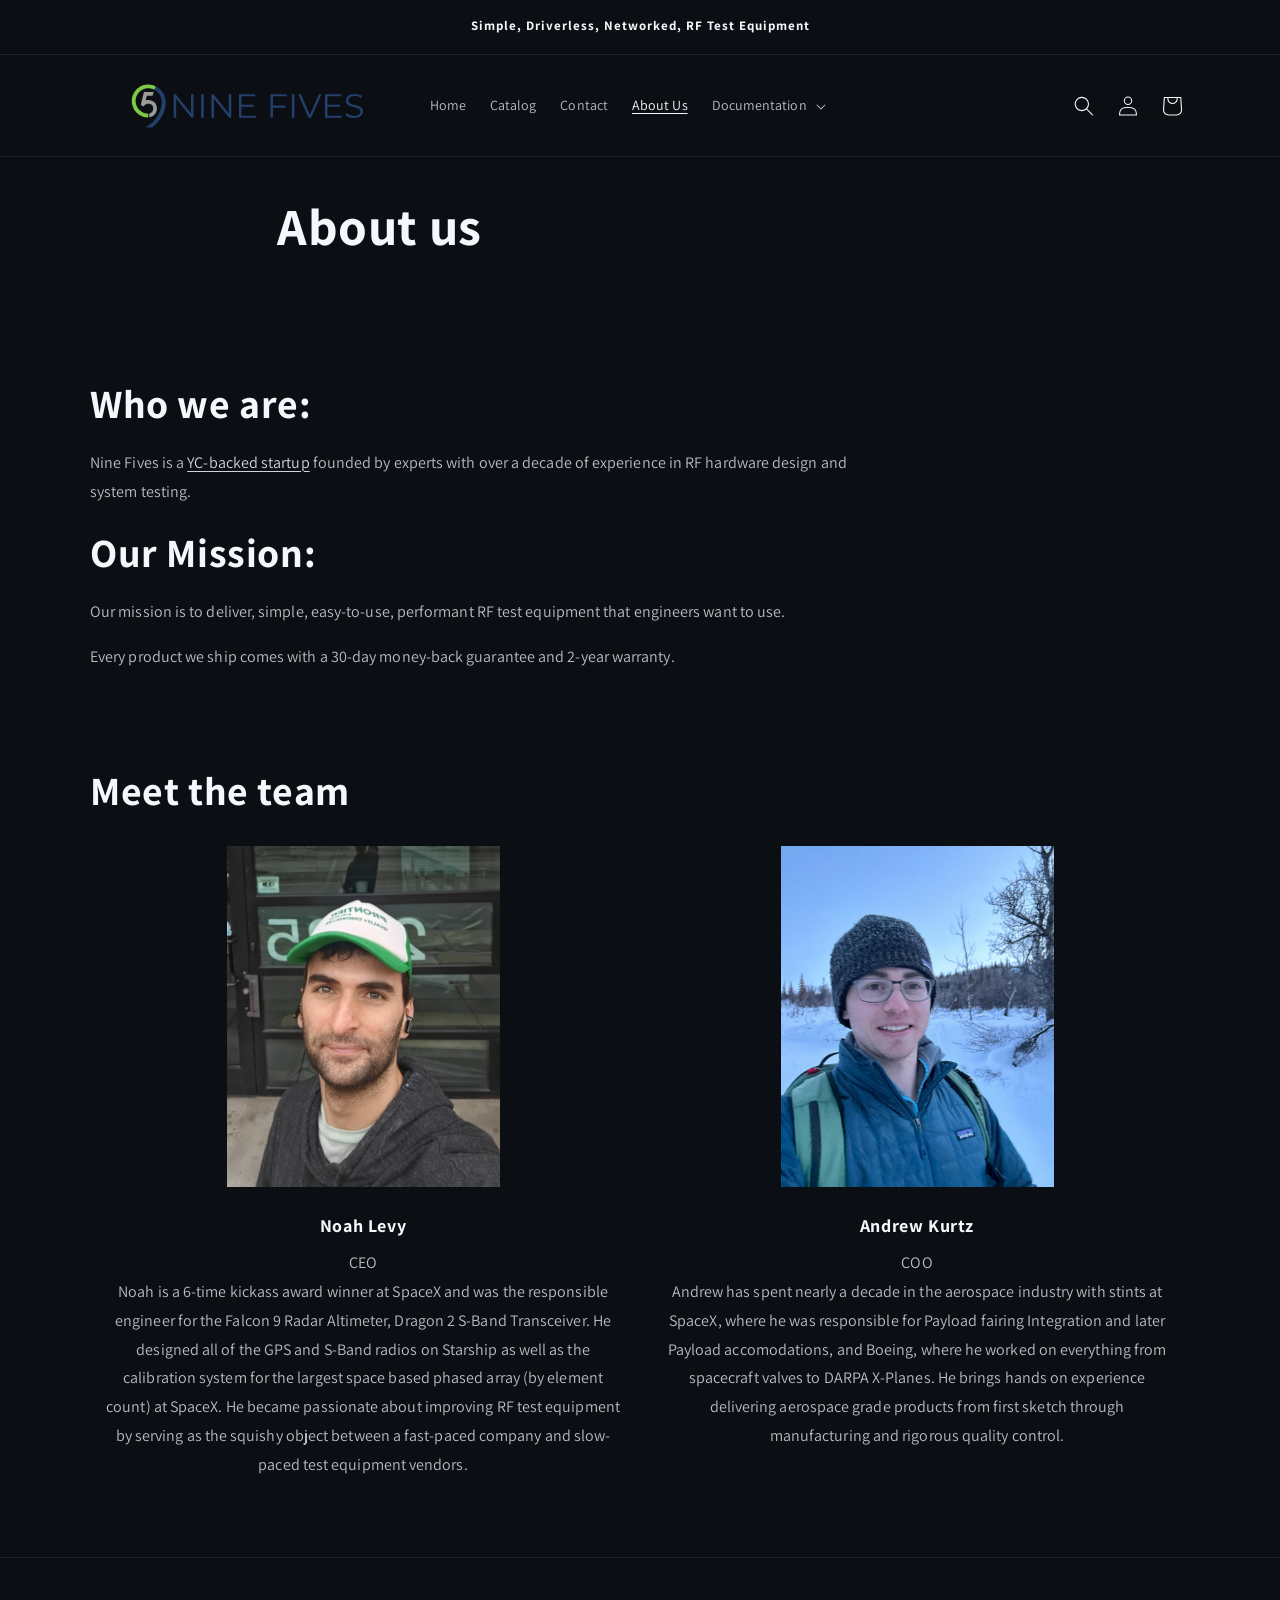
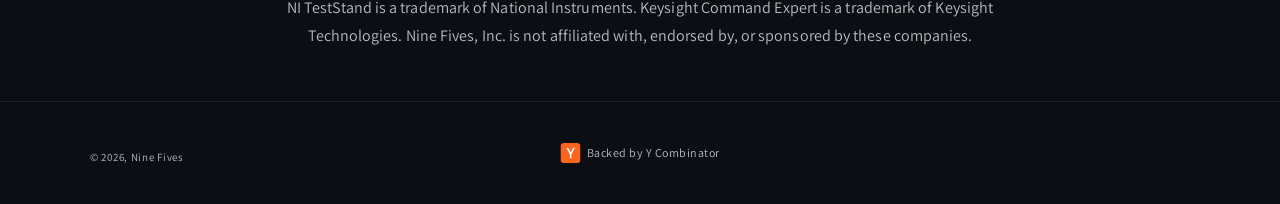
<file: pages/about-us.html>
<!doctype html>
<html class="js" lang="en">
  <head>
    <meta charset="utf-8">
    <meta http-equiv="X-UA-Compatible" content="IE=edge">
    <meta name="viewport" content="width=device-width,initial-scale=1">
    <meta name="theme-color" content="#0b0f14">
    <link rel="icon" type="image/png" href="../assets/img/favicon.png">
    <title>About us – Nine Fives</title>
    <meta name="description" content="Nine Fives LLC is a manufacturer of next-generation RF Test Equipment.">
    <link rel="stylesheet" href="../assets/css/theme-vars.css">
    <link rel="stylesheet" href="../assets/css/base.css">
    <link rel="stylesheet" href="../assets/css/component-list-menu.css">
    <link rel="stylesheet" href="../assets/css/component-search.css">
    <link rel="stylesheet" href="../assets/css/component-menu-drawer.css">
    <link rel="stylesheet" href="../assets/css/component-cart-notification.css">
    <link rel="stylesheet" href="../assets/css/component-price.css">
    <link rel="stylesheet" href="../assets/css/component-predictive-search.css">
    <link rel="stylesheet" href="../assets/css/section-footer.css">
    <link rel="stylesheet" href="../assets/css/component-list-payment.css">
    <link rel="stylesheet" href="../assets/css/component-list-social.css">
    <link rel="stylesheet" href="../assets/css/section-main-page.css">
    <link rel="stylesheet" href="../assets/css/section-rich-text.css">
    <link rel="stylesheet" href="../assets/css/section-multicolumn.css">
    <link rel="stylesheet" href="../assets/css/component-slider.css">
    <style>
      .header { padding: 10px 3rem 10px 3rem; }
      .section-header { position: sticky; margin-bottom: 0px; }
      @media screen and (min-width: 990px) { .header { padding-top: 20px; padding-bottom: 20px; } }
      header-drawer { justify-self: start; margin-left: -1.2rem; }
      @media screen and (min-width: 990px) { header-drawer { display: none; } }
      .menu-drawer-container { display: flex; }
      .list-menu { list-style: none; padding: 0; margin: 0; }
      .list-menu--inline { display: inline-flex; flex-wrap: wrap; }
      summary.list-menu__item { padding-right: 2.7rem; }
      .list-menu__item { display: flex; align-items: center; line-height: calc(1 + 0.3 / var(--font-body-scale)); }
      .list-menu__item--link { text-decoration: none; padding-bottom: 1rem; padding-top: 1rem; }
      @media screen and (min-width: 750px) { .list-menu__item--link { padding-bottom: 0.5rem; padding-top: 0.5rem; } }
      .utility-bar { padding: 8px 0; }
      .utility-bar--bottom-border { border-bottom: 1px solid rgba(var(--color-foreground), 0.08); }
      .announcement-bar__message { text-align: center; margin: 0; }
      .nf-footer-padding { padding-top: 27px; padding-bottom: 27px; }
      @media screen and (min-width: 750px) { .nf-footer-padding { padding-top: 36px; padding-bottom: 36px; } }
    </style>
    <style>
      .nf-page-pad { padding-top: 27px; padding-bottom: 27px; }
      .nf-rt-pad { padding-top: 30px; padding-bottom: 39px; }
      @media screen and (min-width:750px){ .nf-page-pad{padding-top:36px;padding-bottom:36px;} .nf-rt-pad{padding-top:40px;padding-bottom:52px;} }
    </style>
    <script src="../assets/js/constants.js" defer="defer"></script>
    <script src="../assets/js/pubsub.js" defer="defer"></script>
    <script src="../assets/js/global.js" defer="defer"></script>
    <script src="../assets/js/details-disclosure.js" defer="defer"></script>
    <script src="../assets/js/details-modal.js" defer="defer"></script>
    <script src="../assets/js/search-form.js" defer="defer"></script>
    <script src="../assets/js/animations.js" defer="defer"></script>
    <script src="../assets/js/predictive-search.js" defer="defer"></script>
  </head>
  <body class="gradient animate--hover-default">
    <a class="skip-to-content-link button visually-hidden" href="#MainContent">Skip to content</a>
    <!-- Announcement bar -->
    <div class="announcement-bar-section">
      <div class="utility-bar color-scheme-1 gradient utility-bar--bottom-border">
        <div class="page-width utility-bar__grid">
          <div class="announcement-bar" role="region" aria-label="Announcement">
            <p class="announcement-bar__message h5"><span>Simple, Driverless, Networked, RF Test Equipment</span></p>
          </div>
        </div>
      </div>
    </div>

    <div class="section-header">
      <sticky-header data-sticky-type="on-scroll-up" class="header-wrapper color-scheme-1 gradient header-wrapper--border-bottom">
        <header class="header header--middle-left header--mobile-center page-width header--has-menu header--has-account">
          <header-drawer data-breakpoint="tablet">
            <details id="Details-menu-drawer-container" class="menu-drawer-container">
              <summary class="header__icon header__icon--menu header__icon--summary link focus-inset" aria-label="Menu"><span><svg xmlns="http://www.w3.org/2000/svg" fill="none" class="icon icon-hamburger" viewBox="0 0 18 16"><path fill="currentColor" d="M1 .5a.5.5 0 1 0 0 1h15.71a.5.5 0 0 0 0-1zM.5 8a.5.5 0 0 1 .5-.5h15.71a.5.5 0 0 1 0 1H1A.5.5 0 0 1 .5 8m0 7a.5.5 0 0 1 .5-.5h15.71a.5.5 0 0 1 0 1H1a.5.5 0 0 1-.5-.5"/></svg><svg xmlns="http://www.w3.org/2000/svg" fill="none" class="icon icon-close" viewBox="0 0 18 17"><path fill="currentColor" d="M.865 15.978a.5.5 0 0 0 .707.707l7.433-7.431 7.579 7.282a.501.501 0 0 0 .846-.37.5.5 0 0 0-.153-.351L9.712 8.546l7.417-7.416a.5.5 0 1 0-.707-.708L8.991 7.853 1.413.573a.5.5 0 1 0-.693.72l7.563 7.268z"/></svg></span></summary>
              <div id="menu-drawer" class="gradient menu-drawer motion-reduce color-scheme-1">
                <div class="menu-drawer__inner-container">
                  <div class="menu-drawer__navigation-container">
                    <nav class="menu-drawer__navigation">
                      <ul class="menu-drawer__menu has-submenu list-menu" role="list"><li><a href="../index.html" class="menu-drawer__menu-item list-menu__item link link--text focus-inset">Home</a></li>
                        <li><a href="catalog.html" class="menu-drawer__menu-item list-menu__item link link--text focus-inset">Catalog</a></li>
                        <li><a href="contact.html" class="menu-drawer__menu-item list-menu__item link link--text focus-inset">Contact</a></li>
                        <li><a href="about-us.html" class="menu-drawer__menu-item list-menu__item link link--text focus-inset menu-drawer__menu-item--active" aria-current="page">About Us</a></li>
                        <li><details id="Details-menu-drawer-menu-item-5">
                          <summary id="HeaderDrawer-documentation" class="menu-drawer__menu-item list-menu__item link link--text focus-inset">Documentation<span class="svg-wrapper"><svg class="icon icon-caret" viewBox="0 0 10 6"><path fill="currentColor" fill-rule="evenodd" d="M9.354.646a.5.5 0 0 0-.708 0L5 4.293 1.354.646a.5.5 0 0 0-.708.708l4 4a.5.5 0 0 0 .708 0l4-4a.5.5 0 0 0 0-.708" clip-rule="evenodd"/></svg></span></summary>
                          <div id="link-documentation" class="menu-drawer__submenu has-submenu gradient motion-reduce" tabindex="-1">
                            <div class="menu-drawer__inner-submenu">
                              <button class="menu-drawer__close-button link link--text focus-inset" aria-expanded="true"><span class="svg-wrapper"><svg xmlns="http://www.w3.org/2000/svg" fill="none" class="icon icon-arrow" viewBox="0 0 14 10"><path fill="currentColor" fill-rule="evenodd" d="M8.537.808a.5.5 0 0 1 .817-.162l4 4a.5.5 0 0 1 0 .708l-4 4a.5.5 0 1 1-.708-.708L11.793 5.5H1a.5.5 0 0 1 0-1h10.793L8.646 1.354a.5.5 0 0 1-.109-.546" clip-rule="evenodd"/></svg></span>Documentation</button>
                              <ul class="menu-drawer__menu list-menu" role="list" tabindex="-1">
                                <li><a href="documentation.html" class="menu-drawer__menu-item link link--text list-menu__item focus-inset">Docs Landing Page</a></li>
                                <li><a href="https://docs.ninefives.com/attenuator/" class="menu-drawer__menu-item link link--text list-menu__item focus-inset">Attenuator Reference Manual</a></li>
                                <li><a href="../assets/docs/POE-ATTEN-6G_datasheet.pdf" class="menu-drawer__menu-item link link--text list-menu__item focus-inset">Attenuator Datasheet</a></li>
                                <li><a href="https://docs.ninefives.com/switch/" class="menu-drawer__menu-item link link--text list-menu__item focus-inset">SPDT Switch Reference Manual</a></li>
                                <li><a href="../assets/docs/POE-SWITCH-6G_datasheet.pdf" class="menu-drawer__menu-item link link--text list-menu__item focus-inset">SPDT Switch Datasheet</a></li></ul>
                            </div>
                          </div>
                        </details></li></ul>
                    </nav>
                    <div class="menu-drawer__utility-links">
                      <a href="#" class="menu-drawer__account link focus-inset h5 medium-hide large-up-hide" rel="nofollow"><account-icon><span class="svg-wrapper"><svg xmlns="http://www.w3.org/2000/svg" fill="none" class="icon icon-account" viewBox="0 0 18 19"><path fill="currentColor" fill-rule="evenodd" d="M6 4.5a3 3 0 1 1 6 0 3 3 0 0 1-6 0m3-4a4 4 0 1 0 0 8 4 4 0 0 0 0-8m5.58 12.15c1.12.82 1.83 2.24 1.91 4.85H1.51c.08-2.6.79-4.03 1.9-4.85C4.66 11.75 6.5 11.5 9 11.5s4.35.26 5.58 1.15M9 10.5c-2.5 0-4.65.24-6.17 1.35C1.27 12.98.5 14.93.5 18v.5h17V18c0-3.07-.77-5.02-2.33-6.15-1.52-1.1-3.67-1.35-6.17-1.35" clip-rule="evenodd"/></svg></span></account-icon>Log in</a>
                    </div>
                  </div>
                </div>
              </div>
            </details>
          </header-drawer>

          <h1 class="header__heading"><a href="../index.html" class="header__heading-link link link--text focus-inset"><div class="header__heading-logo-wrapper"><img src="../assets/img/logo-horizontal.svg" alt="Nine Fives" width="300" height="46.15384615384615" loading="eager" class="header__heading-logo motion-reduce" sizes="(max-width: 600px) 50vw, 300px"></div></a></h1>

          <nav class="header__inline-menu">
            <ul class="list-menu list-menu--inline" role="list">
              <li><a href="../index.html" class="header__menu-item list-menu__item link link--text focus-inset"><span>Home</span></a></li>
              <li><a href="catalog.html" class="header__menu-item list-menu__item link link--text focus-inset"><span>Catalog</span></a></li>
              <li><a href="contact.html" class="header__menu-item list-menu__item link link--text focus-inset"><span>Contact</span></a></li>
              <li><a href="about-us.html" class="header__menu-item list-menu__item link link--text focus-inset" aria-current="page"><span class="header__active-menu-item">About Us</span></a></li>
              <li><header-menu>
                <details id="Details-HeaderMenu-5">
                  <summary id="HeaderMenu-documentation" class="header__menu-item list-menu__item link focus-inset"><span>Documentation</span><svg class="icon icon-caret" viewBox="0 0 10 6"><path fill="currentColor" fill-rule="evenodd" d="M9.354.646a.5.5 0 0 0-.708 0L5 4.293 1.354.646a.5.5 0 0 0-.708.708l4 4a.5.5 0 0 0 .708 0l4-4a.5.5 0 0 0 0-.708" clip-rule="evenodd"/></svg></summary>
                  <ul id="HeaderMenu-MenuList-5" class="header__submenu list-menu list-menu--disclosure color-scheme-1 gradient caption-large motion-reduce global-settings-popup" role="list" tabindex="-1">
                    <li><a href="documentation.html" class="header__menu-item list-menu__item link link--text focus-inset caption-large">Docs Landing Page</a></li>
                    <li><a href="https://docs.ninefives.com/attenuator/" class="header__menu-item list-menu__item link link--text focus-inset caption-large">Attenuator Reference Manual</a></li>
                    <li><a href="../assets/docs/POE-ATTEN-6G_datasheet.pdf" class="header__menu-item list-menu__item link link--text focus-inset caption-large">Attenuator Datasheet</a></li>
                    <li><a href="https://docs.ninefives.com/switch/" class="header__menu-item list-menu__item link link--text focus-inset caption-large">SPDT Switch Reference Manual</a></li>
                    <li><a href="../assets/docs/POE-SWITCH-6G_datasheet.pdf" class="header__menu-item list-menu__item link link--text focus-inset caption-large">SPDT Switch Datasheet</a></li></ul>
                </details>
              </header-menu></li>
            </ul>
          </nav>

          <div class="header__icons header__icons--localization header-localization">
            <details-modal class="header__search">
              <details>
                <summary class="header__icon header__icon--search header__icon--summary link focus-inset modal__toggle" aria-haspopup="dialog" aria-label="Search"><span><span class="svg-wrapper"><svg fill="none" class="icon icon-search" viewBox="0 0 18 19"><path fill="currentColor" fill-rule="evenodd" d="M11.03 11.68A5.784 5.784 0 1 1 2.85 3.5a5.784 5.784 0 0 1 8.18 8.18m.26 1.12a6.78 6.78 0 1 1 .72-.7l5.4 5.4a.5.5 0 1 1-.71.7z" clip-rule="evenodd"/></svg></span><span class="svg-wrapper header__icon-close"><svg xmlns="http://www.w3.org/2000/svg" fill="none" class="icon icon-close" viewBox="0 0 18 17"><path fill="currentColor" d="M.865 15.978a.5.5 0 0 0 .707.707l7.433-7.431 7.579 7.282a.501.501 0 0 0 .846-.37.5.5 0 0 0-.153-.351L9.712 8.546l7.417-7.416a.5.5 0 1 0-.707-.708L8.991 7.853 1.413.573a.5.5 0 1 0-.693.72l7.563 7.268z"/></svg></span></span></summary>
                <div class="search-modal modal__content gradient" role="dialog" aria-modal="true" aria-label="Search">
                  <div class="modal-overlay"></div>
                  <div class="search-modal__content search-modal__content-bottom" tabindex="-1">
                    <predictive-search class="search-modal__form" data-loading-text="Loading...">
                      <form action="#" method="get" role="search" class="search search-modal__form">
                        <div class="field">
                          <input class="search__input field__input" id="Search-In-Modal" type="search" name="q" value="" placeholder="Search" role="combobox" aria-expanded="false" aria-owns="predictive-search-results" aria-controls="predictive-search-results" aria-haspopup="listbox" aria-autocomplete="list" autocorrect="off" autocomplete="off" autocapitalize="off" spellcheck="false">
                          <label class="field__label" for="Search-In-Modal">Search</label>
                          <input type="hidden" name="options[prefix]" value="last">
                          <button class="search__button field__button" aria-label="Search"><span class="svg-wrapper"><svg fill="none" class="icon icon-search" viewBox="0 0 18 19"><path fill="currentColor" fill-rule="evenodd" d="M11.03 11.68A5.784 5.784 0 1 1 2.85 3.5a5.784 5.784 0 0 1 8.18 8.18m.26 1.12a6.78 6.78 0 1 1 .72-.7l5.4 5.4a.5.5 0 1 1-.71.7z" clip-rule="evenodd"/></svg></span></button>
                        </div>
                        <span class="predictive-search-status visually-hidden" role="status" aria-hidden="true"></span>
                      </form>
                    </predictive-search>
                    <button type="button" class="search-modal__close-button modal__close-button link link--text focus-inset" aria-label="Close"><span class="svg-wrapper"><svg xmlns="http://www.w3.org/2000/svg" fill="none" class="icon icon-close" viewBox="0 0 18 17"><path fill="currentColor" d="M.865 15.978a.5.5 0 0 0 .707.707l7.433-7.431 7.579 7.282a.501.501 0 0 0 .846-.37.5.5 0 0 0-.153-.351L9.712 8.546l7.417-7.416a.5.5 0 1 0-.707-.708L8.991 7.853 1.413.573a.5.5 0 1 0-.693.72l7.563 7.268z"/></svg></span></button>
                  </div>
                </div>
              </details>
            </details-modal>
            <a href="#" class="header__icon header__icon--account link focus-inset small-hide" rel="nofollow"><account-icon><span class="svg-wrapper"><svg xmlns="http://www.w3.org/2000/svg" fill="none" class="icon icon-account" viewBox="0 0 18 19"><path fill="currentColor" fill-rule="evenodd" d="M6 4.5a3 3 0 1 1 6 0 3 3 0 0 1-6 0m3-4a4 4 0 1 0 0 8 4 4 0 0 0 0-8m5.58 12.15c1.12.82 1.83 2.24 1.91 4.85H1.51c.08-2.6.79-4.03 1.9-4.85C4.66 11.75 6.5 11.5 9 11.5s4.35.26 5.58 1.15M9 10.5c-2.5 0-4.65.24-6.17 1.35C1.27 12.98.5 14.93.5 18v.5h17V18c0-3.07-.77-5.02-2.33-6.15-1.52-1.1-3.67-1.35-6.17-1.35" clip-rule="evenodd"/></svg></span></account-icon><span class="visually-hidden">Log in</span></a>
            <a href="#" class="header__icon header__icon--cart link focus-inset" id="cart-icon-bubble"><span class="svg-wrapper"><svg xmlns="http://www.w3.org/2000/svg" fill="none" class="icon icon-cart-empty" viewBox="0 0 40 40"><path fill="currentColor" fill-rule="evenodd" d="M15.75 11.8h-3.16l-.77 11.6a5 5 0 0 0 4.99 5.34h7.38a5 5 0 0 0 4.99-5.33L28.4 11.8zm0 1h-2.22l-.71 10.67a4 4 0 0 0 3.99 4.27h7.38a4 4 0 0 0 4-4.27l-.72-10.67h-2.22v.63a4.75 4.75 0 1 1-9.5 0zm8.5 0h-7.5v.63a3.75 3.75 0 1 0 7.5 0z"/></svg></span><span class="visually-hidden">Cart</span></a>
          </div>
        </header>
      </sticky-header>
    </div>
    <main id="MainContent" class="content-for-layout focus-none" role="main" tabindex="-1">
      <section class="shopify-section section">
        <div class="page-width page-width--narrow nf-page-pad">
          <h1 class="main-page-title page-title h0 scroll-trigger animate--fade-in">About us</h1>
        </div>
      </section>
      <section class="shopify-section section">
        <div class="isolate">
          <div class="rich-text content-container color-scheme-1 gradient rich-text--full-width content-container--full-width nf-rt-pad">
            <div class="rich-text__wrapper rich-text__wrapper--left page-width">
              <div class="rich-text__blocks left">
                <h2 class="rich-text__heading rte inline-richtext h1 scroll-trigger animate--slide-in" data-cascade style="--animation-order: 1;">Who we are:</h2>
                <div class="rich-text__text rte scroll-trigger animate--slide-in" data-cascade style="--animation-order: 2;"><p>Nine Fives is a <a href="https://www.ycombinator.com/launches/QQk-nine-fives-simple-networked-driverless-rf-test-equipment">YC-backed startup</a> founded by experts with over a decade of experience in RF hardware design and system testing.</p></div>
                <h2 class="rich-text__heading rte inline-richtext h1 scroll-trigger animate--slide-in" data-cascade style="--animation-order: 3;">Our Mission:</h2>
                <div class="rich-text__text rte scroll-trigger animate--slide-in" data-cascade style="--animation-order: 4;"><p>Our mission is to deliver, simple, easy-to-use, performant RF test equipment that engineers want to use.</p><p>Every product we ship comes with a 30-day money-back guarantee and 2-year warranty.</p></div>
              </div>
            </div>
          </div>
        </div>
      </section>
      <section class="shopify-section section">
        <div class="multicolumn color-scheme-1 gradient background-none">
          <div class="page-width nf-rt-pad isolate scroll-trigger animate--slide-in" data-cascade>
            <div class="title-wrapper-with-link title-wrapper--self-padded-mobile title-wrapper--no-top-margin multicolumn__title">
              <h2 class="title inline-richtext h1">Meet the team</h2>
            </div>
            <slider-component class="slider-mobile-gutter">
              <ul class="multicolumn-list contains-content-container grid grid--1-col-tablet-down grid--2-col-desktop" role="list">
                <li class="multicolumn-list__item grid__item center scroll-trigger animate--slide-in" data-cascade style="--animation-order: 1;">
                  <div class="multicolumn-card content-container">
                    <div class="multicolumn-card__image-wrapper multicolumn-card__image-wrapper--half-width multicolumn-card-spacing">
                      <div class="media media--transparent media--portrait"><img src="../assets/img/team-noah.png" alt="Noah Levy" class="multicolumn-card__image" loading="lazy" width="800" height="800"></div>
                    </div>
                    <div class="multicolumn-card__info"><h3 class="inline-richtext">Noah Levy</h3><div class="rte"><p>CEO</p><p>Noah is a 6-time kickass award winner at SpaceX and was the responsible engineer for the Falcon 9 Radar Altimeter, Dragon 2 S-Band Transceiver. He designed all of the GPS and S-Band radios on Starship as well as the calibration system for the largest space based phased array (by element count) at SpaceX. He became passionate about improving RF test equipment by serving as the squishy object between a fast-paced company and slow-paced test equipment vendors.</p></div></div>
                  </div>
                </li>
                <li class="multicolumn-list__item grid__item center scroll-trigger animate--slide-in" data-cascade style="--animation-order: 2;">
                  <div class="multicolumn-card content-container">
                    <div class="multicolumn-card__image-wrapper multicolumn-card__image-wrapper--half-width multicolumn-card-spacing">
                      <div class="media media--transparent media--portrait"><img src="../assets/img/team-andrew.png" alt="Andrew Kurtz" class="multicolumn-card__image" loading="lazy" width="800" height="800"></div>
                    </div>
                    <div class="multicolumn-card__info"><h3 class="inline-richtext">Andrew Kurtz</h3><div class="rte"><p>COO</p><p>Andrew has spent nearly a decade in the aerospace industry with stints at SpaceX, where he was responsible for Payload fairing Integration and later Payload accomodations, and Boeing, where he worked on everything from spacecraft valves to DARPA X-Planes. He brings hands on experience delivering aerospace grade products from first sketch through manufacturing and rigorous quality control.</p></div></div>
                  </div>
                </li>
              </ul>
            </slider-component>
          </div>
        </div>
      </section>
    </main>
    <div class="shopify-section shopify-section-group-footer-group">
      <footer class="footer color-scheme-1 gradient nf-footer-padding">
        <div class="footer__content-top page-width">
          <div class="footer__blocks-wrapper grid grid--1-col grid--2-col grid--4-col-tablet scroll-trigger animate--slide-in" data-cascade>
            <div class="footer-block grid__item scroll-trigger animate--slide-in" data-cascade style="--animation-order: 1;">
              <div class="footer-block__brand-info"><div class="rte"><p>NI TestStand is a trademark of National Instruments. Keysight Command Expert is a trademark of Keysight Technologies. Nine Fives, Inc. is not affiliated with, endorsed by, or sponsored by these companies.</p></div></div>
            </div>
          </div>
        </div>
        <div class="footer__content-bottom scroll-trigger animate--slide-in" data-cascade>
          <div class="footer__content-bottom-wrapper page-width">
            <div class="footer__column footer__localization isolate"></div>
            <div class="footer__column footer__column--info"></div>
          </div>
          <div class="footer__content-bottom-wrapper page-width">
            <div class="footer__bottom-row">
              <div class="footer__copyright caption"><small class="copyright__content">&copy; 2026, <a href="../index.html" title="">Nine Fives</a></small></div>
              <div class="footer__yc-badge">
                <a href="https://www.ycombinator.com/companies/nine-fives" target="_blank" rel="noopener" class="footer__yc-link">
                  <svg class="footer__yc-logo" width="20" height="20" viewBox="0 0 256 256" fill="none" xmlns="http://www.w3.org/2000/svg" aria-hidden="true"><rect width="256" height="256" rx="40" fill="#FB651E"/><path d="M119.373 144.745L74.952 62.028h23.903l27.527 54.13c1.286 2.573 2.573 5.146 3.502 7.362 1.286-2.93 2.573-5.503 3.86-7.719l27.884-53.773h23.189l-45.135 82.36v51.584h-19.33V144.745z" fill="#fff"/></svg>
                  Backed by Y Combinator
                </a>
              </div>
            </div>
          </div>
        </div>
      </footer>
    </div>
    <ul hidden>
      <li id="a11y-refresh-page-message">Choosing a selection results in a full page refresh.</li>
      <li id="a11y-new-window-message">Opens in a new window.</li>
    </ul>
  </body>
</html>
</file>
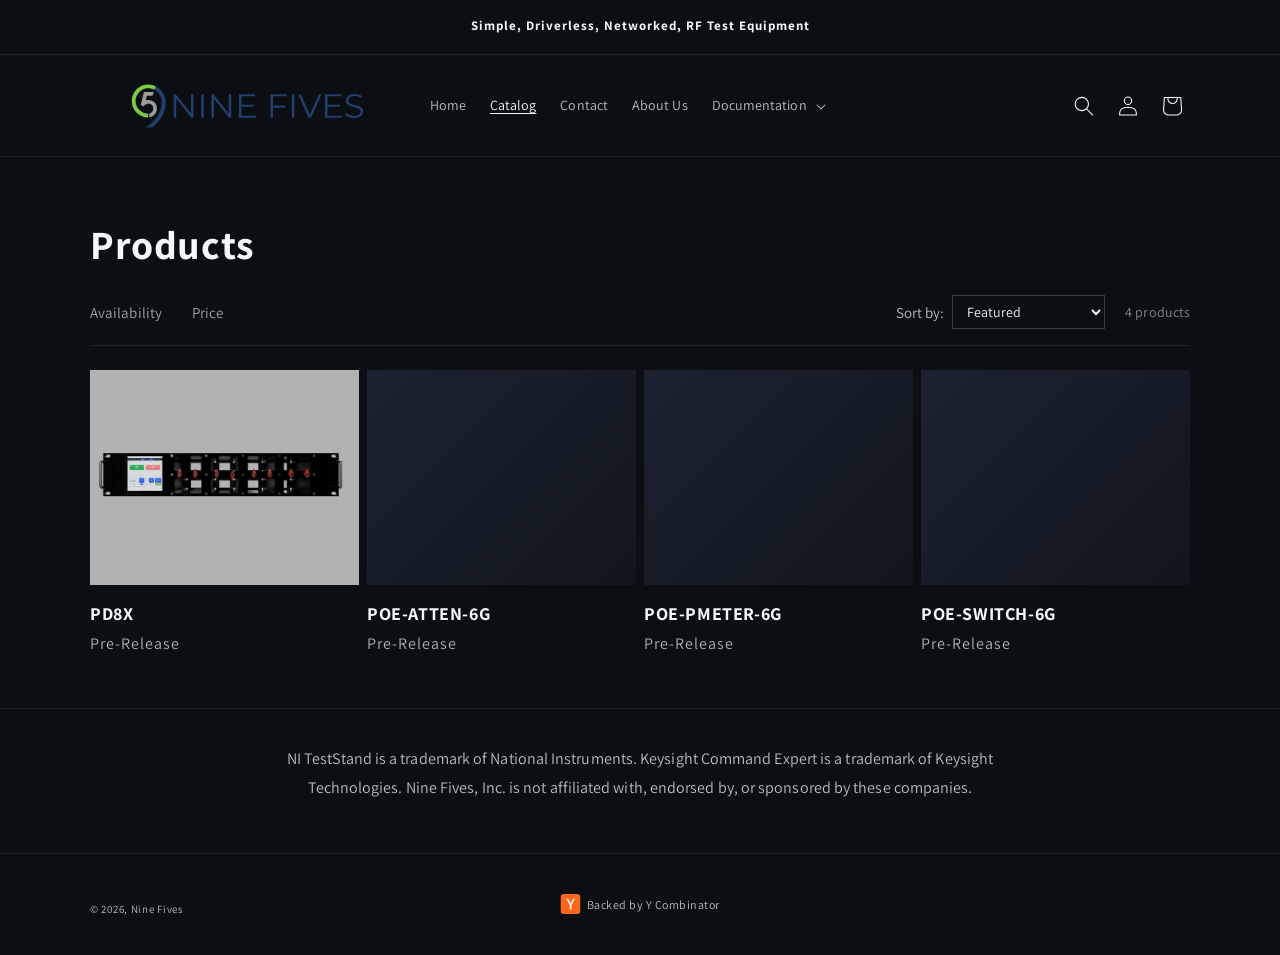
<file: pages/catalog.html>
<!doctype html>
<html class="js" lang="en">
  <head>
    <meta charset="utf-8">
    <meta http-equiv="X-UA-Compatible" content="IE=edge">
    <meta name="viewport" content="width=device-width,initial-scale=1">
    <meta name="theme-color" content="#0b0f14">
    <link rel="icon" type="image/png" href="../assets/img/favicon.png">
    <title>Products – Nine Fives</title>
    <meta name="description" content="Nine Fives LLC is a manufacturer of next-generation RF Test Equipment.">
    <link rel="stylesheet" href="../assets/css/theme-vars.css">
    <link rel="stylesheet" href="../assets/css/base.css">
    <link rel="stylesheet" href="../assets/css/component-list-menu.css">
    <link rel="stylesheet" href="../assets/css/component-search.css">
    <link rel="stylesheet" href="../assets/css/component-menu-drawer.css">
    <link rel="stylesheet" href="../assets/css/component-cart-notification.css">
    <link rel="stylesheet" href="../assets/css/component-price.css">
    <link rel="stylesheet" href="../assets/css/component-predictive-search.css">
    <link rel="stylesheet" href="../assets/css/section-footer.css">
    <link rel="stylesheet" href="../assets/css/component-list-payment.css">
    <link rel="stylesheet" href="../assets/css/component-list-social.css">
    <link rel="stylesheet" href="../assets/css/component-card.css">
    <link rel="stylesheet" href="../assets/css/component-collection-hero.css">
    <link rel="stylesheet" href="../assets/css/component-facets.css">
    <link rel="stylesheet" href="../assets/css/component-rating.css">
    <link rel="stylesheet" href="../assets/css/template-collection.css">
    <link rel="stylesheet" href="../assets/css/component-show-more.css">
    <link rel="stylesheet" href="../assets/css/component-swatch-input.css">
    <link rel="stylesheet" href="../assets/css/component-swatch.css">
    <link rel="stylesheet" href="../assets/css/component-volume-pricing.css">
    <link rel="stylesheet" href="../assets/css/quantity-popover.css">
    <link rel="stylesheet" href="../assets/css/quick-order-list.css">
    <style>
      .header { padding: 10px 3rem 10px 3rem; }
      .section-header { position: sticky; margin-bottom: 0px; }
      @media screen and (min-width: 990px) { .header { padding-top: 20px; padding-bottom: 20px; } }
      header-drawer { justify-self: start; margin-left: -1.2rem; }
      @media screen and (min-width: 990px) { header-drawer { display: none; } }
      .menu-drawer-container { display: flex; }
      .list-menu { list-style: none; padding: 0; margin: 0; }
      .list-menu--inline { display: inline-flex; flex-wrap: wrap; }
      summary.list-menu__item { padding-right: 2.7rem; }
      .list-menu__item { display: flex; align-items: center; line-height: calc(1 + 0.3 / var(--font-body-scale)); }
      .list-menu__item--link { text-decoration: none; padding-bottom: 1rem; padding-top: 1rem; }
      @media screen and (min-width: 750px) { .list-menu__item--link { padding-bottom: 0.5rem; padding-top: 0.5rem; } }
      .utility-bar { padding: 8px 0; }
      .utility-bar--bottom-border { border-bottom: 1px solid rgba(var(--color-foreground), 0.08); }
      .announcement-bar__message { text-align: center; margin: 0; }
      .nf-footer-padding { padding-top: 27px; padding-bottom: 27px; }
      @media screen and (min-width: 750px) { .nf-footer-padding { padding-top: 36px; padding-bottom: 36px; } }
    </style>
    <style>
      .nf-placeholder { width: 100%; height: 100%; background: linear-gradient(135deg, #1b2230, #11161e); display:block; }
      .card__inner .nf-placeholder { position:absolute; inset:0; }
      .nf-prerelease { opacity: 0.7; }
      .nf-collection-pad { padding-top: 36px; padding-bottom: 36px; }
      .nf-facets { display:flex; flex-wrap:wrap; gap: 1.6rem 3rem; align-items:center; justify-content:space-between; border-bottom:1px solid rgba(var(--color-foreground),.08); padding-bottom: 1.6rem; margin-bottom: 2.4rem; }
      .nf-facets__filters { display:flex; gap:2.4rem; align-items:center; flex-wrap:wrap; }
      .nf-facets__group { font-size:1.5rem; display:flex; align-items:center; gap:.6rem; opacity:.85; cursor:pointer; }
      .nf-facets__count { font-size:1.4rem; opacity:.7; }
      .nf-facets__sort { display:flex; align-items:center; gap:.8rem; font-size:1.5rem; }
      .nf-facets__sort select { background:rgb(var(--color-background)); color:rgb(var(--color-foreground)); border:1px solid rgba(var(--color-foreground),.2); padding:.6rem 1rem; font-family:inherit; font-size:1.4rem; }
    </style>
    <script src="../assets/js/constants.js" defer="defer"></script>
    <script src="../assets/js/pubsub.js" defer="defer"></script>
    <script src="../assets/js/global.js" defer="defer"></script>
    <script src="../assets/js/details-disclosure.js" defer="defer"></script>
    <script src="../assets/js/details-modal.js" defer="defer"></script>
    <script src="../assets/js/search-form.js" defer="defer"></script>
    <script src="../assets/js/animations.js" defer="defer"></script>
    <script src="../assets/js/predictive-search.js" defer="defer"></script>
  </head>
  <body class="gradient animate--hover-default">
    <a class="skip-to-content-link button visually-hidden" href="#MainContent">Skip to content</a>
    <!-- Announcement bar -->
    <div class="announcement-bar-section">
      <div class="utility-bar color-scheme-1 gradient utility-bar--bottom-border">
        <div class="page-width utility-bar__grid">
          <div class="announcement-bar" role="region" aria-label="Announcement">
            <p class="announcement-bar__message h5"><span>Simple, Driverless, Networked, RF Test Equipment</span></p>
          </div>
        </div>
      </div>
    </div>

    <div class="section-header">
      <sticky-header data-sticky-type="on-scroll-up" class="header-wrapper color-scheme-1 gradient header-wrapper--border-bottom">
        <header class="header header--middle-left header--mobile-center page-width header--has-menu header--has-account">
          <header-drawer data-breakpoint="tablet">
            <details id="Details-menu-drawer-container" class="menu-drawer-container">
              <summary class="header__icon header__icon--menu header__icon--summary link focus-inset" aria-label="Menu"><span><svg xmlns="http://www.w3.org/2000/svg" fill="none" class="icon icon-hamburger" viewBox="0 0 18 16"><path fill="currentColor" d="M1 .5a.5.5 0 1 0 0 1h15.71a.5.5 0 0 0 0-1zM.5 8a.5.5 0 0 1 .5-.5h15.71a.5.5 0 0 1 0 1H1A.5.5 0 0 1 .5 8m0 7a.5.5 0 0 1 .5-.5h15.71a.5.5 0 0 1 0 1H1a.5.5 0 0 1-.5-.5"/></svg><svg xmlns="http://www.w3.org/2000/svg" fill="none" class="icon icon-close" viewBox="0 0 18 17"><path fill="currentColor" d="M.865 15.978a.5.5 0 0 0 .707.707l7.433-7.431 7.579 7.282a.501.501 0 0 0 .846-.37.5.5 0 0 0-.153-.351L9.712 8.546l7.417-7.416a.5.5 0 1 0-.707-.708L8.991 7.853 1.413.573a.5.5 0 1 0-.693.72l7.563 7.268z"/></svg></span></summary>
              <div id="menu-drawer" class="gradient menu-drawer motion-reduce color-scheme-1">
                <div class="menu-drawer__inner-container">
                  <div class="menu-drawer__navigation-container">
                    <nav class="menu-drawer__navigation">
                      <ul class="menu-drawer__menu has-submenu list-menu" role="list"><li><a href="../index.html" class="menu-drawer__menu-item list-menu__item link link--text focus-inset">Home</a></li>
                        <li><a href="catalog.html" class="menu-drawer__menu-item list-menu__item link link--text focus-inset menu-drawer__menu-item--active" aria-current="page">Catalog</a></li>
                        <li><a href="contact.html" class="menu-drawer__menu-item list-menu__item link link--text focus-inset">Contact</a></li>
                        <li><a href="about-us.html" class="menu-drawer__menu-item list-menu__item link link--text focus-inset">About Us</a></li>
                        <li><details id="Details-menu-drawer-menu-item-5">
                          <summary id="HeaderDrawer-documentation" class="menu-drawer__menu-item list-menu__item link link--text focus-inset">Documentation<span class="svg-wrapper"><svg class="icon icon-caret" viewBox="0 0 10 6"><path fill="currentColor" fill-rule="evenodd" d="M9.354.646a.5.5 0 0 0-.708 0L5 4.293 1.354.646a.5.5 0 0 0-.708.708l4 4a.5.5 0 0 0 .708 0l4-4a.5.5 0 0 0 0-.708" clip-rule="evenodd"/></svg></span></summary>
                          <div id="link-documentation" class="menu-drawer__submenu has-submenu gradient motion-reduce" tabindex="-1">
                            <div class="menu-drawer__inner-submenu">
                              <button class="menu-drawer__close-button link link--text focus-inset" aria-expanded="true"><span class="svg-wrapper"><svg xmlns="http://www.w3.org/2000/svg" fill="none" class="icon icon-arrow" viewBox="0 0 14 10"><path fill="currentColor" fill-rule="evenodd" d="M8.537.808a.5.5 0 0 1 .817-.162l4 4a.5.5 0 0 1 0 .708l-4 4a.5.5 0 1 1-.708-.708L11.793 5.5H1a.5.5 0 0 1 0-1h10.793L8.646 1.354a.5.5 0 0 1-.109-.546" clip-rule="evenodd"/></svg></span>Documentation</button>
                              <ul class="menu-drawer__menu list-menu" role="list" tabindex="-1">
                                <li><a href="documentation.html" class="menu-drawer__menu-item link link--text list-menu__item focus-inset">Docs Landing Page</a></li>
                                <li><a href="https://docs.ninefives.com/attenuator/" class="menu-drawer__menu-item link link--text list-menu__item focus-inset">Attenuator Reference Manual</a></li>
                                <li><a href="../assets/docs/POE-ATTEN-6G_datasheet.pdf" class="menu-drawer__menu-item link link--text list-menu__item focus-inset">Attenuator Datasheet</a></li>
                                <li><a href="https://docs.ninefives.com/switch/" class="menu-drawer__menu-item link link--text list-menu__item focus-inset">SPDT Switch Reference Manual</a></li>
                                <li><a href="../assets/docs/POE-SWITCH-6G_datasheet.pdf" class="menu-drawer__menu-item link link--text list-menu__item focus-inset">SPDT Switch Datasheet</a></li></ul>
                            </div>
                          </div>
                        </details></li></ul>
                    </nav>
                    <div class="menu-drawer__utility-links">
                      <a href="#" class="menu-drawer__account link focus-inset h5 medium-hide large-up-hide" rel="nofollow"><account-icon><span class="svg-wrapper"><svg xmlns="http://www.w3.org/2000/svg" fill="none" class="icon icon-account" viewBox="0 0 18 19"><path fill="currentColor" fill-rule="evenodd" d="M6 4.5a3 3 0 1 1 6 0 3 3 0 0 1-6 0m3-4a4 4 0 1 0 0 8 4 4 0 0 0 0-8m5.58 12.15c1.12.82 1.83 2.24 1.91 4.85H1.51c.08-2.6.79-4.03 1.9-4.85C4.66 11.75 6.5 11.5 9 11.5s4.35.26 5.58 1.15M9 10.5c-2.5 0-4.65.24-6.17 1.35C1.27 12.98.5 14.93.5 18v.5h17V18c0-3.07-.77-5.02-2.33-6.15-1.52-1.1-3.67-1.35-6.17-1.35" clip-rule="evenodd"/></svg></span></account-icon>Log in</a>
                    </div>
                  </div>
                </div>
              </div>
            </details>
          </header-drawer>

          <h1 class="header__heading"><a href="../index.html" class="header__heading-link link link--text focus-inset"><div class="header__heading-logo-wrapper"><img src="../assets/img/logo-horizontal.svg" alt="Nine Fives" width="300" height="46.15384615384615" loading="eager" class="header__heading-logo motion-reduce" sizes="(max-width: 600px) 50vw, 300px"></div></a></h1>

          <nav class="header__inline-menu">
            <ul class="list-menu list-menu--inline" role="list">
              <li><a href="../index.html" class="header__menu-item list-menu__item link link--text focus-inset"><span>Home</span></a></li>
              <li><a href="catalog.html" class="header__menu-item list-menu__item link link--text focus-inset" aria-current="page"><span class="header__active-menu-item">Catalog</span></a></li>
              <li><a href="contact.html" class="header__menu-item list-menu__item link link--text focus-inset"><span>Contact</span></a></li>
              <li><a href="about-us.html" class="header__menu-item list-menu__item link link--text focus-inset"><span>About Us</span></a></li>
              <li><header-menu>
                <details id="Details-HeaderMenu-5">
                  <summary id="HeaderMenu-documentation" class="header__menu-item list-menu__item link focus-inset"><span>Documentation</span><svg class="icon icon-caret" viewBox="0 0 10 6"><path fill="currentColor" fill-rule="evenodd" d="M9.354.646a.5.5 0 0 0-.708 0L5 4.293 1.354.646a.5.5 0 0 0-.708.708l4 4a.5.5 0 0 0 .708 0l4-4a.5.5 0 0 0 0-.708" clip-rule="evenodd"/></svg></summary>
                  <ul id="HeaderMenu-MenuList-5" class="header__submenu list-menu list-menu--disclosure color-scheme-1 gradient caption-large motion-reduce global-settings-popup" role="list" tabindex="-1">
                    <li><a href="documentation.html" class="header__menu-item list-menu__item link link--text focus-inset caption-large">Docs Landing Page</a></li>
                    <li><a href="https://docs.ninefives.com/attenuator/" class="header__menu-item list-menu__item link link--text focus-inset caption-large">Attenuator Reference Manual</a></li>
                    <li><a href="../assets/docs/POE-ATTEN-6G_datasheet.pdf" class="header__menu-item list-menu__item link link--text focus-inset caption-large">Attenuator Datasheet</a></li>
                    <li><a href="https://docs.ninefives.com/switch/" class="header__menu-item list-menu__item link link--text focus-inset caption-large">SPDT Switch Reference Manual</a></li>
                    <li><a href="../assets/docs/POE-SWITCH-6G_datasheet.pdf" class="header__menu-item list-menu__item link link--text focus-inset caption-large">SPDT Switch Datasheet</a></li></ul>
                </details>
              </header-menu></li>
            </ul>
          </nav>

          <div class="header__icons header__icons--localization header-localization">
            <details-modal class="header__search">
              <details>
                <summary class="header__icon header__icon--search header__icon--summary link focus-inset modal__toggle" aria-haspopup="dialog" aria-label="Search"><span><span class="svg-wrapper"><svg fill="none" class="icon icon-search" viewBox="0 0 18 19"><path fill="currentColor" fill-rule="evenodd" d="M11.03 11.68A5.784 5.784 0 1 1 2.85 3.5a5.784 5.784 0 0 1 8.18 8.18m.26 1.12a6.78 6.78 0 1 1 .72-.7l5.4 5.4a.5.5 0 1 1-.71.7z" clip-rule="evenodd"/></svg></span><span class="svg-wrapper header__icon-close"><svg xmlns="http://www.w3.org/2000/svg" fill="none" class="icon icon-close" viewBox="0 0 18 17"><path fill="currentColor" d="M.865 15.978a.5.5 0 0 0 .707.707l7.433-7.431 7.579 7.282a.501.501 0 0 0 .846-.37.5.5 0 0 0-.153-.351L9.712 8.546l7.417-7.416a.5.5 0 1 0-.707-.708L8.991 7.853 1.413.573a.5.5 0 1 0-.693.72l7.563 7.268z"/></svg></span></span></summary>
                <div class="search-modal modal__content gradient" role="dialog" aria-modal="true" aria-label="Search">
                  <div class="modal-overlay"></div>
                  <div class="search-modal__content search-modal__content-bottom" tabindex="-1">
                    <predictive-search class="search-modal__form" data-loading-text="Loading...">
                      <form action="#" method="get" role="search" class="search search-modal__form">
                        <div class="field">
                          <input class="search__input field__input" id="Search-In-Modal" type="search" name="q" value="" placeholder="Search" role="combobox" aria-expanded="false" aria-owns="predictive-search-results" aria-controls="predictive-search-results" aria-haspopup="listbox" aria-autocomplete="list" autocorrect="off" autocomplete="off" autocapitalize="off" spellcheck="false">
                          <label class="field__label" for="Search-In-Modal">Search</label>
                          <input type="hidden" name="options[prefix]" value="last">
                          <button class="search__button field__button" aria-label="Search"><span class="svg-wrapper"><svg fill="none" class="icon icon-search" viewBox="0 0 18 19"><path fill="currentColor" fill-rule="evenodd" d="M11.03 11.68A5.784 5.784 0 1 1 2.85 3.5a5.784 5.784 0 0 1 8.18 8.18m.26 1.12a6.78 6.78 0 1 1 .72-.7l5.4 5.4a.5.5 0 1 1-.71.7z" clip-rule="evenodd"/></svg></span></button>
                        </div>
                        <span class="predictive-search-status visually-hidden" role="status" aria-hidden="true"></span>
                      </form>
                    </predictive-search>
                    <button type="button" class="search-modal__close-button modal__close-button link link--text focus-inset" aria-label="Close"><span class="svg-wrapper"><svg xmlns="http://www.w3.org/2000/svg" fill="none" class="icon icon-close" viewBox="0 0 18 17"><path fill="currentColor" d="M.865 15.978a.5.5 0 0 0 .707.707l7.433-7.431 7.579 7.282a.501.501 0 0 0 .846-.37.5.5 0 0 0-.153-.351L9.712 8.546l7.417-7.416a.5.5 0 1 0-.707-.708L8.991 7.853 1.413.573a.5.5 0 1 0-.693.72l7.563 7.268z"/></svg></span></button>
                  </div>
                </div>
              </details>
            </details-modal>
            <a href="#" class="header__icon header__icon--account link focus-inset small-hide" rel="nofollow"><account-icon><span class="svg-wrapper"><svg xmlns="http://www.w3.org/2000/svg" fill="none" class="icon icon-account" viewBox="0 0 18 19"><path fill="currentColor" fill-rule="evenodd" d="M6 4.5a3 3 0 1 1 6 0 3 3 0 0 1-6 0m3-4a4 4 0 1 0 0 8 4 4 0 0 0 0-8m5.58 12.15c1.12.82 1.83 2.24 1.91 4.85H1.51c.08-2.6.79-4.03 1.9-4.85C4.66 11.75 6.5 11.5 9 11.5s4.35.26 5.58 1.15M9 10.5c-2.5 0-4.65.24-6.17 1.35C1.27 12.98.5 14.93.5 18v.5h17V18c0-3.07-.77-5.02-2.33-6.15-1.52-1.1-3.67-1.35-6.17-1.35" clip-rule="evenodd"/></svg></span></account-icon><span class="visually-hidden">Log in</span></a>
            <a href="#" class="header__icon header__icon--cart link focus-inset" id="cart-icon-bubble"><span class="svg-wrapper"><svg xmlns="http://www.w3.org/2000/svg" fill="none" class="icon icon-cart-empty" viewBox="0 0 40 40"><path fill="currentColor" fill-rule="evenodd" d="M15.75 11.8h-3.16l-.77 11.6a5 5 0 0 0 4.99 5.34h7.38a5 5 0 0 0 4.99-5.33L28.4 11.8zm0 1h-2.22l-.71 10.67a4 4 0 0 0 3.99 4.27h7.38a4 4 0 0 0 4-4.27l-.72-10.67h-2.22v.63a4.75 4.75 0 1 1-9.5 0zm8.5 0h-7.5v.63a3.75 3.75 0 1 0 7.5 0z"/></svg></span><span class="visually-hidden">Cart</span></a>
          </div>
        </header>
      </sticky-header>
    </div>
    <main id="MainContent" class="content-for-layout focus-none" role="main" tabindex="-1">
      <section class="shopify-section section">
        <div class="collection page-width nf-collection-pad">
          <div class="collection-hero">
            <div class="collection-hero__inner">
              <div class="collection-hero__text-wrapper">
                <h1 class="collection-hero__title"><span class="visually-hidden">Collection: </span>Products</h1>
              </div>
            </div>
          </div>
          <div class="nf-facets">
            <div class="nf-facets__filters">
              <span class="nf-facets__group">Availability <svg class="icon icon-caret" viewBox="0 0 10 6"><path fill="currentColor" fill-rule="evenodd" d="M9.354.646a.5.5 0 0 0-.708 0L5 4.293 1.354.646a.5.5 0 0 0-.708.708l4 4a.5.5 0 0 0 .708 0l4-4a.5.5 0 0 0 0-.708" clip-rule="evenodd"/></svg></span>
              <span class="nf-facets__group">Price <svg class="icon icon-caret" viewBox="0 0 10 6"><path fill="currentColor" fill-rule="evenodd" d="M9.354.646a.5.5 0 0 0-.708 0L5 4.293 1.354.646a.5.5 0 0 0-.708.708l4 4a.5.5 0 0 0 .708 0l4-4a.5.5 0 0 0 0-.708" clip-rule="evenodd"/></svg></span>
            </div>
            <div class="nf-facets__right" style="display:flex; gap:2rem; align-items:center;">
              <div class="nf-facets__sort"><label for="SortBy">Sort by:</label>
                <select id="SortBy" name="sort_by">
                  <option value="manual" selected>Featured</option>
                  <option value="best-selling">Best selling</option>
                  <option value="title-ascending">Alphabetically, A-Z</option>
                  <option value="title-descending">Alphabetically, Z-A</option>
                  <option value="price-ascending">Price, low to high</option>
                  <option value="price-descending">Price, high to low</option>
                  <option value="created-ascending">Date, old to new</option>
                  <option value="created-descending">Date, new to old</option>
                </select>
              </div>
              <span class="nf-facets__count">4 products</span>
            </div>
          </div>
          <ul class="grid product-grid grid--2-col-tablet-down grid--4-col-desktop" role="list">
        <li class="grid__item scroll-trigger animate--slide-in" data-cascade style="--animation-order: 1;">
          <div class="card-wrapper product-card-wrapper underline-links-hover">
            <div class="card card--standard card--media" style="--ratio-percent: 80.0%;">
              <div class="card__inner color-scheme-2 gradient ratio" style="--ratio-percent: 80.0%;">
                <div class="card__media"><div class="media media--transparent media--hover-effect"><img srcset="../assets/img/product-fr2.png 533w, ../assets/img/product-fr2.png 720w" src="../assets/img/product-fr2.png" sizes="(min-width: 1200px) 267px, (min-width: 990px) calc((100vw - 130px) / 4), (min-width: 750px) calc((100vw - 120px) / 3), calc((100vw - 35px) / 2)" alt="PD8X" class="motion-reduce" width="1280" height="1024"></div></div>
              </div>
              <div class="card__content">
                <div class="card__information">
                  <h3 class="card__heading"><a href="#" class="full-unstyled-link">PD8X</a></h3>
                  <div class="card-information"><span class="caption-large light"></span>
                    <div class="price"><div class="price__container"><div class="price__regular"><span class="price-item price-item--regular nf-prerelease">Pre-Release</span></div></div></div>
                  </div>
                </div>
                <div class="card__badge bottom left"><span class="badge color-scheme-2">Pre-Release</span></div>
              </div>
            </div>
          </div>
        </li>
        <li class="grid__item scroll-trigger animate--slide-in" data-cascade style="--animation-order: 2;">
          <div class="card-wrapper product-card-wrapper underline-links-hover">
            <div class="card card--standard card--media" style="--ratio-percent: 80.0%;">
              <div class="card__inner color-scheme-2 gradient ratio" style="--ratio-percent: 80.0%;">
                <div class="card__media"><div class="media media--transparent media--hover-effect"><div class="nf-placeholder" role="img" aria-label="POE-ATTEN-6G"></div></div></div>
              </div>
              <div class="card__content">
                <div class="card__information">
                  <h3 class="card__heading"><a href="#" class="full-unstyled-link">POE-ATTEN-6G</a></h3>
                  <div class="card-information"><span class="caption-large light"></span>
                    <div class="price"><div class="price__container"><div class="price__regular"><span class="price-item price-item--regular nf-prerelease">Pre-Release</span></div></div></div>
                  </div>
                </div>
                <div class="card__badge bottom left"><span class="badge color-scheme-2">Pre-Release</span></div>
              </div>
            </div>
          </div>
        </li>
        <li class="grid__item scroll-trigger animate--slide-in" data-cascade style="--animation-order: 3;">
          <div class="card-wrapper product-card-wrapper underline-links-hover">
            <div class="card card--standard card--media" style="--ratio-percent: 80.0%;">
              <div class="card__inner color-scheme-2 gradient ratio" style="--ratio-percent: 80.0%;">
                <div class="card__media"><div class="media media--transparent media--hover-effect"><div class="nf-placeholder" role="img" aria-label="POE-PMETER-6G"></div></div></div>
              </div>
              <div class="card__content">
                <div class="card__information">
                  <h3 class="card__heading"><a href="#" class="full-unstyled-link">POE-PMETER-6G</a></h3>
                  <div class="card-information"><span class="caption-large light"></span>
                    <div class="price"><div class="price__container"><div class="price__regular"><span class="price-item price-item--regular nf-prerelease">Pre-Release</span></div></div></div>
                  </div>
                </div>
                <div class="card__badge bottom left"><span class="badge color-scheme-2">Pre-Release</span></div>
              </div>
            </div>
          </div>
        </li>
        <li class="grid__item scroll-trigger animate--slide-in" data-cascade style="--animation-order: 4;">
          <div class="card-wrapper product-card-wrapper underline-links-hover">
            <div class="card card--standard card--media" style="--ratio-percent: 80.0%;">
              <div class="card__inner color-scheme-2 gradient ratio" style="--ratio-percent: 80.0%;">
                <div class="card__media"><div class="media media--transparent media--hover-effect"><div class="nf-placeholder" role="img" aria-label="POE-SWITCH-6G"></div></div></div>
              </div>
              <div class="card__content">
                <div class="card__information">
                  <h3 class="card__heading"><a href="#" class="full-unstyled-link">POE-SWITCH-6G</a></h3>
                  <div class="card-information"><span class="caption-large light"></span>
                    <div class="price"><div class="price__container"><div class="price__regular"><span class="price-item price-item--regular nf-prerelease">Pre-Release</span></div></div></div>
                  </div>
                </div>
                <div class="card__badge bottom left"><span class="badge color-scheme-2">Pre-Release</span></div>
              </div>
            </div>
          </div>
        </li>
          </ul>
        </div>
      </section>
    </main>
    <div class="shopify-section shopify-section-group-footer-group">
      <footer class="footer color-scheme-1 gradient nf-footer-padding">
        <div class="footer__content-top page-width">
          <div class="footer__blocks-wrapper grid grid--1-col grid--2-col grid--4-col-tablet scroll-trigger animate--slide-in" data-cascade>
            <div class="footer-block grid__item scroll-trigger animate--slide-in" data-cascade style="--animation-order: 1;">
              <div class="footer-block__brand-info"><div class="rte"><p>NI TestStand is a trademark of National Instruments. Keysight Command Expert is a trademark of Keysight Technologies. Nine Fives, Inc. is not affiliated with, endorsed by, or sponsored by these companies.</p></div></div>
            </div>
          </div>
        </div>
        <div class="footer__content-bottom scroll-trigger animate--slide-in" data-cascade>
          <div class="footer__content-bottom-wrapper page-width">
            <div class="footer__column footer__localization isolate"></div>
            <div class="footer__column footer__column--info"></div>
          </div>
          <div class="footer__content-bottom-wrapper page-width">
            <div class="footer__bottom-row">
              <div class="footer__copyright caption"><small class="copyright__content">&copy; 2026, <a href="../index.html" title="">Nine Fives</a></small></div>
              <div class="footer__yc-badge">
                <a href="https://www.ycombinator.com/companies/nine-fives" target="_blank" rel="noopener" class="footer__yc-link">
                  <svg class="footer__yc-logo" width="20" height="20" viewBox="0 0 256 256" fill="none" xmlns="http://www.w3.org/2000/svg" aria-hidden="true"><rect width="256" height="256" rx="40" fill="#FB651E"/><path d="M119.373 144.745L74.952 62.028h23.903l27.527 54.13c1.286 2.573 2.573 5.146 3.502 7.362 1.286-2.93 2.573-5.503 3.86-7.719l27.884-53.773h23.189l-45.135 82.36v51.584h-19.33V144.745z" fill="#fff"/></svg>
                  Backed by Y Combinator
                </a>
              </div>
            </div>
          </div>
        </div>
      </footer>
    </div>
    <ul hidden>
      <li id="a11y-refresh-page-message">Choosing a selection results in a full page refresh.</li>
      <li id="a11y-new-window-message">Opens in a new window.</li>
    </ul>
  </body>
</html>
</file>
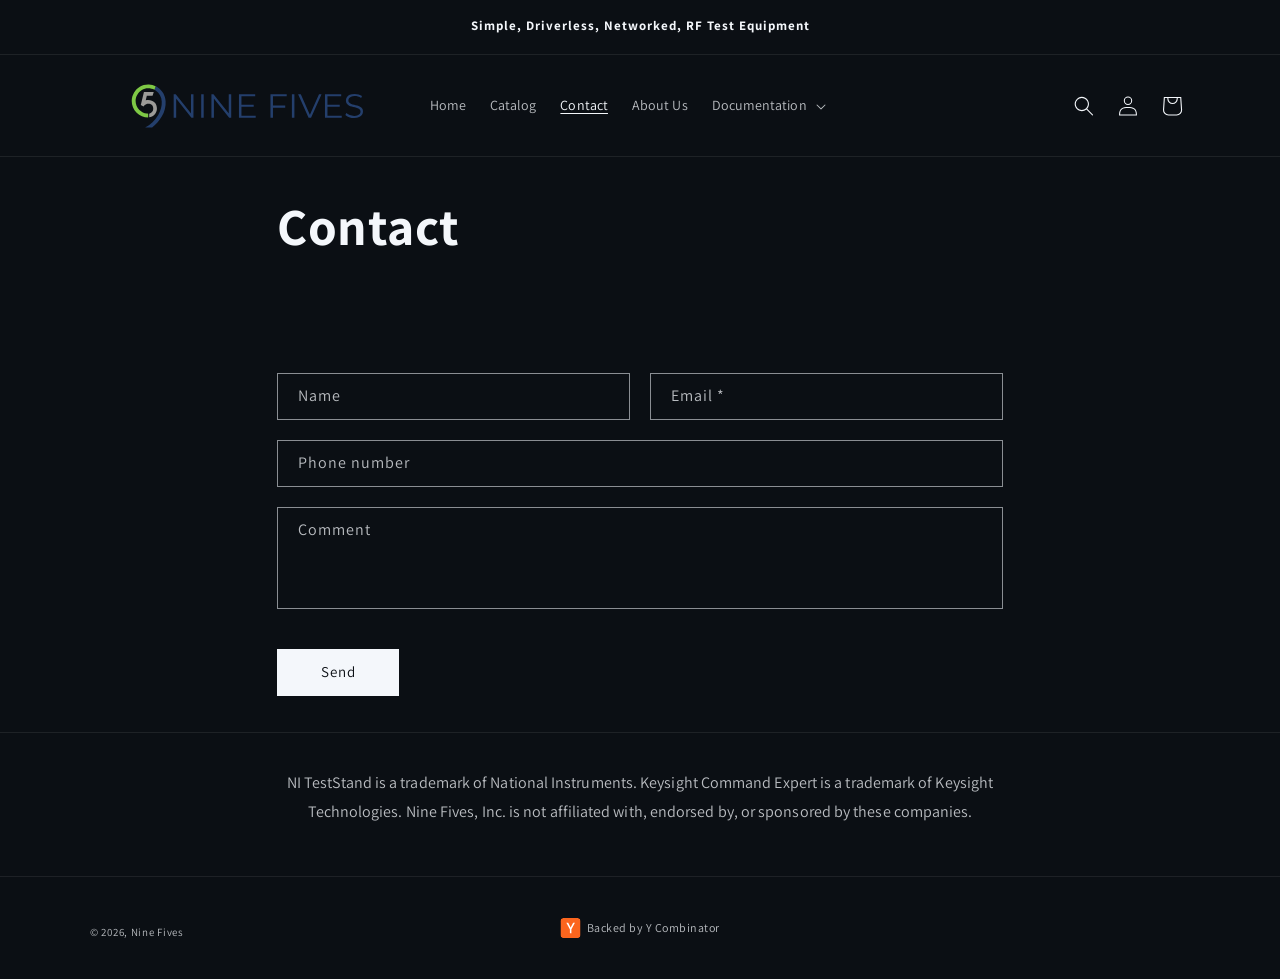
<file: pages/contact.html>
<!doctype html>
<html class="js" lang="en">
  <head>
    <meta charset="utf-8">
    <meta http-equiv="X-UA-Compatible" content="IE=edge">
    <meta name="viewport" content="width=device-width,initial-scale=1">
    <meta name="theme-color" content="#0b0f14">
    <link rel="icon" type="image/png" href="../assets/img/favicon.png">
    <title>Contact – Nine Fives</title>
    <meta name="description" content="Nine Fives LLC is a manufacturer of next-generation RF Test Equipment.">
    <link rel="stylesheet" href="../assets/css/theme-vars.css">
    <link rel="stylesheet" href="../assets/css/base.css">
    <link rel="stylesheet" href="../assets/css/component-list-menu.css">
    <link rel="stylesheet" href="../assets/css/component-search.css">
    <link rel="stylesheet" href="../assets/css/component-menu-drawer.css">
    <link rel="stylesheet" href="../assets/css/component-cart-notification.css">
    <link rel="stylesheet" href="../assets/css/component-price.css">
    <link rel="stylesheet" href="../assets/css/component-predictive-search.css">
    <link rel="stylesheet" href="../assets/css/section-footer.css">
    <link rel="stylesheet" href="../assets/css/component-list-payment.css">
    <link rel="stylesheet" href="../assets/css/component-list-social.css">
    <link rel="stylesheet" href="../assets/css/section-main-page.css">
    <link rel="stylesheet" href="../assets/css/section-contact-form.css">
    <style>
      .header { padding: 10px 3rem 10px 3rem; }
      .section-header { position: sticky; margin-bottom: 0px; }
      @media screen and (min-width: 990px) { .header { padding-top: 20px; padding-bottom: 20px; } }
      header-drawer { justify-self: start; margin-left: -1.2rem; }
      @media screen and (min-width: 990px) { header-drawer { display: none; } }
      .menu-drawer-container { display: flex; }
      .list-menu { list-style: none; padding: 0; margin: 0; }
      .list-menu--inline { display: inline-flex; flex-wrap: wrap; }
      summary.list-menu__item { padding-right: 2.7rem; }
      .list-menu__item { display: flex; align-items: center; line-height: calc(1 + 0.3 / var(--font-body-scale)); }
      .list-menu__item--link { text-decoration: none; padding-bottom: 1rem; padding-top: 1rem; }
      @media screen and (min-width: 750px) { .list-menu__item--link { padding-bottom: 0.5rem; padding-top: 0.5rem; } }
      .utility-bar { padding: 8px 0; }
      .utility-bar--bottom-border { border-bottom: 1px solid rgba(var(--color-foreground), 0.08); }
      .announcement-bar__message { text-align: center; margin: 0; }
      .nf-footer-padding { padding-top: 27px; padding-bottom: 27px; }
      @media screen and (min-width: 750px) { .nf-footer-padding { padding-top: 36px; padding-bottom: 36px; } }
    </style>
    <style>
      .nf-page-pad { padding-top: 27px; padding-bottom: 27px; }
      @media screen and (min-width:750px){ .nf-page-pad{padding-top:36px;padding-bottom:36px;} }
    </style>
    <script src="../assets/js/constants.js" defer="defer"></script>
    <script src="../assets/js/pubsub.js" defer="defer"></script>
    <script src="../assets/js/global.js" defer="defer"></script>
    <script src="../assets/js/details-disclosure.js" defer="defer"></script>
    <script src="../assets/js/details-modal.js" defer="defer"></script>
    <script src="../assets/js/search-form.js" defer="defer"></script>
    <script src="../assets/js/animations.js" defer="defer"></script>
    <script src="../assets/js/predictive-search.js" defer="defer"></script>
  </head>
  <body class="gradient animate--hover-default">
    <a class="skip-to-content-link button visually-hidden" href="#MainContent">Skip to content</a>
    <!-- Announcement bar -->
    <div class="announcement-bar-section">
      <div class="utility-bar color-scheme-1 gradient utility-bar--bottom-border">
        <div class="page-width utility-bar__grid">
          <div class="announcement-bar" role="region" aria-label="Announcement">
            <p class="announcement-bar__message h5"><span>Simple, Driverless, Networked, RF Test Equipment</span></p>
          </div>
        </div>
      </div>
    </div>

    <div class="section-header">
      <sticky-header data-sticky-type="on-scroll-up" class="header-wrapper color-scheme-1 gradient header-wrapper--border-bottom">
        <header class="header header--middle-left header--mobile-center page-width header--has-menu header--has-account">
          <header-drawer data-breakpoint="tablet">
            <details id="Details-menu-drawer-container" class="menu-drawer-container">
              <summary class="header__icon header__icon--menu header__icon--summary link focus-inset" aria-label="Menu"><span><svg xmlns="http://www.w3.org/2000/svg" fill="none" class="icon icon-hamburger" viewBox="0 0 18 16"><path fill="currentColor" d="M1 .5a.5.5 0 1 0 0 1h15.71a.5.5 0 0 0 0-1zM.5 8a.5.5 0 0 1 .5-.5h15.71a.5.5 0 0 1 0 1H1A.5.5 0 0 1 .5 8m0 7a.5.5 0 0 1 .5-.5h15.71a.5.5 0 0 1 0 1H1a.5.5 0 0 1-.5-.5"/></svg><svg xmlns="http://www.w3.org/2000/svg" fill="none" class="icon icon-close" viewBox="0 0 18 17"><path fill="currentColor" d="M.865 15.978a.5.5 0 0 0 .707.707l7.433-7.431 7.579 7.282a.501.501 0 0 0 .846-.37.5.5 0 0 0-.153-.351L9.712 8.546l7.417-7.416a.5.5 0 1 0-.707-.708L8.991 7.853 1.413.573a.5.5 0 1 0-.693.72l7.563 7.268z"/></svg></span></summary>
              <div id="menu-drawer" class="gradient menu-drawer motion-reduce color-scheme-1">
                <div class="menu-drawer__inner-container">
                  <div class="menu-drawer__navigation-container">
                    <nav class="menu-drawer__navigation">
                      <ul class="menu-drawer__menu has-submenu list-menu" role="list"><li><a href="../index.html" class="menu-drawer__menu-item list-menu__item link link--text focus-inset">Home</a></li>
                        <li><a href="catalog.html" class="menu-drawer__menu-item list-menu__item link link--text focus-inset">Catalog</a></li>
                        <li><a href="contact.html" class="menu-drawer__menu-item list-menu__item link link--text focus-inset menu-drawer__menu-item--active" aria-current="page">Contact</a></li>
                        <li><a href="about-us.html" class="menu-drawer__menu-item list-menu__item link link--text focus-inset">About Us</a></li>
                        <li><details id="Details-menu-drawer-menu-item-5">
                          <summary id="HeaderDrawer-documentation" class="menu-drawer__menu-item list-menu__item link link--text focus-inset">Documentation<span class="svg-wrapper"><svg class="icon icon-caret" viewBox="0 0 10 6"><path fill="currentColor" fill-rule="evenodd" d="M9.354.646a.5.5 0 0 0-.708 0L5 4.293 1.354.646a.5.5 0 0 0-.708.708l4 4a.5.5 0 0 0 .708 0l4-4a.5.5 0 0 0 0-.708" clip-rule="evenodd"/></svg></span></summary>
                          <div id="link-documentation" class="menu-drawer__submenu has-submenu gradient motion-reduce" tabindex="-1">
                            <div class="menu-drawer__inner-submenu">
                              <button class="menu-drawer__close-button link link--text focus-inset" aria-expanded="true"><span class="svg-wrapper"><svg xmlns="http://www.w3.org/2000/svg" fill="none" class="icon icon-arrow" viewBox="0 0 14 10"><path fill="currentColor" fill-rule="evenodd" d="M8.537.808a.5.5 0 0 1 .817-.162l4 4a.5.5 0 0 1 0 .708l-4 4a.5.5 0 1 1-.708-.708L11.793 5.5H1a.5.5 0 0 1 0-1h10.793L8.646 1.354a.5.5 0 0 1-.109-.546" clip-rule="evenodd"/></svg></span>Documentation</button>
                              <ul class="menu-drawer__menu list-menu" role="list" tabindex="-1">
                                <li><a href="documentation.html" class="menu-drawer__menu-item link link--text list-menu__item focus-inset">Docs Landing Page</a></li>
                                <li><a href="https://docs.ninefives.com/attenuator/" class="menu-drawer__menu-item link link--text list-menu__item focus-inset">Attenuator Reference Manual</a></li>
                                <li><a href="../assets/docs/POE-ATTEN-6G_datasheet.pdf" class="menu-drawer__menu-item link link--text list-menu__item focus-inset">Attenuator Datasheet</a></li>
                                <li><a href="https://docs.ninefives.com/switch/" class="menu-drawer__menu-item link link--text list-menu__item focus-inset">SPDT Switch Reference Manual</a></li>
                                <li><a href="../assets/docs/POE-SWITCH-6G_datasheet.pdf" class="menu-drawer__menu-item link link--text list-menu__item focus-inset">SPDT Switch Datasheet</a></li></ul>
                            </div>
                          </div>
                        </details></li></ul>
                    </nav>
                    <div class="menu-drawer__utility-links">
                      <a href="#" class="menu-drawer__account link focus-inset h5 medium-hide large-up-hide" rel="nofollow"><account-icon><span class="svg-wrapper"><svg xmlns="http://www.w3.org/2000/svg" fill="none" class="icon icon-account" viewBox="0 0 18 19"><path fill="currentColor" fill-rule="evenodd" d="M6 4.5a3 3 0 1 1 6 0 3 3 0 0 1-6 0m3-4a4 4 0 1 0 0 8 4 4 0 0 0 0-8m5.58 12.15c1.12.82 1.83 2.24 1.91 4.85H1.51c.08-2.6.79-4.03 1.9-4.85C4.66 11.75 6.5 11.5 9 11.5s4.35.26 5.58 1.15M9 10.5c-2.5 0-4.65.24-6.17 1.35C1.27 12.98.5 14.93.5 18v.5h17V18c0-3.07-.77-5.02-2.33-6.15-1.52-1.1-3.67-1.35-6.17-1.35" clip-rule="evenodd"/></svg></span></account-icon>Log in</a>
                    </div>
                  </div>
                </div>
              </div>
            </details>
          </header-drawer>

          <h1 class="header__heading"><a href="../index.html" class="header__heading-link link link--text focus-inset"><div class="header__heading-logo-wrapper"><img src="../assets/img/logo-horizontal.svg" alt="Nine Fives" width="300" height="46.15384615384615" loading="eager" class="header__heading-logo motion-reduce" sizes="(max-width: 600px) 50vw, 300px"></div></a></h1>

          <nav class="header__inline-menu">
            <ul class="list-menu list-menu--inline" role="list">
              <li><a href="../index.html" class="header__menu-item list-menu__item link link--text focus-inset"><span>Home</span></a></li>
              <li><a href="catalog.html" class="header__menu-item list-menu__item link link--text focus-inset"><span>Catalog</span></a></li>
              <li><a href="contact.html" class="header__menu-item list-menu__item link link--text focus-inset" aria-current="page"><span class="header__active-menu-item">Contact</span></a></li>
              <li><a href="about-us.html" class="header__menu-item list-menu__item link link--text focus-inset"><span>About Us</span></a></li>
              <li><header-menu>
                <details id="Details-HeaderMenu-5">
                  <summary id="HeaderMenu-documentation" class="header__menu-item list-menu__item link focus-inset"><span>Documentation</span><svg class="icon icon-caret" viewBox="0 0 10 6"><path fill="currentColor" fill-rule="evenodd" d="M9.354.646a.5.5 0 0 0-.708 0L5 4.293 1.354.646a.5.5 0 0 0-.708.708l4 4a.5.5 0 0 0 .708 0l4-4a.5.5 0 0 0 0-.708" clip-rule="evenodd"/></svg></summary>
                  <ul id="HeaderMenu-MenuList-5" class="header__submenu list-menu list-menu--disclosure color-scheme-1 gradient caption-large motion-reduce global-settings-popup" role="list" tabindex="-1">
                    <li><a href="documentation.html" class="header__menu-item list-menu__item link link--text focus-inset caption-large">Docs Landing Page</a></li>
                    <li><a href="https://docs.ninefives.com/attenuator/" class="header__menu-item list-menu__item link link--text focus-inset caption-large">Attenuator Reference Manual</a></li>
                    <li><a href="../assets/docs/POE-ATTEN-6G_datasheet.pdf" class="header__menu-item list-menu__item link link--text focus-inset caption-large">Attenuator Datasheet</a></li>
                    <li><a href="https://docs.ninefives.com/switch/" class="header__menu-item list-menu__item link link--text focus-inset caption-large">SPDT Switch Reference Manual</a></li>
                    <li><a href="../assets/docs/POE-SWITCH-6G_datasheet.pdf" class="header__menu-item list-menu__item link link--text focus-inset caption-large">SPDT Switch Datasheet</a></li></ul>
                </details>
              </header-menu></li>
            </ul>
          </nav>

          <div class="header__icons header__icons--localization header-localization">
            <details-modal class="header__search">
              <details>
                <summary class="header__icon header__icon--search header__icon--summary link focus-inset modal__toggle" aria-haspopup="dialog" aria-label="Search"><span><span class="svg-wrapper"><svg fill="none" class="icon icon-search" viewBox="0 0 18 19"><path fill="currentColor" fill-rule="evenodd" d="M11.03 11.68A5.784 5.784 0 1 1 2.85 3.5a5.784 5.784 0 0 1 8.18 8.18m.26 1.12a6.78 6.78 0 1 1 .72-.7l5.4 5.4a.5.5 0 1 1-.71.7z" clip-rule="evenodd"/></svg></span><span class="svg-wrapper header__icon-close"><svg xmlns="http://www.w3.org/2000/svg" fill="none" class="icon icon-close" viewBox="0 0 18 17"><path fill="currentColor" d="M.865 15.978a.5.5 0 0 0 .707.707l7.433-7.431 7.579 7.282a.501.501 0 0 0 .846-.37.5.5 0 0 0-.153-.351L9.712 8.546l7.417-7.416a.5.5 0 1 0-.707-.708L8.991 7.853 1.413.573a.5.5 0 1 0-.693.72l7.563 7.268z"/></svg></span></span></summary>
                <div class="search-modal modal__content gradient" role="dialog" aria-modal="true" aria-label="Search">
                  <div class="modal-overlay"></div>
                  <div class="search-modal__content search-modal__content-bottom" tabindex="-1">
                    <predictive-search class="search-modal__form" data-loading-text="Loading...">
                      <form action="#" method="get" role="search" class="search search-modal__form">
                        <div class="field">
                          <input class="search__input field__input" id="Search-In-Modal" type="search" name="q" value="" placeholder="Search" role="combobox" aria-expanded="false" aria-owns="predictive-search-results" aria-controls="predictive-search-results" aria-haspopup="listbox" aria-autocomplete="list" autocorrect="off" autocomplete="off" autocapitalize="off" spellcheck="false">
                          <label class="field__label" for="Search-In-Modal">Search</label>
                          <input type="hidden" name="options[prefix]" value="last">
                          <button class="search__button field__button" aria-label="Search"><span class="svg-wrapper"><svg fill="none" class="icon icon-search" viewBox="0 0 18 19"><path fill="currentColor" fill-rule="evenodd" d="M11.03 11.68A5.784 5.784 0 1 1 2.85 3.5a5.784 5.784 0 0 1 8.18 8.18m.26 1.12a6.78 6.78 0 1 1 .72-.7l5.4 5.4a.5.5 0 1 1-.71.7z" clip-rule="evenodd"/></svg></span></button>
                        </div>
                        <span class="predictive-search-status visually-hidden" role="status" aria-hidden="true"></span>
                      </form>
                    </predictive-search>
                    <button type="button" class="search-modal__close-button modal__close-button link link--text focus-inset" aria-label="Close"><span class="svg-wrapper"><svg xmlns="http://www.w3.org/2000/svg" fill="none" class="icon icon-close" viewBox="0 0 18 17"><path fill="currentColor" d="M.865 15.978a.5.5 0 0 0 .707.707l7.433-7.431 7.579 7.282a.501.501 0 0 0 .846-.37.5.5 0 0 0-.153-.351L9.712 8.546l7.417-7.416a.5.5 0 1 0-.707-.708L8.991 7.853 1.413.573a.5.5 0 1 0-.693.72l7.563 7.268z"/></svg></span></button>
                  </div>
                </div>
              </details>
            </details-modal>
            <a href="#" class="header__icon header__icon--account link focus-inset small-hide" rel="nofollow"><account-icon><span class="svg-wrapper"><svg xmlns="http://www.w3.org/2000/svg" fill="none" class="icon icon-account" viewBox="0 0 18 19"><path fill="currentColor" fill-rule="evenodd" d="M6 4.5a3 3 0 1 1 6 0 3 3 0 0 1-6 0m3-4a4 4 0 1 0 0 8 4 4 0 0 0 0-8m5.58 12.15c1.12.82 1.83 2.24 1.91 4.85H1.51c.08-2.6.79-4.03 1.9-4.85C4.66 11.75 6.5 11.5 9 11.5s4.35.26 5.58 1.15M9 10.5c-2.5 0-4.65.24-6.17 1.35C1.27 12.98.5 14.93.5 18v.5h17V18c0-3.07-.77-5.02-2.33-6.15-1.52-1.1-3.67-1.35-6.17-1.35" clip-rule="evenodd"/></svg></span></account-icon><span class="visually-hidden">Log in</span></a>
            <a href="#" class="header__icon header__icon--cart link focus-inset" id="cart-icon-bubble"><span class="svg-wrapper"><svg xmlns="http://www.w3.org/2000/svg" fill="none" class="icon icon-cart-empty" viewBox="0 0 40 40"><path fill="currentColor" fill-rule="evenodd" d="M15.75 11.8h-3.16l-.77 11.6a5 5 0 0 0 4.99 5.34h7.38a5 5 0 0 0 4.99-5.33L28.4 11.8zm0 1h-2.22l-.71 10.67a4 4 0 0 0 3.99 4.27h7.38a4 4 0 0 0 4-4.27l-.72-10.67h-2.22v.63a4.75 4.75 0 1 1-9.5 0zm8.5 0h-7.5v.63a3.75 3.75 0 1 0 7.5 0z"/></svg></span><span class="visually-hidden">Cart</span></a>
          </div>
        </header>
      </sticky-header>
    </div>
    <main id="MainContent" class="content-for-layout focus-none" role="main" tabindex="-1">
      <section class="shopify-section section">
        <div class="page-width page-width--narrow nf-page-pad">
          <h1 class="main-page-title page-title h0 scroll-trigger animate--fade-in">Contact</h1>
        </div>
      </section>
      <section class="shopify-section section">
        <div class="color-scheme-1 gradient">
          <div class="contact page-width page-width--narrow nf-page-pad">
            <h2 class="visually-hidden">Contact form</h2>
            <form method="post" action="#" id="ContactForm" accept-charset="UTF-8" class="isolate scroll-trigger animate--slide-in">
              <div class="contact__fields">
                <div class="field">
                  <input class="field__input" autocomplete="name" type="text" id="ContactForm-name" name="contact[Name]" value="" placeholder="Name">
                  <label class="field__label" for="ContactForm-name">Name</label>
                </div>
                <div class="field">
                  <input autocomplete="email" type="email" id="ContactForm-email" class="field__input" name="contact[email]" spellcheck="false" autocapitalize="off" value="" aria-required="true" placeholder="Email">
                  <label class="field__label" for="ContactForm-email">Email <span aria-hidden="true">*</span></label>
                </div>
              </div>
              <div class="field">
                <input type="tel" id="ContactForm-phone" class="field__input" autocomplete="tel" name="contact[Phone number]" pattern="[0-9\-]*" value="" placeholder="Phone number">
                <label class="field__label" for="ContactForm-phone">Phone number</label>
              </div>
              <div class="field">
                <textarea rows="10" id="ContactForm-body" class="text-area field__input" name="contact[Comment]" placeholder="Comment"></textarea>
                <label class="form__label field__label" for="ContactForm-body">Comment</label>
              </div>
              <div class="contact__button"><button type="submit" class="button">Send</button></div>
            </form>
          </div>
        </div>
      </section>
    </main>
    <div class="shopify-section shopify-section-group-footer-group">
      <footer class="footer color-scheme-1 gradient nf-footer-padding">
        <div class="footer__content-top page-width">
          <div class="footer__blocks-wrapper grid grid--1-col grid--2-col grid--4-col-tablet scroll-trigger animate--slide-in" data-cascade>
            <div class="footer-block grid__item scroll-trigger animate--slide-in" data-cascade style="--animation-order: 1;">
              <div class="footer-block__brand-info"><div class="rte"><p>NI TestStand is a trademark of National Instruments. Keysight Command Expert is a trademark of Keysight Technologies. Nine Fives, Inc. is not affiliated with, endorsed by, or sponsored by these companies.</p></div></div>
            </div>
          </div>
        </div>
        <div class="footer__content-bottom scroll-trigger animate--slide-in" data-cascade>
          <div class="footer__content-bottom-wrapper page-width">
            <div class="footer__column footer__localization isolate"></div>
            <div class="footer__column footer__column--info"></div>
          </div>
          <div class="footer__content-bottom-wrapper page-width">
            <div class="footer__bottom-row">
              <div class="footer__copyright caption"><small class="copyright__content">&copy; 2026, <a href="../index.html" title="">Nine Fives</a></small></div>
              <div class="footer__yc-badge">
                <a href="https://www.ycombinator.com/companies/nine-fives" target="_blank" rel="noopener" class="footer__yc-link">
                  <svg class="footer__yc-logo" width="20" height="20" viewBox="0 0 256 256" fill="none" xmlns="http://www.w3.org/2000/svg" aria-hidden="true"><rect width="256" height="256" rx="40" fill="#FB651E"/><path d="M119.373 144.745L74.952 62.028h23.903l27.527 54.13c1.286 2.573 2.573 5.146 3.502 7.362 1.286-2.93 2.573-5.503 3.86-7.719l27.884-53.773h23.189l-45.135 82.36v51.584h-19.33V144.745z" fill="#fff"/></svg>
                  Backed by Y Combinator
                </a>
              </div>
            </div>
          </div>
        </div>
      </footer>
    </div>
    <ul hidden>
      <li id="a11y-refresh-page-message">Choosing a selection results in a full page refresh.</li>
      <li id="a11y-new-window-message">Opens in a new window.</li>
    </ul>
  </body>
</html>
</file>
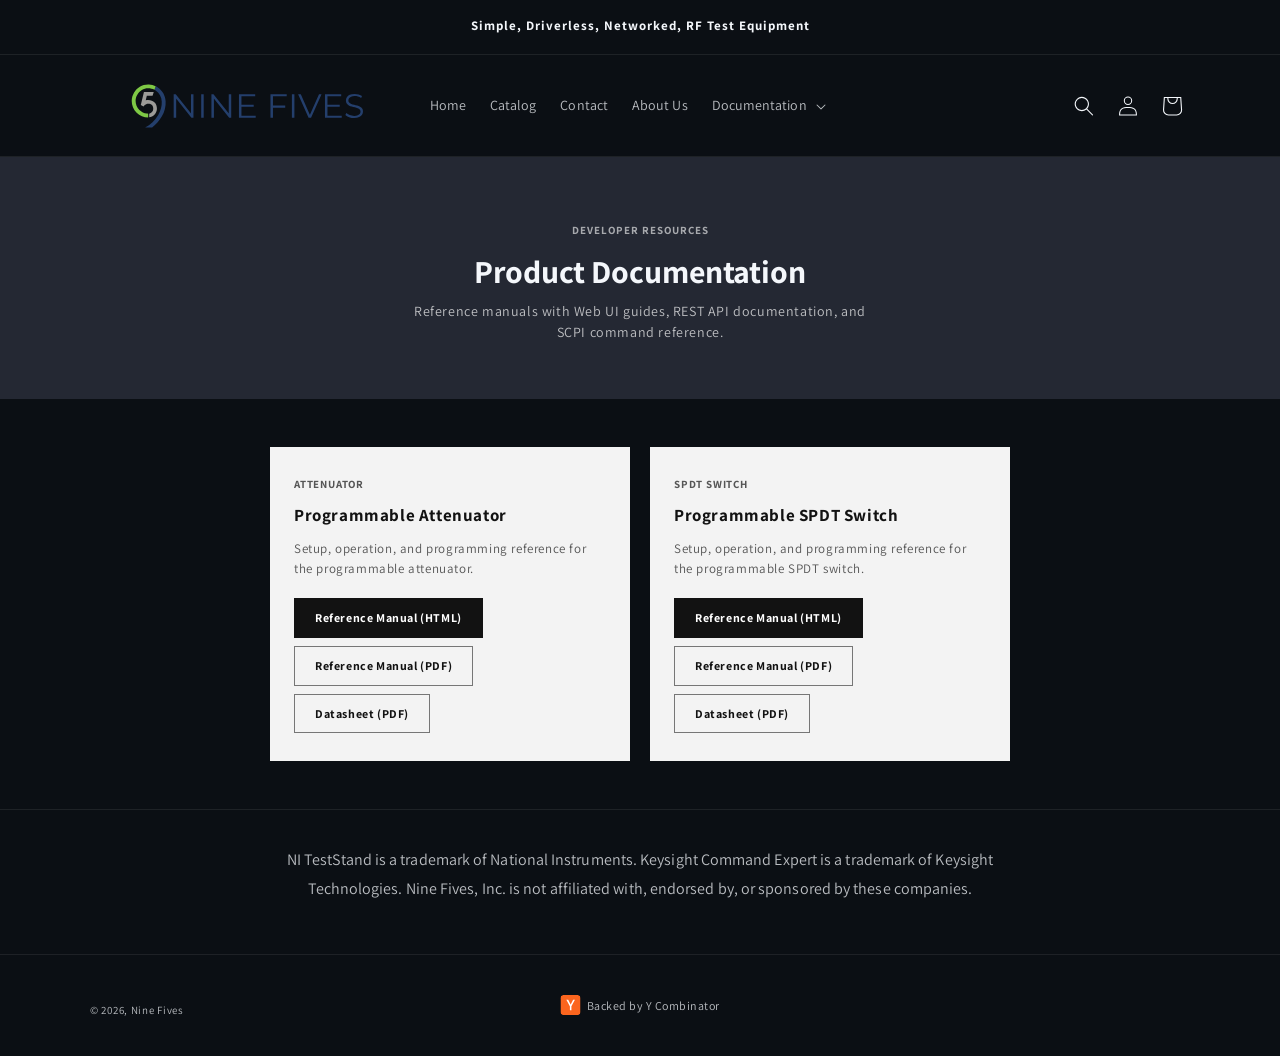
<file: pages/documentation.html>
<!doctype html>
<html class="js" lang="en">
  <head>
    <meta charset="utf-8">
    <meta http-equiv="X-UA-Compatible" content="IE=edge">
    <meta name="viewport" content="width=device-width,initial-scale=1">
    <meta name="theme-color" content="#0b0f14">
    <link rel="icon" type="image/png" href="../assets/img/favicon.png">
    <title>Documentation – Nine Fives</title>
    <meta name="description" content="Nine Fives LLC is a manufacturer of next-generation RF Test Equipment.">
    <link rel="stylesheet" href="../assets/css/theme-vars.css">
    <link rel="stylesheet" href="../assets/css/base.css">
    <link rel="stylesheet" href="../assets/css/component-list-menu.css">
    <link rel="stylesheet" href="../assets/css/component-search.css">
    <link rel="stylesheet" href="../assets/css/component-menu-drawer.css">
    <link rel="stylesheet" href="../assets/css/component-cart-notification.css">
    <link rel="stylesheet" href="../assets/css/component-price.css">
    <link rel="stylesheet" href="../assets/css/component-predictive-search.css">
    <link rel="stylesheet" href="../assets/css/section-footer.css">
    <link rel="stylesheet" href="../assets/css/component-list-payment.css">
    <link rel="stylesheet" href="../assets/css/component-list-social.css">
    <style>
      .header { padding: 10px 3rem 10px 3rem; }
      .section-header { position: sticky; margin-bottom: 0px; }
      @media screen and (min-width: 990px) { .header { padding-top: 20px; padding-bottom: 20px; } }
      header-drawer { justify-self: start; margin-left: -1.2rem; }
      @media screen and (min-width: 990px) { header-drawer { display: none; } }
      .menu-drawer-container { display: flex; }
      .list-menu { list-style: none; padding: 0; margin: 0; }
      .list-menu--inline { display: inline-flex; flex-wrap: wrap; }
      summary.list-menu__item { padding-right: 2.7rem; }
      .list-menu__item { display: flex; align-items: center; line-height: calc(1 + 0.3 / var(--font-body-scale)); }
      .list-menu__item--link { text-decoration: none; padding-bottom: 1rem; padding-top: 1rem; }
      @media screen and (min-width: 750px) { .list-menu__item--link { padding-bottom: 0.5rem; padding-top: 0.5rem; } }
      .utility-bar { padding: 8px 0; }
      .utility-bar--bottom-border { border-bottom: 1px solid rgba(var(--color-foreground), 0.08); }
      .announcement-bar__message { text-align: center; margin: 0; }
      .nf-footer-padding { padding-top: 27px; padding-bottom: 27px; }
      @media screen and (min-width: 750px) { .nf-footer-padding { padding-top: 36px; padding-bottom: 36px; } }
    </style>
    <style>
      .docs-landing-hero { background-color: #242833; color: #ffffff; text-align: center; padding: 48px 24px 40px; }
      @media screen and (min-width: 750px) { .docs-landing-hero { padding: 64px 40px 56px; } }
      .docs-landing-hero__label { font-size: 1.1rem; text-transform: uppercase; letter-spacing: 0.1rem; opacity: 0.6; font-weight: 700; margin-bottom: 10px; }
      .docs-landing-hero__heading { font-size: 2.4rem; font-weight: 700; letter-spacing: -0.01rem; margin: 0 0 8px; }
      @media screen and (min-width: 750px) { .docs-landing-hero__heading { font-size: 3.2rem; } }
      .docs-landing-hero__subtitle { font-size: 1.4rem; opacity: 0.7; max-width: 480px; margin: 0 auto; line-height: 1.5; letter-spacing: 0.06rem; }
      .docs-landing-cards { display: flex; flex-direction: column; gap: 20px; padding: 36px 24px; max-width: 1200px; margin: 0 auto; justify-content: center; }
      @media screen and (min-width: 750px) { .docs-landing-cards { flex-direction: row; padding: 48px 40px; } }
      .docs-landing-card { background-color: #f3f3f3; padding: 28px 24px; flex: 1; max-width: 480px; }
      @media screen and (min-width: 750px) { .docs-landing-card { max-width: 360px; } }
      .docs-landing-card__label { font-size: 1.1rem; text-transform: uppercase; letter-spacing: 0.08rem; color: #555555; font-weight: 700; margin-bottom: 10px; }
      .docs-landing-card__title { font-size: 1.7rem; font-weight: 700; margin: 0 0 8px; color: #121212; }
      .docs-landing-card__description { font-size: 1.3rem; color: #555555; line-height: 1.5; margin-bottom: 20px; letter-spacing: 0.06rem; }
      .docs-landing-card__buttons { display: flex; gap: 8px; flex-wrap: wrap; }
      .docs-landing-btn { display: inline-block; padding: 8px 20px; font-size: 1.2rem; font-weight: 600; letter-spacing: 0.06rem; text-decoration: none; border-radius: 0; cursor: pointer; transition: opacity 0.15s ease; }
      .docs-landing-btn:hover { opacity: 0.85; }
      .docs-landing-btn--primary { background-color: #121212; color: #ffffff; border: 1px solid #121212; }
      .docs-landing-btn--secondary { background-color: transparent; color: #121212; border: 1px solid rgba(18, 18, 18, 0.55); }
    </style>
    <script src="../assets/js/constants.js" defer="defer"></script>
    <script src="../assets/js/pubsub.js" defer="defer"></script>
    <script src="../assets/js/global.js" defer="defer"></script>
    <script src="../assets/js/details-disclosure.js" defer="defer"></script>
    <script src="../assets/js/details-modal.js" defer="defer"></script>
    <script src="../assets/js/search-form.js" defer="defer"></script>
    <script src="../assets/js/animations.js" defer="defer"></script>
    <script src="../assets/js/predictive-search.js" defer="defer"></script>
  </head>
  <body class="gradient animate--hover-default">
    <a class="skip-to-content-link button visually-hidden" href="#MainContent">Skip to content</a>
    <!-- Announcement bar -->
    <div class="announcement-bar-section">
      <div class="utility-bar color-scheme-1 gradient utility-bar--bottom-border">
        <div class="page-width utility-bar__grid">
          <div class="announcement-bar" role="region" aria-label="Announcement">
            <p class="announcement-bar__message h5"><span>Simple, Driverless, Networked, RF Test Equipment</span></p>
          </div>
        </div>
      </div>
    </div>

    <div class="section-header">
      <sticky-header data-sticky-type="on-scroll-up" class="header-wrapper color-scheme-1 gradient header-wrapper--border-bottom">
        <header class="header header--middle-left header--mobile-center page-width header--has-menu header--has-account">
          <header-drawer data-breakpoint="tablet">
            <details id="Details-menu-drawer-container" class="menu-drawer-container">
              <summary class="header__icon header__icon--menu header__icon--summary link focus-inset" aria-label="Menu"><span><svg xmlns="http://www.w3.org/2000/svg" fill="none" class="icon icon-hamburger" viewBox="0 0 18 16"><path fill="currentColor" d="M1 .5a.5.5 0 1 0 0 1h15.71a.5.5 0 0 0 0-1zM.5 8a.5.5 0 0 1 .5-.5h15.71a.5.5 0 0 1 0 1H1A.5.5 0 0 1 .5 8m0 7a.5.5 0 0 1 .5-.5h15.71a.5.5 0 0 1 0 1H1a.5.5 0 0 1-.5-.5"/></svg><svg xmlns="http://www.w3.org/2000/svg" fill="none" class="icon icon-close" viewBox="0 0 18 17"><path fill="currentColor" d="M.865 15.978a.5.5 0 0 0 .707.707l7.433-7.431 7.579 7.282a.501.501 0 0 0 .846-.37.5.5 0 0 0-.153-.351L9.712 8.546l7.417-7.416a.5.5 0 1 0-.707-.708L8.991 7.853 1.413.573a.5.5 0 1 0-.693.72l7.563 7.268z"/></svg></span></summary>
              <div id="menu-drawer" class="gradient menu-drawer motion-reduce color-scheme-1">
                <div class="menu-drawer__inner-container">
                  <div class="menu-drawer__navigation-container">
                    <nav class="menu-drawer__navigation">
                      <ul class="menu-drawer__menu has-submenu list-menu" role="list"><li><a href="../index.html" class="menu-drawer__menu-item list-menu__item link link--text focus-inset">Home</a></li>
                        <li><a href="catalog.html" class="menu-drawer__menu-item list-menu__item link link--text focus-inset">Catalog</a></li>
                        <li><a href="contact.html" class="menu-drawer__menu-item list-menu__item link link--text focus-inset">Contact</a></li>
                        <li><a href="about-us.html" class="menu-drawer__menu-item list-menu__item link link--text focus-inset">About Us</a></li>
                        <li><details id="Details-menu-drawer-menu-item-5">
                          <summary id="HeaderDrawer-documentation" class="menu-drawer__menu-item list-menu__item link link--text focus-inset">Documentation<span class="svg-wrapper"><svg class="icon icon-caret" viewBox="0 0 10 6"><path fill="currentColor" fill-rule="evenodd" d="M9.354.646a.5.5 0 0 0-.708 0L5 4.293 1.354.646a.5.5 0 0 0-.708.708l4 4a.5.5 0 0 0 .708 0l4-4a.5.5 0 0 0 0-.708" clip-rule="evenodd"/></svg></span></summary>
                          <div id="link-documentation" class="menu-drawer__submenu has-submenu gradient motion-reduce" tabindex="-1">
                            <div class="menu-drawer__inner-submenu">
                              <button class="menu-drawer__close-button link link--text focus-inset" aria-expanded="true"><span class="svg-wrapper"><svg xmlns="http://www.w3.org/2000/svg" fill="none" class="icon icon-arrow" viewBox="0 0 14 10"><path fill="currentColor" fill-rule="evenodd" d="M8.537.808a.5.5 0 0 1 .817-.162l4 4a.5.5 0 0 1 0 .708l-4 4a.5.5 0 1 1-.708-.708L11.793 5.5H1a.5.5 0 0 1 0-1h10.793L8.646 1.354a.5.5 0 0 1-.109-.546" clip-rule="evenodd"/></svg></span>Documentation</button>
                              <ul class="menu-drawer__menu list-menu" role="list" tabindex="-1">
                                <li><a href="documentation.html" class="menu-drawer__menu-item link link--text list-menu__item focus-inset">Docs Landing Page</a></li>
                                <li><a href="https://docs.ninefives.com/attenuator/" class="menu-drawer__menu-item link link--text list-menu__item focus-inset">Attenuator Reference Manual</a></li>
                                <li><a href="../assets/docs/POE-ATTEN-6G_datasheet.pdf" class="menu-drawer__menu-item link link--text list-menu__item focus-inset">Attenuator Datasheet</a></li>
                                <li><a href="https://docs.ninefives.com/switch/" class="menu-drawer__menu-item link link--text list-menu__item focus-inset">SPDT Switch Reference Manual</a></li>
                                <li><a href="../assets/docs/POE-SWITCH-6G_datasheet.pdf" class="menu-drawer__menu-item link link--text list-menu__item focus-inset">SPDT Switch Datasheet</a></li></ul>
                            </div>
                          </div>
                        </details></li></ul>
                    </nav>
                    <div class="menu-drawer__utility-links">
                      <a href="#" class="menu-drawer__account link focus-inset h5 medium-hide large-up-hide" rel="nofollow"><account-icon><span class="svg-wrapper"><svg xmlns="http://www.w3.org/2000/svg" fill="none" class="icon icon-account" viewBox="0 0 18 19"><path fill="currentColor" fill-rule="evenodd" d="M6 4.5a3 3 0 1 1 6 0 3 3 0 0 1-6 0m3-4a4 4 0 1 0 0 8 4 4 0 0 0 0-8m5.58 12.15c1.12.82 1.83 2.24 1.91 4.85H1.51c.08-2.6.79-4.03 1.9-4.85C4.66 11.75 6.5 11.5 9 11.5s4.35.26 5.58 1.15M9 10.5c-2.5 0-4.65.24-6.17 1.35C1.27 12.98.5 14.93.5 18v.5h17V18c0-3.07-.77-5.02-2.33-6.15-1.52-1.1-3.67-1.35-6.17-1.35" clip-rule="evenodd"/></svg></span></account-icon>Log in</a>
                    </div>
                  </div>
                </div>
              </div>
            </details>
          </header-drawer>

          <h1 class="header__heading"><a href="../index.html" class="header__heading-link link link--text focus-inset"><div class="header__heading-logo-wrapper"><img src="../assets/img/logo-horizontal.svg" alt="Nine Fives" width="300" height="46.15384615384615" loading="eager" class="header__heading-logo motion-reduce" sizes="(max-width: 600px) 50vw, 300px"></div></a></h1>

          <nav class="header__inline-menu">
            <ul class="list-menu list-menu--inline" role="list">
              <li><a href="../index.html" class="header__menu-item list-menu__item link link--text focus-inset"><span>Home</span></a></li>
              <li><a href="catalog.html" class="header__menu-item list-menu__item link link--text focus-inset"><span>Catalog</span></a></li>
              <li><a href="contact.html" class="header__menu-item list-menu__item link link--text focus-inset"><span>Contact</span></a></li>
              <li><a href="about-us.html" class="header__menu-item list-menu__item link link--text focus-inset"><span>About Us</span></a></li>
              <li><header-menu>
                <details id="Details-HeaderMenu-5">
                  <summary id="HeaderMenu-documentation" class="header__menu-item list-menu__item link focus-inset"><span>Documentation</span><svg class="icon icon-caret" viewBox="0 0 10 6"><path fill="currentColor" fill-rule="evenodd" d="M9.354.646a.5.5 0 0 0-.708 0L5 4.293 1.354.646a.5.5 0 0 0-.708.708l4 4a.5.5 0 0 0 .708 0l4-4a.5.5 0 0 0 0-.708" clip-rule="evenodd"/></svg></summary>
                  <ul id="HeaderMenu-MenuList-5" class="header__submenu list-menu list-menu--disclosure color-scheme-1 gradient caption-large motion-reduce global-settings-popup" role="list" tabindex="-1">
                    <li><a href="documentation.html" class="header__menu-item list-menu__item link link--text focus-inset caption-large">Docs Landing Page</a></li>
                    <li><a href="https://docs.ninefives.com/attenuator/" class="header__menu-item list-menu__item link link--text focus-inset caption-large">Attenuator Reference Manual</a></li>
                    <li><a href="../assets/docs/POE-ATTEN-6G_datasheet.pdf" class="header__menu-item list-menu__item link link--text focus-inset caption-large">Attenuator Datasheet</a></li>
                    <li><a href="https://docs.ninefives.com/switch/" class="header__menu-item list-menu__item link link--text focus-inset caption-large">SPDT Switch Reference Manual</a></li>
                    <li><a href="../assets/docs/POE-SWITCH-6G_datasheet.pdf" class="header__menu-item list-menu__item link link--text focus-inset caption-large">SPDT Switch Datasheet</a></li></ul>
                </details>
              </header-menu></li>
            </ul>
          </nav>

          <div class="header__icons header__icons--localization header-localization">
            <details-modal class="header__search">
              <details>
                <summary class="header__icon header__icon--search header__icon--summary link focus-inset modal__toggle" aria-haspopup="dialog" aria-label="Search"><span><span class="svg-wrapper"><svg fill="none" class="icon icon-search" viewBox="0 0 18 19"><path fill="currentColor" fill-rule="evenodd" d="M11.03 11.68A5.784 5.784 0 1 1 2.85 3.5a5.784 5.784 0 0 1 8.18 8.18m.26 1.12a6.78 6.78 0 1 1 .72-.7l5.4 5.4a.5.5 0 1 1-.71.7z" clip-rule="evenodd"/></svg></span><span class="svg-wrapper header__icon-close"><svg xmlns="http://www.w3.org/2000/svg" fill="none" class="icon icon-close" viewBox="0 0 18 17"><path fill="currentColor" d="M.865 15.978a.5.5 0 0 0 .707.707l7.433-7.431 7.579 7.282a.501.501 0 0 0 .846-.37.5.5 0 0 0-.153-.351L9.712 8.546l7.417-7.416a.5.5 0 1 0-.707-.708L8.991 7.853 1.413.573a.5.5 0 1 0-.693.72l7.563 7.268z"/></svg></span></span></summary>
                <div class="search-modal modal__content gradient" role="dialog" aria-modal="true" aria-label="Search">
                  <div class="modal-overlay"></div>
                  <div class="search-modal__content search-modal__content-bottom" tabindex="-1">
                    <predictive-search class="search-modal__form" data-loading-text="Loading...">
                      <form action="#" method="get" role="search" class="search search-modal__form">
                        <div class="field">
                          <input class="search__input field__input" id="Search-In-Modal" type="search" name="q" value="" placeholder="Search" role="combobox" aria-expanded="false" aria-owns="predictive-search-results" aria-controls="predictive-search-results" aria-haspopup="listbox" aria-autocomplete="list" autocorrect="off" autocomplete="off" autocapitalize="off" spellcheck="false">
                          <label class="field__label" for="Search-In-Modal">Search</label>
                          <input type="hidden" name="options[prefix]" value="last">
                          <button class="search__button field__button" aria-label="Search"><span class="svg-wrapper"><svg fill="none" class="icon icon-search" viewBox="0 0 18 19"><path fill="currentColor" fill-rule="evenodd" d="M11.03 11.68A5.784 5.784 0 1 1 2.85 3.5a5.784 5.784 0 0 1 8.18 8.18m.26 1.12a6.78 6.78 0 1 1 .72-.7l5.4 5.4a.5.5 0 1 1-.71.7z" clip-rule="evenodd"/></svg></span></button>
                        </div>
                        <span class="predictive-search-status visually-hidden" role="status" aria-hidden="true"></span>
                      </form>
                    </predictive-search>
                    <button type="button" class="search-modal__close-button modal__close-button link link--text focus-inset" aria-label="Close"><span class="svg-wrapper"><svg xmlns="http://www.w3.org/2000/svg" fill="none" class="icon icon-close" viewBox="0 0 18 17"><path fill="currentColor" d="M.865 15.978a.5.5 0 0 0 .707.707l7.433-7.431 7.579 7.282a.501.501 0 0 0 .846-.37.5.5 0 0 0-.153-.351L9.712 8.546l7.417-7.416a.5.5 0 1 0-.707-.708L8.991 7.853 1.413.573a.5.5 0 1 0-.693.72l7.563 7.268z"/></svg></span></button>
                  </div>
                </div>
              </details>
            </details-modal>
            <a href="#" class="header__icon header__icon--account link focus-inset small-hide" rel="nofollow"><account-icon><span class="svg-wrapper"><svg xmlns="http://www.w3.org/2000/svg" fill="none" class="icon icon-account" viewBox="0 0 18 19"><path fill="currentColor" fill-rule="evenodd" d="M6 4.5a3 3 0 1 1 6 0 3 3 0 0 1-6 0m3-4a4 4 0 1 0 0 8 4 4 0 0 0 0-8m5.58 12.15c1.12.82 1.83 2.24 1.91 4.85H1.51c.08-2.6.79-4.03 1.9-4.85C4.66 11.75 6.5 11.5 9 11.5s4.35.26 5.58 1.15M9 10.5c-2.5 0-4.65.24-6.17 1.35C1.27 12.98.5 14.93.5 18v.5h17V18c0-3.07-.77-5.02-2.33-6.15-1.52-1.1-3.67-1.35-6.17-1.35" clip-rule="evenodd"/></svg></span></account-icon><span class="visually-hidden">Log in</span></a>
            <a href="#" class="header__icon header__icon--cart link focus-inset" id="cart-icon-bubble"><span class="svg-wrapper"><svg xmlns="http://www.w3.org/2000/svg" fill="none" class="icon icon-cart-empty" viewBox="0 0 40 40"><path fill="currentColor" fill-rule="evenodd" d="M15.75 11.8h-3.16l-.77 11.6a5 5 0 0 0 4.99 5.34h7.38a5 5 0 0 0 4.99-5.33L28.4 11.8zm0 1h-2.22l-.71 10.67a4 4 0 0 0 3.99 4.27h7.38a4 4 0 0 0 4-4.27l-.72-10.67h-2.22v.63a4.75 4.75 0 1 1-9.5 0zm8.5 0h-7.5v.63a3.75 3.75 0 1 0 7.5 0z"/></svg></span><span class="visually-hidden">Cart</span></a>
          </div>
        </header>
      </sticky-header>
    </div>
    <main id="MainContent" class="content-for-layout focus-none" role="main" tabindex="-1">
      <section class="shopify-section section">
        <div class="docs-landing">
          <div class="docs-landing-hero">
            <div class="docs-landing-hero__label">Developer Resources</div>
            <h1 class="docs-landing-hero__heading">Product Documentation</h1>
            <p class="docs-landing-hero__subtitle">Reference manuals with Web UI guides, REST API documentation, and SCPI command reference.</p>
          </div>
          <div class="docs-landing-cards">
            <div class="docs-landing-card">
              <div class="docs-landing-card__label">Attenuator</div>
              <h2 class="docs-landing-card__title">Programmable Attenuator</h2>
              <p class="docs-landing-card__description">Setup, operation, and programming reference for the programmable attenuator.</p>
              <div class="docs-landing-card__buttons">
                <a href="https://docs.ninefives.com/attenuator/" class="docs-landing-btn docs-landing-btn--primary" target="_blank" rel="noopener">Reference Manual (HTML)</a>
                <a href="https://docs.ninefives.com/attenuator/pdf/NineFives-Programmable-Attenuator-Reference-Manual.pdf" class="docs-landing-btn docs-landing-btn--secondary" target="_blank" rel="noopener">Reference Manual (PDF)</a>
                <a href="../assets/docs/POE-ATTEN-6G_datasheet.pdf" class="docs-landing-btn docs-landing-btn--secondary" target="_blank" rel="noopener">Datasheet (PDF)</a>
              </div>
            </div>
            <div class="docs-landing-card">
              <div class="docs-landing-card__label">SPDT Switch</div>
              <h2 class="docs-landing-card__title">Programmable SPDT Switch</h2>
              <p class="docs-landing-card__description">Setup, operation, and programming reference for the programmable SPDT switch.</p>
              <div class="docs-landing-card__buttons">
                <a href="https://docs.ninefives.com/switch/" class="docs-landing-btn docs-landing-btn--primary" target="_blank" rel="noopener">Reference Manual (HTML)</a>
                <a href="https://docs.ninefives.com/switch/pdf/NineFives-Programmable-SPDT-Switch-Reference-Manual.pdf" class="docs-landing-btn docs-landing-btn--secondary" target="_blank" rel="noopener">Reference Manual (PDF)</a>
                <a href="../assets/docs/POE-SWITCH-6G_datasheet.pdf" class="docs-landing-btn docs-landing-btn--secondary" target="_blank" rel="noopener">Datasheet (PDF)</a>
              </div>
            </div>
          </div>
        </div>
      </section>
    </main>
    <div class="shopify-section shopify-section-group-footer-group">
      <footer class="footer color-scheme-1 gradient nf-footer-padding">
        <div class="footer__content-top page-width">
          <div class="footer__blocks-wrapper grid grid--1-col grid--2-col grid--4-col-tablet scroll-trigger animate--slide-in" data-cascade>
            <div class="footer-block grid__item scroll-trigger animate--slide-in" data-cascade style="--animation-order: 1;">
              <div class="footer-block__brand-info"><div class="rte"><p>NI TestStand is a trademark of National Instruments. Keysight Command Expert is a trademark of Keysight Technologies. Nine Fives, Inc. is not affiliated with, endorsed by, or sponsored by these companies.</p></div></div>
            </div>
          </div>
        </div>
        <div class="footer__content-bottom scroll-trigger animate--slide-in" data-cascade>
          <div class="footer__content-bottom-wrapper page-width">
            <div class="footer__column footer__localization isolate"></div>
            <div class="footer__column footer__column--info"></div>
          </div>
          <div class="footer__content-bottom-wrapper page-width">
            <div class="footer__bottom-row">
              <div class="footer__copyright caption"><small class="copyright__content">&copy; 2026, <a href="../index.html" title="">Nine Fives</a></small></div>
              <div class="footer__yc-badge">
                <a href="https://www.ycombinator.com/companies/nine-fives" target="_blank" rel="noopener" class="footer__yc-link">
                  <svg class="footer__yc-logo" width="20" height="20" viewBox="0 0 256 256" fill="none" xmlns="http://www.w3.org/2000/svg" aria-hidden="true"><rect width="256" height="256" rx="40" fill="#FB651E"/><path d="M119.373 144.745L74.952 62.028h23.903l27.527 54.13c1.286 2.573 2.573 5.146 3.502 7.362 1.286-2.93 2.573-5.503 3.86-7.719l27.884-53.773h23.189l-45.135 82.36v51.584h-19.33V144.745z" fill="#fff"/></svg>
                  Backed by Y Combinator
                </a>
              </div>
            </div>
          </div>
        </div>
      </footer>
    </div>
    <ul hidden>
      <li id="a11y-refresh-page-message">Choosing a selection results in a full page refresh.</li>
      <li id="a11y-new-window-message">Opens in a new window.</li>
    </ul>
  </body>
</html>
</file>
<file: assets/css/theme-vars.css>
@font-face {
  font-family: Assistant;
  font-weight: 400;
  font-style: normal;
  font-display: swap;
  src: url("../fonts/assistant_n4.woff2") format("woff2"),
       url("../fonts/assistant_n4.woff") format("woff");
}

@font-face {
  font-family: Assistant;
  font-weight: 700;
  font-style: normal;
  font-display: swap;
  src: url("../fonts/assistant_n7.woff2") format("woff2"),
       url("../fonts/assistant_n7.woff") format("woff");
}

:root,
.color-scheme-1 {
  --color-background: 11,15,20;
  --gradient-background: #0b0f14;
  --color-foreground: 244,247,251;
  --color-background-contrast: 110,139,176;
  --color-shadow: 0,0,0;
  --color-button: 244,247,251;
  --color-button-text: 11,15,20;
  --color-secondary-button: 11,15,20;
  --color-secondary-button-text: 244,247,251;
  --color-link: 244,247,251;
  --color-badge-foreground: 244,247,251;
  --color-badge-background: 11,15,20;
  --color-badge-border: 244,247,251;
  --payment-terms-background-color: rgb(11 15 20);
}

.color-scheme-2 {
  --color-background: 21,27,35;
  --gradient-background: #151b23;
  --color-foreground: 238,243,248;
  --color-background-contrast: 31,39,51;
  --color-shadow: 0,0,0;
  --color-button: 238,243,248;
  --color-button-text: 21,27,35;
  --color-secondary-button: 21,27,35;
  --color-secondary-button-text: 238,243,248;
  --color-link: 238,243,248;
  --color-badge-foreground: 238,243,248;
  --color-badge-background: 21,27,35;
  --color-badge-border: 238,243,248;
  --payment-terms-background-color: rgb(21 27 35);
}

.color-scheme-3 {
  --color-background: 36,40,51;
  --gradient-background: #242833;
  --color-foreground: 255,255,255;
  --color-background-contrast: 47,52,66;
  --color-shadow: 18,18,18;
  --color-button: 255,255,255;
  --color-button-text: 0,0,0;
  --color-secondary-button: 36,40,51;
  --color-secondary-button-text: 255,255,255;
  --color-link: 255,255,255;
  --color-badge-foreground: 255,255,255;
  --color-badge-background: 36,40,51;
  --color-badge-border: 255,255,255;
  --payment-terms-background-color: rgb(36 40 51);
}

.color-scheme-4 {
  --color-background: 18,18,18;
  --gradient-background: #121212;
  --color-foreground: 255,255,255;
  --color-background-contrast: 146,146,146;
  --color-shadow: 18,18,18;
  --color-button: 255,255,255;
  --color-button-text: 18,18,18;
  --color-secondary-button: 18,18,18;
  --color-secondary-button-text: 255,255,255;
  --color-link: 255,255,255;
  --color-badge-foreground: 255,255,255;
  --color-badge-background: 18,18,18;
  --color-badge-border: 255,255,255;
  --payment-terms-background-color: rgb(18 18 18);
}

.color-scheme-5 {
  --color-background: 51,79,180;
  --gradient-background: #334fb4;
  --color-foreground: 255,255,255;
  --color-background-contrast: 23,35,81;
  --color-shadow: 18,18,18;
  --color-button: 255,255,255;
  --color-button-text: 51,79,180;
  --color-secondary-button: 51,79,180;
  --color-secondary-button-text: 255,255,255;
  --color-link: 255,255,255;
  --color-badge-foreground: 255,255,255;
  --color-badge-background: 51,79,180;
  --color-badge-border: 255,255,255;
  --payment-terms-background-color: rgb(51 79 180);
}

body, .color-scheme-1, .color-scheme-2, .color-scheme-3, .color-scheme-4, .color-scheme-5 {
  color: rgba(var(--color-foreground), 0.75);
  background-color: rgb(var(--color-background));
}

:root {
  color-scheme: dark;

  --font-body-family: Assistant, sans-serif;
  --font-body-style: normal;
  --font-body-weight: 400;
  --font-body-weight-bold: 700;

  --font-heading-family: Assistant, sans-serif;
  --font-heading-style: normal;
  --font-heading-weight: 700;

  --nf-accent: oklch(0.66 0.16 260);
  --nf-accent-fill: #334fb4;
  --nf-surface-panel: #142030;
  --nf-media-border: rgba(244, 247, 251, 0.14);
  --nf-space-section: clamp(10rem, 14vw, 18rem);
  --nf-space-group: clamp(3rem, 5vw, 6rem);

  --font-body-scale: 1.0;
  --font-heading-scale: 1.0;

  --media-padding: px;
  --media-border-opacity: 0.05;
  --media-border-width: 1px;
  --media-radius: 0px;
  --media-shadow-opacity: 0.0;
  --media-shadow-horizontal-offset: 0px;
  --media-shadow-vertical-offset: 4px;
  --media-shadow-blur-radius: 5px;
  --media-shadow-visible: 0;

  --page-width: 120rem;
  --page-width-margin: 0rem;

  --product-card-image-padding: 0.0rem;
  --product-card-corner-radius: 0.0rem;
  --product-card-text-alignment: left;
  --product-card-border-width: 0.0rem;
  --product-card-border-opacity: 0.1;
  --product-card-shadow-opacity: 0.0;
  --product-card-shadow-visible: 0;
  --product-card-shadow-horizontal-offset: 0.0rem;
  --product-card-shadow-vertical-offset: 0.4rem;
  --product-card-shadow-blur-radius: 0.5rem;

  --collection-card-image-padding: 0.0rem;
  --collection-card-corner-radius: 0.0rem;
  --collection-card-text-alignment: left;
  --collection-card-border-width: 0.0rem;
  --collection-card-border-opacity: 0.1;
  --collection-card-shadow-opacity: 0.0;
  --collection-card-shadow-visible: 0;
  --collection-card-shadow-horizontal-offset: 0.0rem;
  --collection-card-shadow-vertical-offset: 0.4rem;
  --collection-card-shadow-blur-radius: 0.5rem;

  --blog-card-image-padding: 0.0rem;
  --blog-card-corner-radius: 0.0rem;
  --blog-card-text-alignment: left;
  --blog-card-border-width: 0.0rem;
  --blog-card-border-opacity: 0.1;
  --blog-card-shadow-opacity: 0.0;
  --blog-card-shadow-visible: 0;
  --blog-card-shadow-horizontal-offset: 0.0rem;
  --blog-card-shadow-vertical-offset: 0.4rem;
  --blog-card-shadow-blur-radius: 0.5rem;

  --badge-corner-radius: 4.0rem;

  --popup-border-width: 1px;
  --popup-border-opacity: 0.1;
  --popup-corner-radius: 0px;
  --popup-shadow-opacity: 0.05;
  --popup-shadow-horizontal-offset: 0px;
  --popup-shadow-vertical-offset: 4px;
  --popup-shadow-blur-radius: 5px;

  --drawer-border-width: 1px;
  --drawer-border-opacity: 0.1;
  --drawer-shadow-opacity: 0.0;
  --drawer-shadow-horizontal-offset: 0px;
  --drawer-shadow-vertical-offset: 4px;
  --drawer-shadow-blur-radius: 5px;

  --spacing-sections-desktop: 0px;
  --spacing-sections-mobile: 0px;

  --grid-desktop-vertical-spacing: 8px;
  --grid-desktop-horizontal-spacing: 8px;
  --grid-mobile-vertical-spacing: 4px;
  --grid-mobile-horizontal-spacing: 4px;

  --text-boxes-border-opacity: 0.1;
  --text-boxes-border-width: 0px;
  --text-boxes-radius: 0px;
  --text-boxes-shadow-opacity: 0.0;
  --text-boxes-shadow-visible: 0;
  --text-boxes-shadow-horizontal-offset: 0px;
  --text-boxes-shadow-vertical-offset: 4px;
  --text-boxes-shadow-blur-radius: 5px;

  --buttons-radius: 0px;
  --buttons-radius-outset: 0px;
  --buttons-border-width: 1px;
  --buttons-border-opacity: 1.0;
  --buttons-shadow-opacity: 0.0;
  --buttons-shadow-visible: 0;
  --buttons-shadow-horizontal-offset: 0px;
  --buttons-shadow-vertical-offset: 4px;
  --buttons-shadow-blur-radius: 5px;
  --buttons-border-offset: 0px;

  --inputs-radius: 0px;
  --inputs-border-width: 1px;
  --inputs-border-opacity: 0.55;
  --inputs-shadow-opacity: 0.0;
  --inputs-shadow-horizontal-offset: 0px;
  --inputs-margin-offset: 0px;
  --inputs-shadow-vertical-offset: 4px;
  --inputs-shadow-blur-radius: 5px;
  --inputs-radius-outset: 0px;

  --variant-pills-radius: 40px;
  --variant-pills-border-width: 1px;
  --variant-pills-border-opacity: 0.55;
  --variant-pills-shadow-opacity: 0.0;
  --variant-pills-shadow-horizontal-offset: 0px;
  --variant-pills-shadow-vertical-offset: 4px;
  --variant-pills-shadow-blur-radius: 5px;
}

*,
*::before,
*::after {
  box-sizing: inherit;
}

html {
  box-sizing: border-box;
  font-size: calc(var(--font-body-scale) * 62.5%);
  height: 100%;
}

body {
  display: grid;
  grid-template-rows: auto auto 1fr auto;
  grid-template-columns: 100%;
  min-height: 100%;
  margin: 0;
  font-size: 1.5rem;
  letter-spacing: 0.005em;
  line-height: calc(1 + 0.8 / var(--font-body-scale));
  font-family: var(--font-body-family);
  font-style: var(--font-body-style);
  font-weight: var(--font-body-weight);
}

@media screen and (min-width: 750px) {
  body {
    font-size: 1.6rem;
  }
}
</file>
<file: assets/css/base.css>
:root{--alpha-button-background: 1;--alpha-button-border: 1;--alpha-link: .85;--alpha-badge-border: .1;--focused-base-outline: .2rem solid rgba(var(--color-foreground), .5);--focused-base-outline-offset: .3rem;--focused-base-box-shadow: 0 0 0 .3rem rgb(var(--color-background)), 0 0 .5rem .4rem rgba(var(--color-foreground), .3)}.product-card-wrapper .card,.contains-card--product{--border-radius: var(--product-card-corner-radius);--border-width: var(--product-card-border-width);--border-opacity: var(--product-card-border-opacity);--shadow-horizontal-offset: var(--product-card-shadow-horizontal-offset);--shadow-vertical-offset: var(--product-card-shadow-vertical-offset);--shadow-blur-radius: var(--product-card-shadow-blur-radius);--shadow-opacity: var(--product-card-shadow-opacity);--shadow-visible: var(--product-card-shadow-visible);--image-padding: var(--product-card-image-padding);--text-alignment: var(--product-card-text-alignment)}.collection-card-wrapper .card,.contains-card--collection{--border-radius: var(--collection-card-corner-radius);--border-width: var(--collection-card-border-width);--border-opacity: var(--collection-card-border-opacity);--shadow-horizontal-offset: var(--collection-card-shadow-horizontal-offset);--shadow-vertical-offset: var(--collection-card-shadow-vertical-offset);--shadow-blur-radius: var(--collection-card-shadow-blur-radius);--shadow-opacity: var(--collection-card-shadow-opacity);--shadow-visible: var(--collection-card-shadow-visible);--image-padding: var(--collection-card-image-padding);--text-alignment: var(--collection-card-text-alignment)}.article-card-wrapper .card,.contains-card--article{--border-radius: var(--blog-card-corner-radius);--border-width: var(--blog-card-border-width);--border-opacity: var(--blog-card-border-opacity);--shadow-horizontal-offset: var(--blog-card-shadow-horizontal-offset);--shadow-vertical-offset: var(--blog-card-shadow-vertical-offset);--shadow-blur-radius: var(--blog-card-shadow-blur-radius);--shadow-opacity: var(--blog-card-shadow-opacity);--shadow-visible: var(--blog-card-shadow-visible);--image-padding: var(--blog-card-image-padding);--text-alignment: var(--blog-card-text-alignment)}.contains-content-container,.content-container{--border-radius: var(--text-boxes-radius);--border-width: var(--text-boxes-border-width);--border-opacity: var(--text-boxes-border-opacity);--shadow-horizontal-offset: var(--text-boxes-shadow-horizontal-offset);--shadow-vertical-offset: var(--text-boxes-shadow-vertical-offset);--shadow-blur-radius: var(--text-boxes-shadow-blur-radius);--shadow-opacity: var(--text-boxes-shadow-opacity);--shadow-visible: var(--text-boxes-shadow-visible)}.contains-media,.global-media-settings{--border-radius: var(--media-radius);--border-width: var(--media-border-width);--border-opacity: var(--media-border-opacity);--shadow-horizontal-offset: var(--media-shadow-horizontal-offset);--shadow-vertical-offset: var(--media-shadow-vertical-offset);--shadow-blur-radius: var(--media-shadow-blur-radius);--shadow-opacity: var(--media-shadow-opacity);--shadow-visible: var(--media-shadow-visible)}.page-width{max-width:var(--page-width);margin:0 auto;padding:0 1.5rem}body:has(.section-header .drawer-menu) .announcement-bar-section .page-width{max-width:100%}.page-width.drawer-menu{max-width:100%}.page-width-desktop{padding:0;margin:0 auto}.utility-bar__grid.page-width{padding-left:3rem;padding-right:3rem}@media screen and (min-width:750px){.page-width{padding:0 5rem}.header.page-width,.utility-bar__grid.page-width{padding-left:3.2rem;padding-right:3.2rem}.page-width--narrow{padding:0 9rem}.page-width-desktop{padding:0}.page-width-tablet{padding:0 5rem}}@media screen and (min-width:990px){.header:not(.drawer-menu).page-width{padding-left:5rem;padding-right:5rem}.page-width--narrow{max-width:72.6rem;padding:0}.page-width-desktop{max-width:var(--page-width);padding:0 5rem}}.isolate{position:relative;z-index:0}.section+.section{margin-top:var(--spacing-sections-mobile)}@media screen and (min-width:750px){.section+.section{margin-top:var(--spacing-sections-desktop)}}.element-margin-top{margin-top:5rem}@media screen and (min-width:750px){.element-margin{margin-top:calc(5rem + var(--page-width-margin))}}.background-secondary{background-color:rgba(var(--color-foreground),.04)}.grid-auto-flow{display:grid;grid-auto-flow:column}.page-margin,.shopify-challenge__container{margin:7rem auto}.rte-width{max-width:82rem;margin:0 auto 2rem}.list-unstyled{margin:0;padding:0;list-style:none}.hidden{display:none!important}.visually-hidden{position:absolute!important;overflow:hidden;width:1px;height:1px;margin:-1px;padding:0;border:0;clip:rect(0 0 0 0);word-wrap:normal!important}.visually-hidden--inline{margin:0;height:1em}.overflow-hidden{overflow:hidden}.skip-to-content-link:focus{z-index:9999;position:inherit;overflow:auto;width:auto;height:auto;clip:auto}.full-width-link{position:absolute;top:0;right:0;bottom:0;left:0;z-index:2}::selection{background-color:rgba(var(--color-foreground),.2)}.text-body{font-size:1.5rem;letter-spacing:.06rem;line-height:calc(1 + .8 / var(--font-body-scale));font-family:var(--font-body-family);font-style:var(--font-body-style);font-weight:var(--font-body-weight)}h1,h2,h3,h4,h5,.h0,.h1,.h2,.h3,.h4,.h5{font-family:var(--font-heading-family);font-style:var(--font-heading-style);font-weight:var(--font-heading-weight);letter-spacing:calc(var(--font-heading-scale) * .06rem);color:rgb(var(--color-foreground));line-height:calc(1 + .3/max(1,var(--font-heading-scale)));word-break:break-word}.hxxl{font-size:clamp(calc(var(--font-heading-scale) * 5.6rem),14vw,calc(var(--font-heading-scale) * 7.2rem));line-height:1.1}.hxl{font-size:calc(var(--font-heading-scale) * 5rem);line-height:calc(1 + .3/max(1,var(--font-heading-scale)))}@media only screen and (min-width:750px){.hxl{font-size:calc(var(--font-heading-scale) * 6.2rem)}}.h0{font-size:calc(var(--font-heading-scale) * 4rem)}@media only screen and (min-width:750px){.h0{font-size:calc(var(--font-heading-scale) * 5.2rem)}}h1,.h1{font-size:calc(var(--font-heading-scale) * 3rem)}@media only screen and (min-width:750px){h1,.h1{font-size:calc(var(--font-heading-scale) * 4rem)}}h2,.h2{font-size:calc(var(--font-heading-scale) * 2rem)}@media only screen and (min-width:750px){h2,.h2{font-size:calc(var(--font-heading-scale) * 2.4rem)}}h3,.h3{font-size:calc(var(--font-heading-scale) * 1.7rem)}@media only screen and (min-width:750px){h3,.h3{font-size:calc(var(--font-heading-scale) * 1.8rem)}}h4,.h4{font-family:var(--font-heading-family);font-style:var(--font-heading-style);font-size:calc(var(--font-heading-scale) * 1.5rem)}h5,.h5{font-size:calc(var(--font-heading-scale) * 1.2rem)}@media only screen and (min-width:750px){h5,.h5{font-size:calc(var(--font-heading-scale) * 1.3rem)}}h6,.h6{color:rgba(var(--color-foreground),.75);margin-block-start:1.67em;margin-block-end:1.67em}blockquote{font-style:italic;color:rgba(var(--color-foreground),.75);border-left:.2rem solid rgba(var(--color-foreground),.2);padding-left:1rem}@media screen and (min-width:750px){blockquote{padding-left:1.5rem}}.caption{font-size:1rem;letter-spacing:.07rem;line-height:calc(1 + .7 / var(--font-body-scale))}@media screen and (min-width:750px){.caption{font-size:1.2rem}}.caption-with-letter-spacing{font-size:1rem;letter-spacing:.13rem;line-height:calc(1 + .2 / var(--font-body-scale));text-transform:uppercase}.caption-with-letter-spacing--medium{font-size:1.2rem;letter-spacing:.16rem}.caption-with-letter-spacing--large{font-size:1.4rem;letter-spacing:.18rem}.caption-large,.customer .field input,.customer select,.field__input,.form__label,.select__select{font-size:1.3rem;line-height:calc(1 + .5 / var(--font-body-scale));letter-spacing:.04rem}.color-foreground{color:rgb(var(--color-foreground))}table:not([class]){table-layout:fixed;border-collapse:collapse;font-size:1.4rem;border-style:hidden;box-shadow:0 0 0 .1rem rgba(var(--color-foreground),.2)}table:not([class]) td,table:not([class]) th{padding:1em;border:.1rem solid rgba(var(--color-foreground),.2)}@media screen and (max-width:749px){.small-hide{display:none!important}}@media screen and (min-width:750px)and (max-width:989px){.medium-hide{display:none!important}}@media screen and (min-width:990px){.large-up-hide{display:none!important}}.left{text-align:left}.center{text-align:center}.right{text-align:right}.uppercase{text-transform:uppercase}.light{opacity:.7}a:empty,ul:empty,dl:empty,div:empty,section:empty,article:empty,p:empty,h1:empty,h2:empty,h3:empty,h4:empty,h5:empty,h6:empty{display:none}.link,.customer a{cursor:pointer;display:inline-block;border:none;box-shadow:none;text-decoration:underline;text-underline-offset:.3rem;color:rgb(var(--color-link));background-color:transparent;font-size:1.4rem;font-family:inherit}.link--text{color:rgb(var(--color-foreground))}.link--text:hover{color:rgba(var(--color-foreground),.75)}.link-with-icon{display:inline-flex;font-size:1.4rem;font-weight:600;letter-spacing:.1rem;text-decoration:none;margin-bottom:4.5rem;white-space:nowrap}.link-with-icon .icon{width:1.5rem;margin-left:1rem}a:not([href]){cursor:not-allowed}.circle-divider:after{content:"\2022";margin:0 1.3rem 0 1.5rem}.circle-divider:last-of-type:after{display:none}hr{border:none;height:.1rem;background-color:rgba(var(--color-foreground),.2);display:block;margin:5rem 0}@media screen and (min-width:750px){hr{margin:7rem 0}}.full-unstyled-link{text-decoration:none;color:currentColor;display:block}.placeholder{background-color:rgba(var(--color-foreground),.04);color:rgba(var(--color-foreground),.55);fill:rgba(var(--color-foreground),.55)}details>*{box-sizing:border-box}.break{word-break:break-word}.visibility-hidden{visibility:hidden}@media(prefers-reduced-motion){.motion-reduce{transition:none!important;animation:none!important}}:root{--duration-short: .1s;--duration-default: .2s;--duration-announcement-bar: .25s;--duration-medium: .3s;--duration-long: .5s;--duration-extra-long: .6s;--duration-extra-longer: .75s;--duration-extended: 3s;--ease-out-slow: cubic-bezier(0, 0, .3, 1);--animation-slide-in: slideIn var(--duration-extra-long) var(--ease-out-slow) forwards;--animation-fade-in: fadeIn var(--duration-extra-long) var(--ease-out-slow)}.underlined-link,.customer a,.inline-richtext a{text-underline-offset:.3rem;text-decoration-thickness:.1rem;transition:text-decoration-thickness ease .1s}.underlined-link,.customer a{color:rgba(var(--color-link),var(--alpha-link))}.inline-richtext a,.rte.inline-richtext a{color:currentColor}.underlined-link:hover,.customer a:hover,.inline-richtext a:hover{color:rgb(var(--color-link));text-decoration-thickness:.2rem}.icon-arrow{width:1.5rem}h3 .icon-arrow,.h3 .icon-arrow{width:calc(var(--font-heading-scale) * 1.5rem)}.animate-arrow .icon-arrow path{transform:translate(-.25rem);transition:transform var(--duration-short) ease}.animate-arrow:hover .icon-arrow path{transform:translate(-.05rem)}.svg-wrapper{display:inline-flex;justify-content:center;align-items:center;width:20px;height:20px}.svg-wrapper>svg{height:100%;width:100%}summary{cursor:pointer;list-style:none;position:relative}summary .icon-caret{position:absolute;height:.6rem;right:1.5rem;top:calc(50% - .2rem)}summary::-webkit-details-marker{display:none}.disclosure-has-popup{position:relative}.disclosure-has-popup[open]>summary:before{position:fixed;top:0;right:0;bottom:0;left:0;z-index:2;display:block;cursor:default;content:" ";background:transparent}.disclosure-has-popup>summary:before{display:none}.disclosure-has-popup[open]>summary+*{z-index:100}@media screen and (min-width:750px){.disclosure-has-popup[open]>summary+*{z-index:4}.facets .disclosure-has-popup[open]>summary+*{z-index:2}}.placeholder-svg{height:100%;width:100%}*:focus{outline:0;box-shadow:none}*:focus-visible{outline:var(--focused-base-outline);outline-offset:var(--focused-base-outline-offset);box-shadow:var(--focused-base-box-shadow)}.focused{outline:var(--focused-base-outline);outline-offset:var(--focused-base-outline-offset);box-shadow:var(--focused-base-box-shadow)}.focus-inset:focus-visible{outline:.2rem solid rgba(var(--color-foreground),.5);outline-offset:-.2rem;box-shadow:0 0 .2rem rgba(var(--color-foreground),.3)}.focused.focus-inset{outline:.2rem solid rgba(var(--color-foreground),.5);outline-offset:-.2rem;box-shadow:0 0 .2rem rgba(var(--color-foreground),.3)}.focus-none{box-shadow:none!important;outline:0!important}.focus-offset:focus-visible{outline:.2rem solid rgba(var(--color-foreground),.5);outline-offset:1rem;box-shadow:0 0 0 1rem rgb(var(--color-background)),0 0 .2rem 1.2rem rgba(var(--color-foreground),.3)}.focus-offset.focused{outline:.2rem solid rgba(var(--color-foreground),.5);outline-offset:1rem;box-shadow:0 0 0 1rem rgb(var(--color-background)),0 0 .2rem 1.2rem rgba(var(--color-foreground),.3)}.title,.title-wrapper-with-link{margin:3rem 0 2rem}.title-wrapper-with-link .title{margin:0}.title .link{font-size:inherit}.title-wrapper{margin-bottom:3rem}.title-wrapper-with-link{display:flex;justify-content:space-between;align-items:flex-end;gap:1rem;margin-bottom:3rem;flex-wrap:wrap}.title--primary{margin:4rem 0}.title-wrapper--self-padded-tablet-down,.title-wrapper--self-padded-mobile{padding-left:1.5rem;padding-right:1.5rem}@media screen and (min-width:750px){.title-wrapper--self-padded-mobile{padding-left:0;padding-right:0}}@media screen and (min-width:990px){.title,.title-wrapper-with-link{margin:5rem 0 3rem}.title--primary{margin:2rem 0}.title-wrapper-with-link{align-items:center}.title-wrapper-with-link .title{margin-bottom:0}.title-wrapper--self-padded-tablet-down{padding-left:0;padding-right:0}}.title-wrapper-with-link .link-with-icon{margin:0;flex-shrink:0;display:flex;align-items:center}.title-wrapper-with-link .link-with-icon .svg-wrapper{width:1.5rem}.title-wrapper-with-link a{margin-top:0;flex-shrink:0}.title-wrapper--no-top-margin{margin-top:0}.title-wrapper--no-top-margin>.title{margin-top:0}.subtitle{font-size:1.8rem;line-height:calc(1 + .8 / var(--font-body-scale));letter-spacing:.06rem;color:rgba(var(--color-foreground),.7)}.subtitle--small{font-size:1.4rem;letter-spacing:.1rem}.subtitle--medium{font-size:1.6rem;letter-spacing:.08rem}.grid{display:flex;flex-wrap:wrap;margin-bottom:2rem;padding:0;list-style:none;column-gap:var(--grid-mobile-horizontal-spacing);row-gap:var(--grid-mobile-vertical-spacing)}@media screen and (min-width:750px){.grid{column-gap:var(--grid-desktop-horizontal-spacing);row-gap:var(--grid-desktop-vertical-spacing)}}.grid:last-child{margin-bottom:0}.grid__item{width:calc(25% - var(--grid-mobile-horizontal-spacing) * 3 / 4);max-width:calc(50% - var(--grid-mobile-horizontal-spacing) / 2);flex-grow:1;flex-shrink:0}@media screen and (min-width:750px){.grid__item{width:calc(25% - var(--grid-desktop-horizontal-spacing) * 3 / 4);max-width:calc(50% - var(--grid-desktop-horizontal-spacing) / 2)}}.grid--gapless.grid{column-gap:0;row-gap:0}@media screen and (max-width:749px){.grid__item.slider__slide--full-width{width:100%;max-width:none}}.grid--1-col .grid__item{max-width:100%;width:100%}.grid--3-col .grid__item{width:calc(33.33% - var(--grid-mobile-horizontal-spacing) * 2 / 3)}@media screen and (min-width:750px){.grid--3-col .grid__item{width:calc(33.33% - var(--grid-desktop-horizontal-spacing) * 2 / 3)}}.grid--2-col .grid__item{width:calc(50% - var(--grid-mobile-horizontal-spacing) / 2)}@media screen and (min-width:750px){.grid--2-col .grid__item{width:calc(50% - var(--grid-desktop-horizontal-spacing) / 2)}.grid--4-col-tablet .grid__item{width:calc(25% - var(--grid-desktop-horizontal-spacing) * 3 / 4)}.grid--3-col-tablet .grid__item{width:calc(33.33% - var(--grid-desktop-horizontal-spacing) * 2 / 3)}.grid--2-col-tablet .grid__item{width:calc(50% - var(--grid-desktop-horizontal-spacing) / 2)}}@media screen and (max-width:989px){.grid--1-col-tablet-down .grid__item{width:100%;max-width:100%}.slider--tablet.grid--peek{margin:0;width:100%}.slider--tablet.grid--peek .grid__item{box-sizing:content-box;margin:0}.slider.slider--tablet .scroll-trigger.animate--slide-in,.slider.slider--mobile .scroll-trigger.animate--slide-in{animation:none;opacity:1;transform:inherit}.scroll-trigger:not(.scroll-trigger--offscreen) .slider--tablet{animation:var(--animation-slide-in)}}@media screen and (min-width:990px){.grid--6-col-desktop .grid__item{width:calc(16.66% - var(--grid-desktop-horizontal-spacing) * 5 / 6);max-width:calc(16.66% - var(--grid-desktop-horizontal-spacing) * 5 / 6)}.grid--5-col-desktop .grid__item{width:calc(20% - var(--grid-desktop-horizontal-spacing) * 4 / 5);max-width:calc(20% - var(--grid-desktop-horizontal-spacing) * 4 / 5)}.grid--4-col-desktop .grid__item{width:calc(25% - var(--grid-desktop-horizontal-spacing) * 3 / 4);max-width:calc(25% - var(--grid-desktop-horizontal-spacing) * 3 / 4)}.grid--3-col-desktop .grid__item{width:calc(33.33% - var(--grid-desktop-horizontal-spacing) * 2 / 3);max-width:calc(33.33% - var(--grid-desktop-horizontal-spacing) * 2 / 3)}.grid--2-col-desktop .grid__item{width:calc(50% - var(--grid-desktop-horizontal-spacing) / 2);max-width:calc(50% - var(--grid-desktop-horizontal-spacing) / 2)}.slider.slider--desktop .scroll-trigger.animate--slide-in{animation:none;opacity:1;transform:inherit}.scroll-trigger:not(.scroll-trigger--offscreen) .slider--desktop{animation:var(--animation-slide-in)}}@media screen and (min-width:990px){.grid--1-col-desktop{flex:0 0 100%;max-width:100%}.grid--1-col-desktop .grid__item{width:100%;max-width:100%}}@media screen and (max-width:749px){.grid--peek.slider--mobile{margin:0;width:100%}.grid--peek.slider--mobile .grid__item{box-sizing:content-box;margin:0}.grid--peek .grid__item{min-width:35%}.grid--peek.slider .grid__item:first-of-type{margin-left:1.5rem}.grid--peek.slider:after{margin-left:calc(-1 * var(--grid-mobile-horizontal-spacing))}.grid--2-col-tablet-down .grid__item{width:calc(50% - var(--grid-mobile-horizontal-spacing) / 2)}.slider--tablet.grid--peek.grid--2-col-tablet-down .grid__item,.grid--peek .grid__item{width:calc(50% - var(--grid-mobile-horizontal-spacing) - 3rem)}.slider--tablet.grid--peek.grid--1-col-tablet-down .grid__item,.slider--mobile.grid--peek.grid--1-col-tablet-down .grid__item{width:calc(100% - var(--grid-mobile-horizontal-spacing) - 3rem)}}@media screen and (min-width:750px)and (max-width:989px){.slider--tablet.grid--peek .grid__item{width:calc(25% - var(--grid-desktop-horizontal-spacing) - 3rem)}.slider--tablet.grid--peek.grid--3-col-tablet .grid__item{width:calc(33.33% - var(--grid-desktop-horizontal-spacing) - 3rem)}.slider--tablet.grid--peek.grid--2-col-tablet .grid__item,.slider--tablet.grid--peek.grid--2-col-tablet-down .grid__item{width:calc(50% - var(--grid-desktop-horizontal-spacing) - 3rem)}.slider--tablet.grid--peek .grid__item:first-of-type{margin-left:1.5rem}.grid--2-col-tablet-down .grid__item{width:calc(50% - var(--grid-desktop-horizontal-spacing) / 2)}.grid--1-col-tablet-down.grid--peek .grid__item{width:calc(100% - var(--grid-desktop-horizontal-spacing) - 3rem)}}.media{display:block;background-color:rgba(var(--color-foreground),.1);position:relative;overflow:hidden}.media--transparent{background-color:transparent}.media>*:not(.zoom):not(.deferred-media__poster-button),.media model-viewer{display:block;max-width:100%;position:absolute;top:0;left:0;height:100%;width:100%}.media>img{object-fit:cover;object-position:center center;transition:opacity .4s cubic-bezier(.25,.46,.45,.94)}.media--square{padding-bottom:100%}.media--portrait{padding-bottom:125%}.media--landscape{padding-bottom:66.6%}.media--cropped{padding-bottom:56%}.media--16-9{padding-bottom:56.25%}.media--circle{padding-bottom:100%;border-radius:50%}.media.media--hover-effect>img+img{opacity:0}@media screen and (min-width:990px){.media--cropped{padding-bottom:63%}}deferred-media{display:block}.button--secondary,.button--tertiary{--color-button: var(--color-secondary-button);--color-button-text: var(--color-secondary-button-text)}.button--tertiary{--alpha-button-background: 0;--alpha-button-border: .2}.button,.shopify-challenge__button,.customer button,button.shopify-payment-button__button--unbranded{--shadow-horizontal-offset: var(--buttons-shadow-horizontal-offset);--shadow-vertical-offset: var(--buttons-shadow-vertical-offset);--shadow-blur-radius: var(--buttons-shadow-blur-radius);--shadow-opacity: var(--buttons-shadow-opacity);--shadow-visible: var(--buttons-shadow-visible);--border-offset: var(--buttons-border-offset);--border-opacity: calc(1 - var(--buttons-border-opacity));border-radius:var(--buttons-radius-outset);position:relative}.button,.shopify-challenge__button,.customer button,button.shopify-payment-button__button--unbranded{min-width:calc(12rem + var(--buttons-border-width) * 2);min-height:calc(4.5rem + var(--buttons-border-width) * 2)}.button,.shopify-challenge__button,.customer button{display:inline-flex;justify-content:center;align-items:center;border:0;padding:0 3rem;cursor:pointer;font:inherit;font-size:1.5rem;text-decoration:none;color:rgb(var(--color-button-text));transition:box-shadow var(--duration-short) ease;-webkit-appearance:none;appearance:none;background-color:rgba(var(--color-button),var(--alpha-button-background))}.button:before,.shopify-challenge__button:before,.customer button:before,.shopify-payment-button__button--unbranded:before{content:"";position:absolute;top:0;right:0;bottom:0;left:0;z-index:-1;border-radius:var(--buttons-radius-outset);box-shadow:var(--shadow-horizontal-offset) var(--shadow-vertical-offset) var(--shadow-blur-radius) rgba(var(--color-shadow),var(--shadow-opacity))}.button:after,.shopify-challenge__button:after,.customer button:after,.shopify-payment-button__button--unbranded:after{content:"";position:absolute;top:var(--buttons-border-width);right:var(--buttons-border-width);bottom:var(--buttons-border-width);left:var(--buttons-border-width);z-index:1;border-radius:var(--buttons-radius);box-shadow:0 0 0 calc(var(--buttons-border-width) + var(--border-offset)) rgba(var(--color-button-text),var(--border-opacity)),0 0 0 var(--buttons-border-width) rgba(var(--color-button),var(--alpha-button-background));transition:box-shadow var(--duration-short) ease}.button:not([disabled]):hover:after,.shopify-challenge__button:hover:after,.customer button:hover:after,.shopify-payment-button__button--unbranded:hover:after{--border-offset: 1.3px;box-shadow:0 0 0 calc(var(--buttons-border-width) + var(--border-offset)) rgba(var(--color-button-text),var(--border-opacity)),0 0 0 calc(var(--buttons-border-width) + 1px) rgba(var(--color-button),var(--alpha-button-background))}.button--secondary:after{--border-opacity: var(--buttons-border-opacity)}.button:focus-visible,.button:focus,.button.focused,.shopify-payment-button__button--unbranded:focus-visible,.shopify-payment-button__button--unbranded:focus{outline:0;box-shadow:0 0 0 .3rem rgb(var(--color-background)),0 0 0 .5rem rgba(var(--color-foreground),.5),0 0 .5rem .4rem rgba(var(--color-foreground),.3)}.button:focus:not(:focus-visible):not(.focused),.shopify-payment-button__button--unbranded:focus:not(:focus-visible):not(.focused){box-shadow:inherit}.button::selection,.shopify-challenge__button::selection,.customer button::selection{background-color:rgba(var(--color-button-text),.3)}.button,.button-label,.shopify-challenge__button,.customer button{font-size:1.5rem;letter-spacing:.1rem;line-height:calc(1 + .2 / var(--font-body-scale))}.button--tertiary{font-size:1.2rem;padding:1rem 1.5rem;min-width:calc(9rem + var(--buttons-border-width) * 2);min-height:calc(3.5rem + var(--buttons-border-width) * 2)}.button--small{padding:1.2rem 2.6rem}shopify-accelerated-checkout{--shopify-accelerated-checkout-button-border-radius: var(--buttons-radius-outset);--shopify-accelerated-checkout-button-box-shadow: var(--shadow-horizontal-offset) var(--shadow-vertical-offset) var(--shadow-blur-radius) rgba(var(--color-shadow), var(--shadow-opacity))}shopify-accelerated-checkout-cart{--shopify-accelerated-checkout-button-border-radius: var(--buttons-radius-outset);--shopify-accelerated-checkout-button-box-shadow: var(--shadow-horizontal-offset) var(--shadow-vertical-offset) var(--shadow-blur-radius) rgba(var(--color-shadow), var(--shadow-opacity))}.button:disabled,.button[aria-disabled=true],.button.disabled,.customer button:disabled,.customer button[aria-disabled=true],.customer button.disabled,.quantity__button.disabled{cursor:not-allowed;opacity:.5}.button--full-width{display:flex;width:100%}.button.loading{color:transparent;position:relative}@media screen and (forced-colors:active){.button.loading{color:rgb(var(--color-foreground))}}.button.loading>.loading__spinner{top:50%;left:50%;transform:translate(-50%,-50%);position:absolute;height:100%;display:flex;align-items:center}.button.loading>.loading__spinner .spinner{width:fit-content}.button.loading>.loading__spinner .path{stroke:rgb(var(--color-button-text))}.share-button{display:block;position:relative}.share-button details{width:fit-content}.share-button__button{font-size:1.4rem;display:flex;align-items:center;color:rgb(var(--color-link));margin-left:0;padding-left:0;min-height:4.4rem}details[open]>.share-button__fallback{animation:animateMenuOpen var(--duration-default) ease}.share-button__button:hover{text-decoration:underline;text-underline-offset:.3rem}.share-button__button,.share-button__fallback button{cursor:pointer;background-color:transparent;border:none}.share-button__button .icon-share{height:1.2rem;margin-right:1rem;min-width:1.3rem}.share-button__fallback{display:flex;align-items:center;position:absolute;top:3rem;left:.1rem;z-index:3;width:100%;min-width:max-content;border-radius:var(--inputs-radius);border:0}.share-button__fallback:after{pointer-events:none;content:"";position:absolute;top:var(--inputs-border-width);right:var(--inputs-border-width);bottom:var(--inputs-border-width);left:var(--inputs-border-width);border:.1rem solid transparent;border-radius:var(--inputs-radius);box-shadow:0 0 0 var(--inputs-border-width) rgba(var(--color-foreground),var(--inputs-border-opacity));transition:box-shadow var(--duration-short) ease;z-index:1}.share-button__fallback:before{background:rgb(var(--color-background));pointer-events:none;content:"";position:absolute;top:0;right:0;bottom:0;left:0;border-radius:var(--inputs-radius-outset);box-shadow:var(--inputs-shadow-horizontal-offset) var(--inputs-shadow-vertical-offset) var(--inputs-shadow-blur-radius) rgba(var(--color-shadow),var(--inputs-shadow-opacity));z-index:-1}.share-button__fallback button{width:4.4rem;height:4.4rem;padding:0;flex-shrink:0;display:flex;justify-content:center;align-items:center;position:relative;right:var(--inputs-border-width)}.share-button__fallback button:hover{color:rgba(var(--color-foreground),.75)}.share-button__fallback button:hover .svg-wrapper{transform:scale(1.07)}.share-button__close:not(.hidden)+.share-button__copy{display:none}.share-button__close,.share-button__copy{background-color:transparent;color:rgb(var(--color-foreground))}.share-button__copy:focus-visible,.share-button__close:focus-visible{background-color:rgb(var(--color-background));z-index:2}.share-button__copy:focus,.share-button__close:focus{background-color:rgb(var(--color-background));z-index:2}.field:not(:focus-visible):not(.focused)+.share-button__copy:not(:focus-visible):not(.focused),.field:not(:focus-visible):not(.focused)+.share-button__close:not(:focus-visible):not(.focused){background-color:inherit}.share-button__fallback .field:after,.share-button__fallback .field:before{content:none}.share-button__fallback .field{border-radius:0;min-width:auto;min-height:auto;transition:none}.share-button__fallback .field__input:focus,.share-button__fallback .field__input:-webkit-autofill{outline:.2rem solid rgba(var(--color-foreground),.5);outline-offset:.1rem;box-shadow:0 0 0 .1rem rgb(var(--color-background)),0 0 .5rem .4rem rgba(var(--color-foreground),.3)}.share-button__fallback .field__input{box-shadow:none;text-overflow:ellipsis;white-space:nowrap;overflow:hidden;filter:none;min-width:auto;min-height:auto}.share-button__fallback .field__input:hover{box-shadow:none}.share-button__fallback .icon{width:1.5rem;height:1.5rem}.share-button__message:not(:empty){display:flex;align-items:center;width:100%;height:100%;margin-top:0;padding:.8rem 0 .8rem 1.5rem;margin:var(--inputs-border-width)}.share-button__message:not(:empty):not(.hidden)~*{display:none}.field__input,.select__select,.customer .field input,.customer select{-webkit-appearance:none;appearance:none;background-color:rgb(var(--color-background));color:rgb(var(--color-foreground));font-family:var(--font-body-family);font-style:var(--font-body-style);font-weight:var(--font-body-weight);font-size:1.6rem;width:100%;box-sizing:border-box;transition:box-shadow var(--duration-short) ease;border-radius:var(--inputs-radius);height:4.5rem;min-height:calc(var(--inputs-border-width) * 2);min-width:calc(7rem + (var(--inputs-border-width) * 2));position:relative;border:0}.field:before,.select:before,.customer .field:before,.customer select:before,.localization-form__select:before{pointer-events:none;content:"";position:absolute;top:0;right:0;bottom:0;left:0;border-radius:var(--inputs-radius-outset);box-shadow:var(--inputs-shadow-horizontal-offset) var(--inputs-shadow-vertical-offset) var(--inputs-shadow-blur-radius) rgba(var(--color-shadow),var(--inputs-shadow-opacity));z-index:-1}.field:after,.select:after,.customer .field:after,.customer select:after,.localization-form__select:after{pointer-events:none;content:"";position:absolute;top:var(--inputs-border-width);right:var(--inputs-border-width);bottom:var(--inputs-border-width);left:var(--inputs-border-width);border:.1rem solid transparent;border-radius:var(--inputs-radius);box-shadow:0 0 0 var(--inputs-border-width) rgba(var(--color-foreground),var(--inputs-border-opacity));transition:box-shadow var(--duration-short) ease;z-index:1}.select__select{font-family:var(--font-body-family);font-style:var(--font-body-style);font-weight:var(--font-body-weight);font-size:1.2rem;color:rgba(var(--color-foreground),.75)}.field:hover.field:after,.select:hover.select:after,.select__select:hover.select__select:after,.customer .field:hover.field:after,.customer select:hover.select:after,.localization-form__select:hover.localization-form__select:after{box-shadow:0 0 0 calc(.1rem + var(--inputs-border-width)) rgba(var(--color-foreground),var(--inputs-border-opacity));outline:0;border-radius:var(--inputs-radius)}.field__input:focus-visible,.select__select:focus-visible,.customer .field input:focus-visible,.customer select:focus-visible,.localization-form__select:focus-visible.localization-form__select:after{box-shadow:0 0 0 calc(.1rem + var(--inputs-border-width)) rgba(var(--color-foreground));outline:0;border-radius:var(--inputs-radius)}.field__input:focus,.select__select:focus,.customer .field input:focus,.customer select:focus,.localization-form__select:focus.localization-form__select:after{box-shadow:0 0 0 calc(.1rem + var(--inputs-border-width)) rgba(var(--color-foreground));outline:0;border-radius:var(--inputs-radius)}.localization-form__select:focus{outline:0;box-shadow:none}.text-area,.select{display:flex;position:relative;width:100%}.select .svg-wrapper,.customer select+.svg-wrapper{height:.6rem;width:1rem;pointer-events:none;position:absolute;top:calc(50% - .2rem);right:0}.select__select,.customer select{cursor:pointer;line-height:calc(1 + .6 / var(--font-body-scale));padding:0 calc(var(--inputs-border-width) + 3rem) 0 2rem;margin:var(--inputs-border-width);min-height:calc(var(--inputs-border-width) * 2)}.field{position:relative;width:100%;display:flex;transition:box-shadow var(--duration-short) ease}.customer .field{display:flex}.field--with-error{flex-wrap:wrap}.field__input,.customer .field input{flex-grow:1;text-align:left;padding:1.5rem;margin:var(--inputs-border-width);transition:box-shadow var(--duration-short) ease}.field__label,.customer .field label{font-size:1.6rem;left:calc(var(--inputs-border-width) + 2rem);top:calc(1rem + var(--inputs-border-width));margin-bottom:0;pointer-events:none;position:absolute;transition:top var(--duration-short) ease,font-size var(--duration-short) ease;color:rgba(var(--color-foreground),.75);letter-spacing:.1rem;line-height:1.5}.field__input:focus~.field__label,.field__input:not(:placeholder-shown)~.field__label,.field__input:-webkit-autofill~.field__label,.customer .field input:focus~label,.customer .field input:not(:placeholder-shown)~label,.customer .field input:-webkit-autofill~label{font-size:1rem;top:calc(var(--inputs-border-width) + .5rem);left:calc(var(--inputs-border-width) + 2rem);letter-spacing:.04rem}.field__input:focus,.field__input:not(:placeholder-shown),.field__input:-webkit-autofill,.customer .field input:focus,.customer .field input:not(:placeholder-shown),.customer .field input:-webkit-autofill{padding:2.2rem 1.5rem .8rem 2rem;margin:var(--inputs-border-width)}.field__input::-webkit-search-cancel-button,.customer .field input::-webkit-search-cancel-button{display:none}.field__input::placeholder,.customer .field input::placeholder{opacity:0}.field__button{align-items:center;background-color:transparent;border:0;color:currentColor;cursor:pointer;display:flex;height:4.4rem;justify-content:center;overflow:hidden;padding:0;position:absolute;right:0;top:0;width:4.4rem}.field__button>.svg-wrapper{height:2.5rem;width:2.5rem}.field__input:-webkit-autofill~.field__button,.field__input:-webkit-autofill~.field__label,.customer .field input:-webkit-autofill~label{color:#000}.text-area{font-family:var(--font-body-family);font-style:var(--font-body-style);font-weight:var(--font-body-weight);min-height:10rem;resize:none}input[type=checkbox]{display:inline-block;width:auto;margin-right:.5rem}.form__label{display:block;margin-bottom:.6rem}.form__message{align-items:center;display:flex;font-size:1.4rem;line-height:1;margin-top:1rem}.form__message--large{font-size:1.6rem}.customer .field .form__message{font-size:1.4rem;text-align:left}.form__message .icon,.customer .form__message .svg-wrapper{flex-shrink:0;height:1.3rem;margin-right:.5rem;width:1.3rem}.form__message--large .icon,.customer .form__message .svg-wrapper{height:1.5rem;width:1.5rem;margin-right:1rem}.customer .field .form__message .svg-wrapper{align-self:start}.form-status{margin:0;font-size:1.6rem}.form-status-list{padding:0;margin:2rem 0 4rem}.form-status-list li{list-style-position:inside}.form-status-list .link:first-letter{text-transform:capitalize}.quantity{color:rgba(var(--color-foreground));position:relative;width:calc(14rem / var(--font-body-scale) + var(--inputs-border-width) * 2);display:flex;border-radius:var(--inputs-radius);min-height:calc((var(--inputs-border-width) * 2) + 4.5rem)}.quantity:after{pointer-events:none;content:"";position:absolute;top:var(--inputs-border-width);right:var(--inputs-border-width);bottom:var(--inputs-border-width);left:var(--inputs-border-width);border:.1rem solid transparent;border-radius:var(--inputs-radius);box-shadow:0 0 0 var(--inputs-border-width) rgba(var(--color-foreground),var(--inputs-border-opacity));transition:box-shadow var(--duration-short) ease;z-index:1}.quantity:before{background:rgb(var(--color-background));pointer-events:none;content:"";position:absolute;top:0;right:0;bottom:0;left:0;border-radius:var(--inputs-radius-outset);box-shadow:var(--inputs-shadow-horizontal-offset) var(--inputs-shadow-vertical-offset) var(--inputs-shadow-blur-radius) rgba(var(--color-shadow),var(--inputs-shadow-opacity));z-index:-1}.quantity__input{color:currentColor;font-family:var(--font-body-family);font-style:var(--font-body-style);font-weight:var(--font-body-weight);font-size:1.6rem;font-weight:500;opacity:.85;text-align:center;background-color:transparent;border:0;padding:0 .5rem;width:100%;flex-grow:1;-webkit-appearance:none;appearance:none}.quantity__button{width:calc(4.5rem / var(--font-body-scale));flex-shrink:0;font-size:1.8rem;border:0;background-color:transparent;cursor:pointer;display:flex;align-items:center;justify-content:center;color:rgb(var(--color-foreground));padding:0}.quantity__button:first-child{margin-left:calc(var(--inputs-border-width))}.quantity__button:last-child{margin-right:calc(var(--inputs-border-width))}.quantity__button .svg-wrapper{width:1rem;pointer-events:none}.quantity__button:focus-visible,.quantity__input:focus-visible{background-color:rgb(var(--color-background));z-index:2}.quantity__button:focus,.quantity__input:focus{background-color:rgb(var(--color-background));z-index:2}.quantity__button:not(:focus-visible):not(.focused),.quantity__input:not(:focus-visible):not(.focused){box-shadow:inherit;background-color:inherit}.quantity__input:-webkit-autofill,.quantity__input:-webkit-autofill:hover,.quantity__input:-webkit-autofill:active{box-shadow:0 0 0 10rem rgb(var(--color-background)) inset!important;-webkit-box-shadow:0 0 0 10rem rgb(var(--color-background)) inset!important}.quantity__input::-webkit-outer-spin-button,.quantity__input::-webkit-inner-spin-button{-webkit-appearance:none;margin:0}.quantity__input[type=number]{-moz-appearance:textfield}.quantity__rules{margin-top:.5rem;position:relative;font-size:1.2rem}.quantity__rules .caption{display:inline-block;margin-top:0;margin-bottom:0}.quantity__rules .divider+.divider:before{content:"\2022";margin:0 .5rem}.quantity__rules-cart{position:relative}.product__info-container .loading__spinner:not(.hidden)~*,.quantity__rules-cart .loading__spinner:not(.hidden)~*{visibility:hidden}.modal__toggle{list-style-type:none}.modal__toggle-close{display:none}.modal__toggle-open{display:flex}.modal__close-button.link{display:flex;justify-content:center;align-items:center;padding:0rem;height:4.4rem;width:4.4rem;background-color:transparent}.modal__close-button .icon{width:1.7rem;height:1.7rem}.modal__content{position:absolute;top:0;left:0;right:0;bottom:0;background:rgb(var(--color-background));z-index:4;display:flex;justify-content:center;align-items:center}.media-modal{cursor:zoom-out}.media-modal .deferred-media{cursor:initial}.cart-count-bubble:empty{display:none}.cart-count-bubble{position:absolute;background-color:rgb(var(--color-button));color:rgb(var(--color-button-text));height:1.7rem;width:1.7rem;border-radius:100%;display:flex;justify-content:center;align-items:center;font-size:.9rem;bottom:.8rem;left:2.2rem;line-height:calc(1 + .1 / var(--font-body-scale))}.utility-bar{height:100%}.utility-bar--bottom-border{border-bottom:.1rem solid rgba(var(--color-foreground),.08)}@media screen and (min-width:990px){.utility-bar--bottom-border-social-only{border-bottom:.1rem solid rgba(var(--color-foreground),.08)}}.utility-bar__grid{display:grid;grid-template-columns:1fr;grid-template-areas:"announcements"}.utility-bar__grid .list-social{justify-content:flex-start;align-content:center;margin-left:-1.2rem;grid-area:social-icons}@media screen and (max-width:989px){.utility-bar .utility-bar__grid .list-social{display:none}}.utility-bar .list-social__item .icon{scale:.9}@media screen and (min-width:990px){.utility-bar__grid--3-col{grid-template-columns:3fr 4fr 3fr;grid-template-areas:"social-icons announcements language-currency"}.utility-bar__grid--2-col{grid-template-columns:1fr 1fr;grid-template-areas:"social-icons language-currency"}.announcement-bar.announcement-bar--one-announcement,.announcement-bar--one-announcement .announcement-bar__link{width:fit-content;margin:auto}}.announcement-bar,.announcement-bar__announcement{color:rgb(var(--color-foreground));width:100%;height:100%;display:flex;justify-content:center;flex-wrap:wrap;align-content:center;grid-area:announcements}.announcement-bar .slider--everywhere{margin-bottom:0;scroll-behavior:auto}.utility-bar__grid .announcement-bar-slider,.announcement-bar-slider,.announcement-bar-slider .slider{width:100%}.announcement-bar .slider-button--next{margin-right:-1.5rem;min-width:44px}.announcement-bar .slider-button--prev{margin-left:-1.5rem;min-width:44px}.announcement-bar .slider-button--next:focus-visible,.announcement-bar .slider-button--prev:focus-visible,.utility-bar .list-social__link:focus-visible{outline-offset:-.3rem;box-shadow:0 0 0 -.2rem rgb(var(--color-foreground))}.localization-wrapper{grid-area:language-currency;align-self:center;display:flex;justify-content:flex-end}.localization-wrapper .localization-selector+.disclosure__list-wrapper{animation:animateMenuOpen var(--duration-default) ease}.utility-bar .localization-wrapper .disclosure .localization-form__select,.utility-bar .localization-wrapper .disclosure__link{font-size:calc(var(--font-heading-scale) * 1.3rem)}@media screen and (min-width:990px){body:has(.section-header .header:not(.drawer-menu)) .utility-bar .page-width{padding-left:5rem;padding-right:5rem}.announcement-bar-slider{width:60%}.announcement-bar .slider-button{height:3.8rem}}.announcement-bar__link{display:flex;width:100%;text-decoration:none;height:100%;justify-content:center;align-items:center}.announcement-bar__link:hover{text-decoration:underline}.announcement-bar__link .icon-arrow{display:inline-block;pointer-events:none;margin-left:.8rem;vertical-align:middle;margin-bottom:.2rem}.announcement-bar__message{text-align:center;padding:1rem 0;margin:0;letter-spacing:.1rem;min-height:3.8rem}.announcement-bar-slider--fade-in-next .announcement-bar__message,.announcement-bar-slider--fade-in-previous .announcement-bar__message,.announcement-bar-slider--fade-out-next .announcement-bar__message,.announcement-bar-slider--fade-out-previous .announcement-bar__message{animation-duration:var(--duration-announcement-bar);animation-timing-function:ease-in-out;animation-fill-mode:forwards}.announcement-bar-slider--fade-in-next .announcement-bar__message{--announcement-translate-from: -1.5rem;opacity:0;animation-name:translateAnnouncementSlideIn;animation-delay:var(--duration-announcement-bar)}.announcement-bar-slider--fade-in-previous .announcement-bar__message{--announcement-translate-from: 1.5rem;opacity:0;animation-name:translateAnnouncementSlideIn;animation-delay:var(--duration-announcement-bar)}.announcement-bar-slider--fade-out-next .announcement-bar__message{--announcement-translate-to: 1.5rem;animation-name:translateAnnouncementSlideOut}.announcement-bar-slider--fade-out-previous .announcement-bar__message{--announcement-translate-to: -1.5rem;animation-name:translateAnnouncementSlideOut}@keyframes translateAnnouncementSlideIn{0%{opacity:0;transform:translate(var(--announcement-translate-from))}to{opacity:1;transform:translate(0)}}@keyframes translateAnnouncementSlideOut{0%{opacity:1;transform:translate(0)}to{opacity:0;transform:translate(var(--announcement-translate-to))}}.section-header.shopify-section-group-header-group{z-index:3}.shopify-section-header-sticky{position:sticky;top:0}.shopify-section-header-hidden{top:calc(-1 * var(--header-height))}.shopify-section-header-hidden.menu-open{top:0}.section-header.animate{transition:top .15s ease-out}.shopify-section-group-header-group{z-index:4}.section-header~.shopify-section-group-header-group{z-index:initial}.header-wrapper{display:block;position:relative;background-color:rgb(var(--color-background))}.header-wrapper--border-bottom{border-bottom:.1rem solid rgba(var(--color-foreground),.08)}.header{display:grid;grid-template-areas:"left-icons heading icons";grid-template-columns:1fr 2fr 1fr;align-items:center}@media screen and (max-width:749px){.header--has-app{grid-template-columns:auto 1fr auto}}@media screen and (min-width:990px){.header{grid-template-columns:1fr auto 1fr}.header--top-left,.header--middle-left:not(.header--has-menu){grid-template-areas:"heading icons" "navigation navigation";grid-template-columns:1fr auto}.header--top-left.drawer-menu,.header--middle-left.drawer-menu{grid-template-areas:"navigation heading icons";grid-template-columns:auto 1fr auto;column-gap:1rem}.header--middle-left{grid-template-areas:"heading navigation icons";grid-template-columns:auto auto 1fr;column-gap:2rem}.header--middle-center:not(.drawer-menu){grid-template-areas:"navigation heading icons";grid-template-columns:1fr auto 1fr;column-gap:2rem}.header--middle-center a.header__heading-link{text-align:center}.header--top-center{grid-template-areas:"left-icons heading icons" "navigation navigation navigation"}.header--top-center.drawer-menu{grid-template-areas:"left-icons heading icons";grid-template-columns:1fr auto 1fr}.header:not(.header--middle-left,.header--middle-center) .header__inline-menu{margin-top:1.05rem}}.header *[tabindex="-1"]:focus{outline:none}.header__heading{margin:0;line-height:0}.header>.header__heading-link{line-height:0}.header__heading,.header__heading-link{grid-area:heading;justify-self:center}.header__heading-link{display:inline-block;padding:.75rem;text-decoration:none;word-break:break-word}.header__heading-link:hover .h2{color:rgb(var(--color-foreground))}.header__heading-link .h2{line-height:1;color:rgba(var(--color-foreground),.75)}.header__heading-logo{height:auto;max-width:100%}.header__heading-logo-wrapper{width:100%;display:inline-block;transition:width .3s cubic-bezier(.52,0,.61,.99)}@media screen and (max-width:989px){.header__heading,.header__heading-link{text-align:center}.header--mobile-left .header__heading,.header--mobile-left .header__heading-link{text-align:left;justify-self:start}.header--mobile-left{grid-template-columns:auto 2fr 1fr}}@media screen and (min-width:990px){.header--middle-left .header__heading-link,.header--top-left .header__heading-link{margin-left:-.75rem}.header__heading,.header__heading-link{justify-self:start}.header--middle-center .header__heading-link,.header--middle-center .header__heading,.header--top-center .header__heading-link,.header--top-center .header__heading{justify-self:center;text-align:center}}.header__icons{display:flex;grid-area:icons;justify-self:end;padding-right:.8rem}.header__icons .shopify-app-block{max-width:4.4rem;max-height:4.4rem;overflow:hidden}.header__icon:not(.header__icon--summary),.header__icon span{display:flex;align-items:center;justify-content:center}.header__icon{color:rgb(var(--color-foreground))}.header__icon span{height:100%}.header__icon .svg-wrapper{width:44px;height:44px}.header__icon:after{content:none}.header__icon:hover .icon,.modal__close-button:hover .icon{transform:scale(1.07)}.header__icon .icon{height:2rem;width:2rem;fill:none;vertical-align:middle}.header__icon,.header__icon--cart .icon{height:4.4rem;width:4.4rem;padding:0}.header__icon--cart{position:relative;margin-right:-1.2rem}.header__icon--menu[aria-expanded=true]:before{content:"";top:100%;left:0;height:calc(var(--viewport-height, 100vh) - (var(--header-bottom-position, 100%)));width:100%;display:block;position:absolute;background:rgba(var(--color-foreground),.5)}.header__icon--account shop-user-avatar{--shop-avatar-size: 2.8rem}details .header__icon-close{display:none}details[open] .header__icon-close{display:inline-block}account-icon{display:flex}menu-drawer+.header__search{display:none}.header>.header__search{grid-area:left-icons;justify-self:start}.header--top-center.drawer-menu>.header__search{margin-left:3.2rem}.header--top-center header-drawer{grid-area:left-icons}.header:not(.header--has-menu) *>.header__search{display:none}.header__search{display:inline-flex;line-height:0}.header--top-center>.header__search{display:none}.header--top-center *>.header__search{display:inline-flex}@media screen and (min-width:990px){.header:not(.header--top-center) *>.header__search,.header--top-center>.header__search{display:inline-flex}.header:not(.header--top-center)>.header__search,.header--top-center *>.header__search{display:none}}details[open]>.search-modal{opacity:1;animation:animateMenuOpen var(--duration-default) ease}details[open] .modal-overlay{display:block}details[open] .modal-overlay:after{position:absolute;content:"";background-color:rgb(var(--color-foreground),.5);top:100%;left:0;right:0;height:100vh}.search-modal{opacity:0;border-bottom:.1rem solid rgba(var(--color-foreground),.08);min-height:calc(100% + var(--inputs-margin-offset) + (2 * var(--inputs-border-width)));height:100%}.search-modal__content{display:flex;align-items:center;justify-content:center;width:100%;height:100%;padding:0 5rem 0 1rem;line-height:calc(1 + .8 / var(--font-body-scale));position:relative}.search-modal__content-bottom{bottom:calc((var(--inputs-margin-offset) / 2))}.search-modal__content-top{top:calc((var(--inputs-margin-offset) / 2))}.search-modal__form{width:100%}.search-modal__close-button{position:absolute;right:.3rem}@media screen and (min-width:750px){.search-modal__close-button{right:1rem}.search-modal__content{padding:0 6rem}}@media screen and (min-width:990px){.search-modal__form{max-width:74.2rem}.search-modal__close-button{position:initial;margin-left:.5rem}}.header__icon--menu .icon{display:block;position:absolute;opacity:1;transform:scale(1);transition:transform .15s ease,opacity .15s ease}details:not([open])>.header__icon--menu .icon-close,details[open]>.header__icon--menu .icon-hamburger{visibility:hidden;opacity:0;transform:scale(.8)}.js details[open]:not(.menu-opening)>.header__icon--menu .icon-close{visibility:hidden}.js details[open]:not(.menu-opening)>.header__icon--menu .icon-hamburger{visibility:visible;opacity:1;transform:scale(1.07)}.js details>.header__submenu{display:none;opacity:0;transform:translateY(-1.5rem)}details[open]>.header__submenu{display:block;animation:animateMenuOpen var(--duration-default) ease;animation-fill-mode:forwards;z-index:1}@media(prefers-reduced-motion){details[open]>.header__submenu{opacity:1;transform:translateY(0)}}.header__inline-menu{margin-left:-1.2rem;grid-area:navigation;display:none}.header--top-center .header__inline-menu,.header--top-center .header__heading-link{margin-left:0}@media screen and (min-width:990px){.header__inline-menu{display:block}.header--top-center .header__inline-menu{justify-self:center}.header--top-center .header__inline-menu>.list-menu--inline{justify-content:center}.header--middle-left .header__inline-menu{margin-left:0}}.header__menu{padding:0 1rem}.header__menu-item{padding:1.2rem;text-decoration:none;color:rgba(var(--color-foreground),.75)}.header__menu-item:hover{color:rgb(var(--color-foreground))}.header__menu-item span{transition:text-decoration var(--duration-short) ease}.header__menu-item:hover span{text-decoration:underline;text-underline-offset:.3rem}details[open]>.header__menu-item{text-decoration:underline}details[open]:hover>.header__menu-item{text-decoration-thickness:.2rem}details[open]>.header__menu-item .icon-caret{transform:rotate(180deg)}.header__active-menu-item{transition:text-decoration-thickness var(--duration-short) ease;color:rgb(var(--color-foreground));text-decoration:underline;text-underline-offset:.3rem}.header__menu-item:hover .header__active-menu-item{text-decoration-thickness:.2rem}.header__submenu{transition:opacity var(--duration-default) ease,transform var(--duration-default) ease}.global-settings-popup,.header__submenu.global-settings-popup{border-radius:var(--popup-corner-radius);border-color:rgba(var(--color-foreground),var(--popup-border-opacity));border-style:solid;border-width:var(--popup-border-width);box-shadow:var(--popup-shadow-horizontal-offset) var(--popup-shadow-vertical-offset) var(--popup-shadow-blur-radius) rgba(var(--color-shadow),var(--popup-shadow-opacity));z-index:-1}.header__submenu.list-menu{padding:1rem 0}.header__submenu .header__submenu{background-color:rgba(var(--color-foreground),.03);padding:1rem 0;margin:1rem 0}.header__submenu .header__menu-item:after{right:2rem}.header__submenu .header__menu-item{justify-content:space-between;padding:.8rem 2rem}.header__submenu .header__menu-item:hover{text-decoration-line:underline}.header__menu-item .icon-caret{right:.8rem}.header__submenu .icon-caret{flex-shrink:0;margin-left:1rem;position:static}header-menu>details,details-disclosure>details{position:relative}@keyframes animateMenuOpen{0%{opacity:0;transform:translateY(-1.5rem)}to{opacity:1;transform:translateY(0)}}.overflow-hidden-mobile,.overflow-hidden-tablet,.overflow-hidden-desktop{overflow:hidden}@media screen and (min-width:750px){.overflow-hidden-mobile{overflow:auto}}@media screen and (min-width:990px){.overflow-hidden-tablet{overflow:auto}}.badge{border:1px solid transparent;border-radius:var(--badge-corner-radius);display:inline-block;font-size:1.2rem;letter-spacing:.1rem;line-height:1;padding:.5rem 1.3rem .6rem;text-align:center;background-color:rgb(var(--color-badge-background));border-color:rgba(var(--color-badge-border),var(--alpha-badge-border));color:rgb(var(--color-badge-foreground));word-break:break-word}.gradient{background:rgb(var(--color-background));background:var(--gradient-background);background-attachment:fixed}@media screen and (forced-colors:active){.icon{color:CanvasText;fill:CanvasText!important}.icon-close-small path{stroke:CanvasText}}.ratio{display:flex;position:relative;align-items:stretch}.ratio:before{content:"";width:0;height:0;padding-bottom:var(--ratio-percent)}.content-container{border-radius:var(--text-boxes-radius);border:var(--text-boxes-border-width) solid rgba(var(--color-foreground),var(--text-boxes-border-opacity));position:relative}.content-container:after{content:"";position:absolute;top:calc(var(--text-boxes-border-width) * -1);right:calc(var(--text-boxes-border-width) * -1);bottom:calc(var(--text-boxes-border-width) * -1);left:calc(var(--text-boxes-border-width) * -1);border-radius:var(--text-boxes-radius);box-shadow:var(--text-boxes-shadow-horizontal-offset) var(--text-boxes-shadow-vertical-offset) var(--text-boxes-shadow-blur-radius) rgba(var(--color-shadow),var(--text-boxes-shadow-opacity));z-index:-1}.content-container--full-width:after{left:0;right:0;border-radius:0}@media screen and (max-width:749px){.content-container--full-width-mobile{border-left:none;border-right:none;border-radius:0}.content-container--full-width-mobile:after{display:none}}.global-media-settings{position:relative;border:var(--media-border-width) solid rgba(var(--color-foreground),var(--media-border-opacity));border-radius:var(--media-radius);overflow:visible!important;background-color:rgb(var(--color-background))}.global-media-settings:after{content:"";position:absolute;top:calc(var(--media-border-width) * -1);right:calc(var(--media-border-width) * -1);bottom:calc(var(--media-border-width) * -1);left:calc(var(--media-border-width) * -1);border-radius:var(--media-radius);box-shadow:var(--media-shadow-horizontal-offset) var(--media-shadow-vertical-offset) var(--media-shadow-blur-radius) rgba(var(--color-shadow),var(--media-shadow-opacity));z-index:-1;pointer-events:none}.global-media-settings--no-shadow{overflow:hidden!important}.global-media-settings--no-shadow:after{content:none}.global-media-settings img,.global-media-settings iframe,.global-media-settings model-viewer,.global-media-settings video,.global-media-settings .placeholder-svg{border-radius:calc(var(--media-radius) - var(--media-border-width))}.content-container--full-width,.global-media-settings--full-width,.global-media-settings--full-width img,.global-media-settings--full-width video,.global-media-settings--full-width iframe,.global-media-settings--full-width .placeholder-svg{border-radius:0;border-left:none;border-right:none}@supports not (inset: 10px){.grid{margin-left:calc(-1 * var(--grid-mobile-horizontal-spacing))}.grid__item{padding-left:var(--grid-mobile-horizontal-spacing);padding-bottom:var(--grid-mobile-vertical-spacing)}@media screen and (min-width:750px){.grid{margin-left:calc(-1 * var(--grid-desktop-horizontal-spacing))}.grid__item{padding-left:var(--grid-desktop-horizontal-spacing);padding-bottom:var(--grid-desktop-vertical-spacing)}}.grid--gapless .grid__item{padding-left:0;padding-bottom:0}@media screen and (min-width:749px){.grid--peek .grid__item{padding-left:var(--grid-mobile-horizontal-spacing)}}.product-grid .grid__item{padding-bottom:var(--grid-mobile-vertical-spacing)}@media screen and (min-width:750px){.product-grid .grid__item{padding-bottom:var(--grid-desktop-vertical-spacing)}}}.font-body-bold{font-weight:var(--font-body-weight-bold)}@media(forced-colors:active){.button,.shopify-challenge__button,.customer button{border:transparent solid 1px}.button:focus-visible,.button:focus,.button.focused,.shopify-payment-button__button--unbranded:focus-visible,.shopify-payment-button [role=button]:focus-visible,.shopify-payment-button__button--unbranded:focus,.shopify-payment-button [role=button]:focus{outline:solid transparent 1px}.field__input:focus,.select__select:focus,.customer .field input:focus,.customer select:focus,.localization-form__select:focus.localization-form__select:after{outline:transparent solid 1px}.localization-form__select:focus{outline:transparent solid 1px}}.rte:after{clear:both;content:"";display:block}.rte>*:first-child{margin-top:0}.rte>*:last-child{margin-bottom:0}.rte table{table-layout:fixed}@media screen and (min-width:750px){.rte table td{padding-left:1.2rem;padding-right:1.2rem}}.rte img{height:auto;max-width:100%;border:var(--media-border-width) solid rgba(var(--color-foreground),var(--media-border-opacity));border-radius:var(--media-radius);box-shadow:var(--media-shadow-horizontal-offset) var(--media-shadow-vertical-offset) var(--media-shadow-blur-radius) rgba(var(--color-shadow),var(--media-shadow-opacity));margin-bottom:var(--media-shadow-vertical-offset)}.rte ul,.rte ol{list-style-position:inside;padding-left:2rem}.rte li{list-style:inherit}.rte li:last-child{margin-bottom:0}.rte a{color:rgba(var(--color-link),var(--alpha-link));text-underline-offset:.3rem;text-decoration-thickness:.1rem;transition:text-decoration-thickness var(--duration-short) ease}.rte a:hover{color:rgb(var(--color-link));text-decoration-thickness:.2rem}.rte blockquote{display:inline-flex}.rte blockquote>*{margin:-.5rem 0}.shape--mask{display:block;height:0;width:0}.shape--arch{clip-path:url(#Shape-Arch)}.shape--blob{clip-path:polygon(var(--shape--blob-1))}.shape--chevronleft{clip-path:polygon(100% 0%,85% 50%,100% 100%,15% 100%,0% 50%,15% 0%)}.shape--chevronright{clip-path:polygon(85% 0%,100% 50%,85% 100%,0% 100%,15% 50%,0% 0%)}.shape--circle{clip-path:circle(closest-side)}.shape--diamond{clip-path:polygon(50% 0%,100% 50%,50% 100%,0% 50%)}.shape--parallelogram{clip-path:polygon(15% 0,100% 0%,85% 100%,0% 100%)}.shape--round{clip-path:ellipse(45% 45% at 50% 50%)}.animate--fixed{clip-path:inset(0)}.animate--fixed>img:not(.zoom):not(.deferred-media__poster-button),.animate--fixed>svg:not(.zoom):not(.deferred-media__poster-button){position:fixed;height:100vh}.animate--zoom-in{--zoom-in-ratio: 1}.animate--zoom-in>img,.animate--zoom-in>.svg-wrapper{transition:scale var(--duration-short) linear;scale:var(--zoom-in-ratio)}@media(prefers-reduced-motion:no-preference){.animate--ambient>img,.animate--ambient>.svg-wrapper{animation:animateAmbient 30s linear infinite}@keyframes animateAmbient{0%{transform:rotate(0) translate(1em) rotate(0) scale(1.2)}to{transform:rotate(360deg) translate(1em) rotate(-360deg) scale(1.2)}}.scroll-trigger.animate--fade-in,.scroll-trigger.animate--slide-in{opacity:.01}.scroll-trigger.animate--slide-in{transform:translateY(2rem)}.scroll-trigger:not(.scroll-trigger--offscreen).animate--fade-in{opacity:1;animation:var(--animation-fade-in)}.scroll-trigger:not(.scroll-trigger--offscreen).animate--slide-in{animation:var(--animation-slide-in);animation-delay:calc(var(--animation-order) * 75ms)}.scroll-trigger.scroll-trigger--design-mode.animate--fade-in,.scroll-trigger.scroll-trigger--design-mode.animate--slide-in,.scroll-trigger.scroll-trigger--design-mode .slider,.scroll-trigger:not(.scroll-trigger--offscreen).scroll-trigger--cancel{opacity:1;animation:none;transition:none;transform:none}.scroll-trigger.scroll-trigger--design-mode.animate--slide-in{transform:translateY(0)}@keyframes slideIn{0%{transform:translateY(2rem);opacity:.01}to{transform:translateY(0);opacity:1}}@keyframes fadeIn{0%{opacity:.01}to{opacity:1}}}@media(prefers-reduced-motion:no-preference)and (hover:hover){.animate--hover-3d-lift .card-wrapper .card--card,.animate--hover-3d-lift .card-wrapper .card--standard .card__inner,.animate--hover-3d-lift .button:not(.button--tertiary),.animate--hover-3d-lift .shopify-challenge__button,.animate--hover-3d-lift .customer button,.animate--hover-3d-lift .shopify-payment-button__button,.animate--hover-3d-lift .deferred-media .deferred-media__poster-button{transition:transform var(--duration-long) ease,box-shadow var(--duration-long) ease;transform-origin:center}.animate--hover-3d-lift .card-wrapper:hover .card--card,.animate--hover-3d-lift .card-wrapper:hover .card--standard .card__inner,.animate--hover-3d-lift .button:not(.button--tertiary):not([disabled]):hover,.animate--hover-3d-lift .shopify-challenge__button:not([disabled]):hover,.animate--hover-3d-lift .customer button:not([disabled]):hover,.animate--hover-3d-lift .shopify-payment-button__button:hover,.animate--hover-3d-lift .deferred-media:hover .deferred-media__poster-button{transition:transform var(--duration-extended) ease,box-shadow var(--duration-long) ease;transform:rotate(1deg);box-shadow:-1rem -1rem 1rem -1rem #0000000d,1rem 1rem 1rem -1rem #0000000d,0 0 .5rem #fff0,0 2rem 3.5rem -2rem #00000080}.animate--hover-3d-lift .deferred-media:hover .deferred-media__poster-button{transform:translate(-50%,-50%) scale(1.05)}.animate--hover-3d-lift .collage__item .card-wrapper:hover .card--card,.animate--hover-3d-lift .collage__item .card-wrapper:hover .card--standard .card__inner{transform:rotate(.5deg)}.animate--hover-3d-lift .product-grid .grid__item:hover,.animate--hover-3d-lift .collection-list .grid__item:hover,.animate--hover-3d-lift .collage__item:hover,.animate--hover-3d-lift .blog-articles .article:hover,.animate--hover-3d-lift .complementary-slide li:hover{z-index:2}.animate--hover-3d-lift .product-grid{isolation:isolate}.animate--hover-3d-lift .card-wrapper .card--shape.card--standard:not(.card--text) .card__inner{box-shadow:none;transition:transform var(--duration-long) ease,filter var(--duration-long) ease}.animate--hover-3d-lift .card-wrapper:hover .card--shape.card--standard:not(.card--text) .card__inner{transition:transform calc(2 * var(--duration-extended)) ease,filter var(--duration-long) ease;filter:drop-shadow(0rem 2rem 2rem rgba(0,0,0,.15)) drop-shadow(0rem 1rem 1rem rgba(0,0,0,.15))}.animate--hover-3d-lift .card-wrapper:hover .card--card:after,.animate--hover-3d-lift .card-wrapper:hover .card--standard .card__inner:after,.animate--hover-3d-lift .card-wrapper:hover .card--shape.card--standard:not(.card--text) .card__inner .card__media:before{background-image:var(--easter-egg);background-size:250px 250px;mix-blend-mode:color-dodge;pointer-events:none;z-index:2}.animate--hover-3d-lift .card-wrapper:hover .card--shape.card--standard:not(.card--text) .card__inner .card__media:before{content:"";position:absolute;top:0;bottom:0;left:0;right:0}.animate--hover-3d-lift .card-wrapper .card--card:before,.animate--hover-3d-lift .card-wrapper .card--standard .card__media:after{content:"";position:absolute;top:0;right:0;bottom:0;left:0;opacity:0;pointer-events:none;transition:background-position calc(2 * var(--duration-extended)) ease,opacity var(--duration-default) ease;mix-blend-mode:overlay;background-size:400% 100%;background-position:90% 0;background-repeat:no-repeat;background-image:linear-gradient(135deg,#fff0 45%,#fff,#fff0 55%)}.animate--hover-3d-lift .card-wrapper:hover .card--card:before,.animate--hover-3d-lift .card-wrapper:hover .card--standard .card__media:after{opacity:.2;transition:background-position 6s ease,opacity var(--duration-long) ease;background-position:left;z-index:2}:root{--easter-egg: none;--sparkle: none}.animate--hover-vertical-lift .button:not(.button--tertiary),.animate--hover-vertical-lift .shopify-challenge__button,.animate--hover-vertical-lift .customer button,.animate--hover-vertical-lift .shopify-payment-button__button{transition:transform var(--duration-default) var(--ease-out-slow)}.animate--hover-vertical-lift .card-wrapper .card--card,.animate--hover-vertical-lift .card-wrapper .card--standard .card__inner{transition:transform var(--duration-medium) var(--ease-out-slow)}.animate--hover-vertical-lift .card-wrapper:hover .card--card,.animate--hover-vertical-lift .card-wrapper:hover .card--standard .card__inner{transform:translateY(-.75rem)}.animate--hover-vertical-lift .card-wrapper:active .card--card,.animate--hover-vertical-lift .card-wrapper:active .card--standard .card__inner{transform:translateY(-.5rem)}.animate--hover-vertical-lift .button:not(.button--tertiary):not([disabled]):hover,.animate--hover-vertical-lift .shopify-challenge__button:not([disabled]):hover,.animate--hover-vertical-lift .customer button:not([disabled]):hover,.animate--hover-vertical-lift .shopify-payment-button__button:hover{transform:translateY(-.25rem)}.animate--hover-vertical-lift .button:not(.button--tertiary):not([disabled]):active,.animate--hover-vertical-lift .shopify-challenge__button:not([disabled]):active,.animate--hover-vertical-lift .customer button:not([disabled]):active,.animate--hover-vertical-lift .shopify-payment-button__button:active{transform:translateY(0)}.animate--hover-vertical-lift .button:not([disabled]):hover:after,.animate--hover-vertical-lift .customer button:not([disabled]):hover:after,.animate--hover-vertical-lift .shopify-payment-button__button:not([disabled]):hover:after{--border-offset: .3px;box-shadow:0 0 0 calc(var(--buttons-border-width) + var(--border-offset)) rgba(var(--color-button-text),var(--border-opacity)),0 0 0 var(--buttons-border-width) rgba(var(--color-button),var(--alpha-button-background))}.animate--hover-vertical-lift .button:not([disabled]).button--secondary:hover:after{--border-offset: 0px}}.loading__spinner{position:absolute;z-index:1;width:1.8rem}.loading__spinner{width:1.8rem;display:inline-block}.spinner{animation:rotator 1.4s linear infinite}@keyframes rotator{0%{transform:rotate(0)}to{transform:rotate(270deg)}}.path{stroke-dasharray:280;stroke-dashoffset:0;transform-origin:center;stroke:rgb(var(--color-foreground));animation:dash 1.4s ease-in-out infinite}@media screen and (forced-colors:active){.path{stroke:CanvasText}}@keyframes dash{0%{stroke-dashoffset:280}50%{stroke-dashoffset:75;transform:rotate(135deg)}to{stroke-dashoffset:280;transform:rotate(450deg)}}.loading__spinner:not(.hidden)+.cart-item__price-wrapper,.loading__spinner:not(.hidden)~cart-remove-button{opacity:50%}.loading__spinner:not(.hidden)~cart-remove-button{pointer-events:none;cursor:default}.progress-bar-container{width:100%;margin:auto}.progress-bar{height:.13rem;width:100%}.progress-bar-value{width:100%;height:100%;background-color:rgb(var(--color-foreground));animation:indeterminateAnimation var(--duration-extra-longer) infinite ease-in-out;transform-origin:0}.progress-bar .progress-bar-value{display:block}@keyframes indeterminateAnimation{0%{transform:translate(-20%) scaleX(0)}40%{transform:translate(30%) scaleX(.7)}to{transform:translate(100%) scaleX(0)}}
/*# sourceMappingURL=/cdn/shop/t/4/assets/base.css.map */
</file>
<file: assets/css/component-list-menu.css>
.list-menu--right{right:0}.list-menu--disclosure{position:absolute;min-width:100%;width:20rem;border:1px solid rgba(var(--color-foreground),.2)}.list-menu--disclosure:focus{outline:none}.list-menu__item--active{text-decoration:underline;text-underline-offset:.3rem}.list-menu__item--active:hover{text-decoration-thickness:.2rem}.list-menu--disclosure.localization-selector{max-height:18rem;overflow:auto;width:10rem;padding:.5rem}
/*# sourceMappingURL=/cdn/shop/t/4/assets/component-list-menu.css.map */
</file>
<file: assets/css/component-search.css>
.search__input.field__input{padding-right:9.8rem}.search__button{right:var(--inputs-border-width);top:var(--inputs-border-width)}.reset__button{right:calc(var(--inputs-border-width) + 4.4rem);top:var(--inputs-border-width)}.reset__button:not(:focus-visible):after{border-right:.1rem solid rgba(var(--color-foreground),.08);display:block;height:calc(100% - 1.6rem);content:"";position:absolute;right:0}.reset__button:not(:focus):after{border-right:.1rem solid rgba(var(--color-foreground),.08);display:block;height:calc(100% - 1.8rem);content:"";position:absolute;right:0}.search__button:focus-visible,.reset__button:focus-visible{background-color:rgb(var(--color-background));z-index:4}.search__button:focus,.reset__button:focus{background-color:rgb(var(--color-background));z-index:4}.search__button:not(:focus-visible):not(.focused),.reset__button:not(:focus-visible):not(.focused){box-shadow:inherit;background-color:inherit}.search__button:hover .icon,.reset__button:hover .icon{transform:scale(1.07)}.search__button .icon{height:1.8rem;width:1.8rem}.reset__button .icon.icon-close{height:1.8rem;width:1.8rem;stroke-width:.1rem}input::-webkit-search-decoration{-webkit-appearance:none}.template-search__results{position:relative}
/*# sourceMappingURL=/cdn/shop/t/4/assets/component-search.css.map */
</file>
<file: assets/css/component-menu-drawer.css>
.header__icon--menu{position:initial}.js menu-drawer>details>summary:before,.js menu-drawer>details[open]:not(.menu-opening)>summary:before{content:"";position:absolute;cursor:default;width:100%;height:calc(100vh - 100%);height:calc(var(--viewport-height, 100vh) - (var(--header-bottom-position, 100%)));top:100%;left:0;background:rgba(var(--color-foreground),.5);opacity:0;visibility:hidden;z-index:2;transition:opacity 0s,visibility 0s}menu-drawer>details[open]>summary:before{visibility:visible;opacity:1;transition:opacity var(--duration-default) ease,visibility var(--duration-default) ease}.menu-drawer{position:absolute;transform:translate(-100%);visibility:hidden;z-index:3;left:0;top:100%;width:100%;padding:0;background-color:rgb(var(--color-background));overflow-x:hidden;filter:drop-shadow(var(--drawer-shadow-horizontal-offset) var(--drawer-shadow-vertical-offset) var(--drawer-shadow-blur-radius) rgba(var(--color-shadow),var(--drawer-shadow-opacity)))}.js .menu-drawer{height:calc(100vh - 100%);height:calc(var(--viewport-height, 100vh) - (var(--header-bottom-position, 100%)))}.js details[open]>.menu-drawer,.js details[open]>.menu-drawer__submenu{transition:transform var(--duration-default) ease,visibility var(--duration-default) ease}details[open]>.menu-drawer,details[open]>.menu-drawer__submenu{transform:translate(0);visibility:visible}.js details[open].menu-opening>.menu-drawer,details[open].menu-opening>.menu-drawer__submenu{transform:translate(0);visibility:visible}.js .menu-drawer__navigation .submenu-open{visibility:hidden}@media screen and (min-width:750px){.menu-drawer{width:40rem;border-width:0 var(--drawer-border-width) 0 0;border-style:solid;border-color:rgba(var(--color-foreground),var(--drawer-border-opacity))}}.menu-drawer__inner-container{position:relative;height:100%}.menu-drawer__navigation-container{display:grid;grid-template-rows:1fr auto;align-content:space-between;overflow-y:auto;height:100%}.menu-drawer__navigation{padding:3rem 0}.menu-drawer__inner-submenu{height:100%;overflow-x:hidden;overflow-y:auto}.js .menu-drawer__menu li{margin-bottom:.2rem}.menu-drawer__menu-item{padding:1.1rem 3rem;text-decoration:none;font-size:1.8rem}.menu-drawer summary.menu-drawer__menu-item{padding-right:5.2rem}.menu-drawer__menu-item--active,.menu-drawer__menu-item:focus,.menu-drawer__close-button:focus,.menu-drawer__menu-item:hover,.menu-drawer__close-button:hover{color:rgb(var(--color-foreground));background-color:rgba(var(--color-foreground),.04)}.menu-drawer__menu-item--active:hover{background-color:rgba(var(--color-foreground),.08)}.js .menu-drawer__menu-item .icon-caret{display:none}.menu-drawer__menu-item>.svg-wrapper{width:15px;position:absolute;right:3rem;top:50%;transform:translateY(-50%)}.js .menu-drawer__submenu{position:absolute;top:0;width:100%;bottom:0;left:0;background-color:rgb(var(--color-background));z-index:1;transform:translate(100%);visibility:hidden}.js .menu-drawer__submenu .menu-drawer__submenu{overflow-y:auto}.menu-drawer__close-button{margin-top:1.5rem;padding:1.2rem 2.6rem 1.2rem 3rem;text-decoration:none;display:flex;align-items:center;font-size:1.4rem;width:100%;background-color:transparent;font-family:var(--font-body-family);font-style:var(--font-body-style);text-align:left}.menu-drawer__close-button .svg-wrapper{transform:rotate(180deg);margin-right:1rem;width:15px}.menu-drawer__utility-links{padding:0;background-color:rgba(var(--color-foreground),.03);position:relative}.header--has-social .menu-drawer__utility-links{padding:2rem 3rem}@media screen and (max-width:749px){.header--has-account:where(:not(.header--has-social):not(.header--has-localizations)) .menu-drawer__utility-links{padding:2rem 3rem}}@media screen and (max-width:989px){.header--has-localizations:where(:not(.header--has-social)) .menu-drawer__utility-links{padding:2rem 3rem}}.menu-drawer__account{display:inline-flex;align-items:center;text-decoration:none;padding:1rem 0;font-size:1.4rem;color:rgb(var(--color-foreground));margin-bottom:0}.menu-drawer__utility-links:has(.menu-drawer__localization) .menu-drawer__account{margin:0}.menu-drawer__account account-icon>.svg-wrapper{height:2rem;width:2rem;margin-right:1rem}.menu-drawer__account shop-user-avatar{--shop-avatar-size: 2.4rem;margin-right:.55rem;margin-left:-.45rem}.menu-drawer__account:hover account-icon>.svg-wrapper{transform:scale(1.07)}.menu-drawer .list-social{justify-content:flex-start;margin-left:-1.25rem}.menu-drawer .list-social:empty{display:none}.menu-drawer .list-social__link{padding:1.1rem}@media screen and (max-width:749px){.menu-drawer.country-selector-open{transform:none!important;filter:none!important;transition:none!important}}
/*# sourceMappingURL=/cdn/shop/t/4/assets/component-menu-drawer.css.map */
</file>
<file: assets/css/component-cart-notification.css>
.cart-notification-wrapper{position:relative}.cart-notification-wrapper .cart-notification{display:block}.cart-notification{border-bottom-right-radius:var(--popup-corner-radius);border-bottom-left-radius:var(--popup-corner-radius);border-color:rgba(var(--color-foreground),var(--popup-border-opacity));border-style:solid;border-width:0 0 var(--popup-border-width);padding:2.5rem 3.5rem;position:absolute;right:0;transform:translateY(-100%);visibility:hidden;width:100%;box-shadow:var(--popup-shadow-horizontal-offset) var(--popup-shadow-vertical-offset) var(--popup-shadow-blur-radius) rgba(var(--color-shadow),var(--popup-shadow-opacity));z-index:-1}.cart-notification.focused{box-shadow:0 0 .2rem rgba(var(--color-foreground),.3),var(--popup-shadow-horizontal-offset) var(--popup-shadow-vertical-offset) var(--popup-shadow-blur-radius) rgba(var(--color-shadow),var(--popup-shadow-opacity))}.cart-notification:focus-visible{box-shadow:0 0 .2rem rgba(var(--color-foreground),.3),var(--popup-shadow-horizontal-offset) var(--popup-shadow-vertical-offset) var(--popup-shadow-blur-radius) rgba(var(--color-shadow),var(--popup-shadow-opacity))}@media screen and (min-width:750px){.header-wrapper:not(.header-wrapper--border-bottom)+cart-notification .cart-notification{border-top-width:var(--popup-border-width)}.cart-notification{border-width:0 var(--popup-border-width) var(--popup-border-width);max-width:36.8rem;right:2.2rem}}@media screen and (min-width:990px){.cart-notification-wrapper:is(.page-width)>.cart-notification{right:4rem}}.cart-notification.animate{transition:transform var(--duration-short) ease,visibility 0s var(--duration-short) ease}.cart-notification.active{transform:translateY(0);transition:transform var(--duration-default) ease,visibility 0s;visibility:visible}.cart-notification__header{align-items:flex-start;display:flex}.cart-notification__heading{align-items:center;display:flex;flex-grow:1;margin-bottom:0;margin-top:0}.cart-notification__heading .icon-checkmark{color:rgb(var(--color-foreground));margin-right:1rem;width:1.3rem}.cart-notification__close{margin-top:-2rem;margin-right:-3rem}.cart-notification__links{text-align:center}.cart-notification__links>*{margin-top:1rem}.cart-notification-product{align-items:flex-start;display:flex;padding-bottom:3rem;padding-top:2rem}.cart-notification-product dl{margin-bottom:0;margin-top:0}.cart-notification-product__image{display:inline-flex;margin-right:1.5rem;margin-top:.5rem}.cart-notification-product__image:after{content:none}.cart-notification-product__name{margin-bottom:.5rem;margin-top:0}
/*# sourceMappingURL=/cdn/shop/t/4/assets/component-cart-notification.css.map */
</file>
<file: assets/css/component-price.css>
.price{font-size:1.6rem;letter-spacing:.1rem;line-height:calc(1 + .5 / var(--font-body-scale));color:rgb(var(--color-foreground))}.price>*{display:inline-block;vertical-align:top}.price.price--unavailable{visibility:hidden}.price--end{text-align:right}.price .price-item{display:inline-block;margin:0 1rem 0 0}.price__regular .price-item--regular{margin-right:0}.price:not(.price--show-badge) .price-item--last:last-of-type{margin:0}@media screen and (min-width:750px){.price{margin-bottom:0}}.price--large{font-size:1.6rem;line-height:calc(1 + .5 / var(--font-body-scale));letter-spacing:.13rem}@media screen and (min-width:750px){.price--large{font-size:1.8rem}}.price--sold-out .price__availability,.price__regular{display:block}.price__sale,.price__availability,.price .price__badge-sale,.price .price__badge-sold-out,.price--on-sale .price__regular,.price--on-sale .price__availability{display:none}.price--sold-out .price__badge-sold-out,.price--on-sale .price__badge-sale,.volume-pricing--sale-badge .price__badge-sale{display:inline-block}.volume-pricing--sale-badge .price__badge-sale{margin-left:.5rem}.price--on-sale .price__sale{display:initial;flex-direction:row;flex-wrap:wrap}.price--center{display:initial;justify-content:center}.price--on-sale .price-item--regular{text-decoration:line-through;color:rgba(var(--color-foreground),.75);font-size:1.3rem}.unit-price{display:block;font-size:1.1rem;letter-spacing:.04rem;line-height:calc(1 + .2 / var(--font-body-scale));margin-top:.2rem;color:rgba(var(--color-foreground),.7)}
/*# sourceMappingURL=/cdn/shop/t/4/assets/component-price.css.map */
</file>
<file: assets/css/component-predictive-search.css>
.predictive-search{display:none;position:absolute;top:calc(100% + .1rem);left:-.1rem;border-width:var(--popup-border-width);border-style:solid;border-color:rgba(var(--color-foreground),var(--popup-border-opacity));background-color:rgb(var(--color-background));z-index:3;border-bottom-right-radius:var(--popup-corner-radius);border-bottom-left-radius:var(--popup-corner-radius);box-shadow:var(--popup-shadow-horizontal-offset) var(--popup-shadow-vertical-offset) var(--popup-shadow-blur-radius) rgba(var(--color-shadow),var(--popup-shadow-opacity));overflow-y:auto;-webkit-overflow-scrolling:touch}.predictive-search--search-template{z-index:2;width:calc(100% + .2rem)}.predictive-search__results-groups-wrapper{display:flex;border-bottom:.1rem solid rgba(var(--color-foreground),.08);padding-bottom:1rem}@media screen and (max-width:749px){.predictive-search--header{right:0;left:0;top:100%}.predictive-search__results-groups-wrapper{flex-direction:column}.predictive-search__results-groups-wrapper:not(.predictive-search__results-groups-wrapper--no-suggestions){gap:2rem}}@media screen and (min-width:750px){.predictive-search{border-top:none;width:calc(100% + .2rem)}.header predictive-search{position:relative}}predictive-search[open] .predictive-search,predictive-search[loading] .predictive-search{display:block}.predictive-search__result-group{display:flex;flex-direction:column;flex:1 1 auto;gap:2rem}.predictive-search__result-group:first-child .predictive-search__pages-wrapper{display:none}@media screen and (min-width:750px){.predictive-search__results-groups-wrapper--no-products .predictive-search__result-group:nth-child(2),.predictive-search__result-group:last-child .predictive-search__pages-wrapper{display:none}.predictive-search__result-group:first-child .predictive-search__pages-wrapper{display:initial}.predictive-search__result-group:first-child{flex:0 0 26.4rem}.predictive-search__results-groups-wrapper--no-products .predictive-search__result-group:first-child,.predictive-search__result-group:only-child{flex-grow:1}}.predictive-search__heading{border-bottom:.1rem solid rgba(var(--color-foreground),.08);margin:0 2rem;padding:1.5rem 0 .75rem;color:rgba(var(--color-foreground),.7)}predictive-search .spinner{width:1.5rem;height:1.5rem;line-height:0}predictive-search:not([loading]) .predictive-search__loading-state,predictive-search:not([loading]) .predictive-search-status__loading{display:none}predictive-search[loading] .predictive-search__loading-state{display:flex;justify-content:center;padding:1rem}predictive-search[loading] .predictive-search__search-for-button{display:none}predictive-search[loading] .predictive-search__results-groups-wrapper~.predictive-search__loading-state{display:none}predictive-search[loading] .predictive-search__results-groups-wrapper~.predictive-search__search-for-button{display:initial}.predictive-search__list-item[aria-selected=true]>*,.predictive-search__list-item:hover>*,.predictive-search__item[aria-selected=true],.predictive-search__item:hover{color:rgb(var(--color-foreground));background-color:rgba(var(--color-foreground),.04)}.predictive-search__list-item[aria-selected=true] .predictive-search__item-heading,.predictive-search__list-item:hover .predictive-search__item-heading{text-decoration:underline;text-underline-offset:.3rem}.predictive-search__item{display:flex;padding:1rem 2rem;text-align:left;text-decoration:none;width:100%}.predictive-search__item--link-with-thumbnail{display:grid;grid-template-columns:5rem 1fr;grid-column-gap:2rem;grid-template-areas:"product-image product-content"}.predictive-search__item-content{grid-area:product-content;display:flex;flex-direction:column}.predictive-search__item-content--centered{justify-content:center}.predictive-search__item-vendor{font-size:.9rem}.predictive-search__item-heading{margin:0}.predictive-search__item-query-result *:not(mark){font-weight:bolder}.predictive-search__item-query-result mark{color:rgba(var(--color-foreground),.75)}.predictive-search__item-query-result mark{background-color:transparent}.predictive-search__item .price{color:rgba(var(--color-foreground),.7);font-size:1.2rem}.predictive-search__item-vendor+.predictive-search__item-heading,.predictive-search .price{margin-top:.5rem}.predictive-search__item--term{justify-content:space-between;align-items:center;padding:1.3rem 2rem;word-break:break-all;line-height:calc(1 + .4 / var(--font-body-scale))}@media screen and (min-width:750px){.predictive-search__item--term{padding-top:1rem;padding-bottom:1rem}}.predictive-search__item--term .icon-arrow{width:calc(var(--font-heading-scale) * 1.4rem);height:calc(var(--font-heading-scale) * 1.4rem);flex-shrink:0;margin-left:calc(var(--font-heading-scale) * 2rem);color:rgb(var(--color-link))}.predictive-search__image{grid-area:product-image;object-fit:contain;font-family:"object-fit: contain"}
/*# sourceMappingURL=/cdn/shop/t/4/assets/component-predictive-search.css.map */
</file>
<file: assets/css/section-footer.css>
.footer{border-top:.1rem solid rgba(var(--color-foreground),.08)}.footer:not(.color-scheme-1){border-top:none}.footer__content-top{padding-bottom:5rem;display:block}@media screen and (max-width:749px){.footer .grid{display:block}.footer-block.grid__item{padding:0;margin:4rem 0;width:100%}.footer-block.grid__item:first-child{margin-top:0}.footer__content-top{padding-bottom:3rem;padding-left:calc(4rem / var(--font-body-scale));padding-right:calc(4rem / var(--font-body-scale))}}@media screen and (min-width:750px){.footer__content-top .grid{row-gap:6rem;margin-bottom:0}}.footer__content-bottom{border-top:solid .1rem rgba(var(--color-foreground),.08);padding-top:3rem}.footer__content-bottom:only-child{border-top:0}.footer__content-bottom-wrapper{display:flex;width:100%}@media screen and (max-width:749px){.footer__content-bottom{flex-wrap:wrap;padding-top:0;padding-left:0;padding-right:0;row-gap:1.5rem}.footer__content-bottom-wrapper{flex-wrap:wrap;row-gap:1.5rem;justify-content:center}.footer__content-bottom.scroll-trigger.animate--slide-in{animation:none;opacity:1;transform:inherit}}.footer__localization:empty+.footer__column--info{align-items:center}@media screen and (max-width:749px){.footer__localization:empty+.footer__column{padding-top:1.5rem}}.footer__column{width:100%;align-items:flex-end}.footer__column--info{display:flex;flex-direction:column;justify-content:center;align-items:center;padding-left:2rem;padding-right:2rem}@media screen and (min-width:750px){.footer__column--info{padding-left:0;padding-right:0;align-items:flex-end}}.footer-block:only-child:last-child{text-align:center;max-width:76rem;margin:0 auto}@media screen and (min-width:750px){.footer-block{display:block;margin-top:0}}.footer-block:empty{display:none}.footer-block--newsletter{display:flex;align-items:flex-end;margin-top:3rem;gap:1rem}.footer-block--newsletter:only-child{margin-top:0}@media screen and (max-width:749px){.footer-block.footer-block--menu:only-child{text-align:left}}@media screen and (min-width:750px){.footer-block--newsletter{flex-wrap:nowrap;justify-content:center}}.footer-block__heading{margin-bottom:2rem;margin-top:0;font-size:calc(var(--font-heading-scale) * 1.6rem)}@media screen and (min-width:990px){.footer-block__heading{font-size:calc(var(--font-heading-scale) * 1.8rem)}}.footer__list-social:empty,.footer-block--newsletter:empty{display:none}.footer__follow-on-shop{display:flex;text-align:center}.footer__list-social.list-social:only-child{justify-content:center}.footer-block__newsletter{text-align:center;flex-grow:1}.newsletter-form__field-wrapper{max-width:36rem}@media screen and (min-width:750px){.footer-block__newsletter:not(:only-child){text-align:left;margin-right:auto}.footer-block__newsletter:not(:only-child) .footer__newsletter{justify-content:flex-start;margin:0}.footer-block__newsletter:not(:only-child) .newsletter-form__message--success{left:auto}.footer__follow-on-shop{margin-bottom:.4rem}.footer__follow-on-shop:first-child:not(:last-child){justify-content:flex-start;margin-right:auto;text-align:left}.footer__follow-on-shop:not(:first-child):not(:last-child){justify-content:flex-end;text-align:right}}@media screen and (max-width:749px){.footer-block--newsletter{display:flex;flex-direction:column;flex:1 1 100%;align-items:center;gap:3rem}.footer__list-social.list-social,.footer__follow-on-shop,.footer-block__newsletter{display:flex;justify-content:center}.footer-block__newsletter{flex-direction:column}}@media screen and (min-width:750px){.footer-block__newsletter+.footer__list-social{margin-top:0}}.footer__localization{display:flex;flex-direction:row;justify-content:center;align-content:center;flex-wrap:wrap;padding:1rem 1rem 0}.footer__localization:empty{display:none}.footer__localization h2{margin:1rem 1rem .5rem;color:rgba(var(--color-foreground),.75)}@media screen and (min-width:750px){.footer__localization{padding:.4rem 0;justify-content:flex-start}.footer__localization h2{margin:1rem 0 0}}@media screen and (min-width:750px){.footer__payment{margin-top:1.5rem}}.footer__bottom-row{position:relative;display:flex;align-items:center;width:100%;margin-top:1.5rem}.footer__yc-badge{position:absolute;left:50%;transform:translate(-50%);white-space:nowrap}@media screen and (max-width:749px){.footer__bottom-row{flex-direction:column;gap:1rem}.footer__yc-badge{position:static;transform:none}}.footer__yc-link{display:inline-flex;align-items:center;gap:.6rem;font-size:1.2rem;letter-spacing:.05rem;color:rgba(var(--color-foreground),.75);text-decoration:none;transition:color .2s ease}.footer__yc-link:hover{color:rgba(var(--color-foreground),1)}.footer__yc-logo{flex-shrink:0;border-radius:.3rem}.footer__content-bottom-wrapper--center{justify-content:center}.footer__copyright{text-align:left}@keyframes appear-down{0%{opacity:0;margin-top:-1rem}to{opacity:1;margin-top:0}}.footer-block__details-content{margin-bottom:4rem}@media screen and (min-width:750px){.footer-block__details-content{margin-bottom:0}.footer-block__details-content>p,.footer-block__details-content>li{padding:0}.footer-block:only-child li{display:inline}.footer-block__details-content>li:not(:last-child){margin-right:1.5rem}}.footer-block__details-content .list-menu__item--link,.copyright__content a{color:rgba(var(--color-foreground),.75)}.footer-block__details-content .list-menu__item--active{transition:text-decoration-thickness var(--duration-short) ease;color:rgb(var(--color-foreground))}@media screen and (min-width:750px){.footer-block__details-content .list-menu__item--link:hover,.copyright__content a:hover{color:rgb(var(--color-foreground));text-decoration:underline;text-underline-offset:.3rem}.footer-block__details-content .list-menu__item--active:hover{text-decoration-thickness:.2rem}}@media screen and (max-width:989px){.footer-block__details-content .list-menu__item--link{padding-top:1rem;padding-bottom:1rem}}@media screen and (min-width:750px){.footer-block__details-content .list-menu__item--link{display:inline-block;font-size:1.4rem}.footer-block__details-content>:first-child .list-menu__item--link{padding-top:0}}.footer-block-image{display:flex}.footer-block-image.left{justify-content:flex-start}.footer-block-image.center{justify-content:center}.footer-block-image.right{justify-content:flex-end}@media screen and (max-width:749px){.footer-block-image,.footer-block-image.left,.footer-block-image.center,.footer-block-image.right{justify-content:center}}.footer-block__image-wrapper{margin-bottom:2rem;overflow:hidden!important}.footer-block__image-wrapper img{display:block;height:auto;max-width:100%}.footer-block__brand-info{text-align:left}.footer-block:only-child .footer-block__brand-info{text-align:center}.footer-block:only-child>.footer-block__brand-info>.footer-block__image-wrapper{margin-left:auto;margin-right:auto}.footer-block-image>img,.footer-block__brand-info>img{height:auto}.footer-block:only-child .footer-block__brand-info .footer__list-social.list-social{justify-content:center}.footer-block__brand-info .footer__list-social.list-social{justify-content:flex-start}.footer-block__details-content .placeholder-svg{max-width:20rem}.copyright__content{font-size:1.1rem}.copyright__content a{color:currentColor;text-decoration:none}.policies{display:inline}.policies li{display:inline-flex;justify-content:center;align-items:center}.policies li:before{content:"\b7";padding:0 .8rem}.policies li a{padding:.6rem 0;display:block}@media screen and (min-width:750px){.policies li a{padding:0}}@keyframes animateLocalization{0%{opacity:0;transform:translateY(0)}to{opacity:1;transform:translateY(-1rem)}}@supports not (inset: 10px){@media screen and (max-width:749px){.footer .grid{margin-left:0}}@media screen and (min-width:750px){.footer__content-top .grid{margin-left:-3rem}.footer__content-top .grid__item{padding-left:3rem}}}
/* --- Nine Fives footer column grid --- */
.nf-footer-cols {
  display: grid;
  grid-template-columns: repeat(auto-fit, minmax(18rem, 1fr));
  gap: 3.5rem 4rem;
  max-width: var(--page-width);
  margin-left: auto;
  margin-right: auto;
  padding-top: 4rem;
  padding-left: clamp(1.6rem, 4vw, 3rem);
  padding-right: clamp(1.6rem, 4vw, 3rem);
}

.nf-footer-col {
  margin: 0;
}

.nf-footer-col__title {
  margin: 0 0 1.2rem;
  font-size: 1.1rem;
  font-weight: 700;
  letter-spacing: 0.12em;
  text-transform: uppercase;
  color: rgb(var(--color-foreground));
  line-height: 1.3;
}

.nf-footer-col ul {
  list-style: none;
  margin: 0;
  padding: 0;
}

.nf-footer-col li {
  margin: 0;
}

.nf-footer-col a {
  display: inline-block;
  font-size: 1.4rem;
  line-height: 2;
  color: rgba(var(--color-foreground), 0.62);
  text-decoration: none;
  transition: color 150ms ease-out;
}

@media (hover: hover) {
  .nf-footer-col a:hover {
    color: var(--nf-accent);
  }
}

.nf-footer-col--brand .nf-footer-col__title {
  letter-spacing: 0.06em;
  text-transform: none;
  font-size: 1.4rem;
}

@media screen and (max-width: 749px) {
  .nf-footer-cols {
    grid-template-columns: repeat(2, minmax(0, 1fr));
    gap: 2.5rem 2rem;
    padding-top: 3rem;
  }

  .nf-footer-col--brand {
    grid-column: 1 / -1;
  }
}

@media screen and (max-width: 479px) {
  .nf-footer-cols {
    grid-template-columns: 1fr;
    gap: 2.5rem;
  }
}

/*# sourceMappingURL=/cdn/shop/t/4/assets/section-footer.css.map */
</file>
<file: assets/css/component-list-payment.css>
.list-payment{display:flex;flex-wrap:wrap;justify-content:center;margin:-.5rem 0;padding-top:1rem;padding-left:0}@media screen and (min-width:750px){.list-payment{justify-content:flex-end;margin:-.5rem;padding-top:0}}.list-payment__item{align-items:center;display:flex;padding:.5rem}
/*# sourceMappingURL=/cdn/shop/t/4/assets/component-list-payment.css.map */
</file>
<file: assets/css/component-list-social.css>
.list-social{display:flex;flex-wrap:wrap;justify-content:flex-end}@media only screen and (max-width:749px){.list-social{justify-content:center}}.list-social__item .icon{height:2.2rem;width:2.2rem}.list-social__link{align-items:center;display:flex;padding:1.1rem;color:rgb(var(--color-foreground))}.utility-bar .list-social__link{padding:0 .8rem;height:3.8rem}.list-social__link:hover .icon{transform:scale(1.07)}
/*# sourceMappingURL=/cdn/shop/t/4/assets/component-list-social.css.map */
</file>
<file: assets/css/section-main-page.css>
.page-title {
  margin-top: 0;
}

.main-page-title {
  margin-bottom: 3rem;
}

@media screen and (min-width: 750px) {
  .main-page-title {
    margin-bottom: 4rem;
  }
}

.page-placeholder-wrapper {
  display: flex;
  justify-content: center;
}

.page-placeholder {
  width: 52.5rem;
  height: 52.5rem;
}
</file>
<file: assets/css/section-rich-text.css>
.rich-text{z-index:1}.rich-text__wrapper{display:flex;justify-content:center;width:calc(100% - 4rem / var(--font-body-scale))}.rich-text:not(.rich-text--full-width) .rich-text__wrapper{margin:auto;width:calc(100% - 8rem / var(--font-body-scale))}.rich-text__blocks{width:100%}@media screen and (min-width:750px){.rich-text__wrapper{width:100%}.rich-text__wrapper--left{justify-content:flex-start}.rich-text__wrapper--right{justify-content:flex-end}.rich-text__blocks{max-width:50rem}}@media screen and (min-width:990px){.rich-text__blocks{max-width:78rem}}.rich-text__blocks *{overflow-wrap:break-word}.rich-text__blocks>*{margin-top:0;margin-bottom:0}.rich-text__blocks>*+*{margin-top:2rem}.rich-text__blocks>*+a{margin-top:3rem}.rich-text__buttons{display:inline-flex;justify-content:center;flex-wrap:wrap;gap:1rem;width:100%;max-width:45rem;word-break:break-word}.rich-text__buttons--multiple>*{flex-grow:1;min-width:22rem}.rich-text__buttons+.rich-text__buttons{margin-top:1rem}.rich-text__blocks.left .rich-text__buttons{justify-content:flex-start}.rich-text__blocks.right .rich-text__buttons{justify-content:flex-end}
/*# sourceMappingURL=/cdn/shop/t/4/assets/section-rich-text.css.map */
</file>
<file: assets/css/section-multicolumn.css>
.multicolumn .title{margin:0}.multicolumn.no-heading .title{display:none}.multicolumn .title-wrapper-with-link{margin-top:0}@media screen and (max-width:749px){.multicolumn .title-wrapper-with-link{margin-bottom:3rem}}@media screen and (min-width:750px)and (max-width:989px){.multicolumn__title{padding-left:5rem;padding-right:5rem}}@media screen and (max-width:989px){.multicolumn .page-width{padding-left:0;padding-right:0}}.multicolumn-card__image-wrapper--third-width{width:33%}.multicolumn-card__image-wrapper--half-width{width:50%}.multicolumn-list__item.center .multicolumn-card__image-wrapper:not(.multicolumn-card__image-wrapper--full-width),.multicolumn-list__item:only-child{margin-left:auto;margin-right:auto}.multicolumn .button{margin-top:1.5rem}@media screen and (min-width:750px){.multicolumn .button{margin-top:4rem}}.multicolumn-list{margin-top:0;margin-bottom:0;padding:0}.multicolumn-list__item:only-child{max-width:72rem}.multicolumn-list__item--empty{display:none}.multicolumn:not(.background-none) .multicolumn-card{background:rgb(var(--color-background));height:100%}.multicolumn.background-primary .multicolumn-card{background:rgb(var(--color-background)) linear-gradient(rgba(var(--color-foreground),.04),rgba(var(--color-foreground),.04))}.multicolumn-list h3{line-height:calc(1 + .5/max(1,var(--font-heading-scale)))}.multicolumn-list h3,.multicolumn-list p{margin:0}.multicolumn-card-spacing{padding-top:2.5rem;margin-left:2.5rem;margin-right:2.5rem}.multicolumn-card__info>:nth-child(2){margin-top:1rem}.multicolumn-list__item.center .media--adapt,.multicolumn-list__item .media--adapt .multicolumn-card__image{width:auto}.multicolumn-list__item.center .media--adapt img{left:50%;transform:translate(-50%)}@media screen and (max-width:749px){.multicolumn-list{margin:0;width:100%}.multicolumn-list:not(.slider){padding-left:1.5rem;padding-right:1.5rem}}@media screen and (min-width:750px)and (max-width:989px){.multicolumn-list:not(.slider){padding-left:5rem;padding-right:5rem}}@media screen and (min-width:750px){.multicolumn-list.slider{padding:0}.multicolumn-list__item,.grid--4-col-desktop .multicolumn-list__item{padding-bottom:0}.background-none .grid--2-col-tablet .multicolumn-list__item{margin-top:4rem}}.background-none .multicolumn-card-spacing{padding:0;margin:0}.multicolumn-card__info{padding:2.5rem}.background-none .multicolumn-card__info{padding-top:0;padding-left:0;padding-right:0}.background-none .slider .multicolumn-card__info{padding-bottom:0}.background-none .multicolumn-card__image-wrapper+.multicolumn-card__info{padding-top:2.5rem}.background-none .slider .multicolumn-card__info{padding-left:.5rem}.background-none .slider .multicolumn-card__image-wrapper+.multicolumn-card__info{padding-left:1.5rem}.background-none .multicolumn-list:not(.slider) .center .multicolumn-card__info{padding-left:2.5rem;padding-right:2.5rem}@media screen and (max-width:749px){.background-none .slider .multicolumn-card__info{padding-bottom:1rem}.multicolumn.background-none .slider.slider--mobile{margin-bottom:0rem}}@media screen and (min-width:750px){.background-none .multicolumn-card__image-wrapper{margin-left:1.5rem;margin-right:1.5rem}.background-none .multicolumn-list .multicolumn-card__info,.background-none .multicolumn-list:not(.slider) .center .multicolumn-card__info{padding-left:1.5rem;padding-right:1.5rem}}.multicolumn-card{position:relative;box-sizing:border-box}.multicolumn-card>.multicolumn-card__image-wrapper--full-width:not(.multicolumn-card-spacing){border-top-left-radius:calc(var(--text-boxes-radius) - var(--text-boxes-border-width));border-top-right-radius:calc(var(--text-boxes-radius) - var(--text-boxes-border-width));overflow:hidden}.multicolumn.background-none .multicolumn-card{border-radius:0}.multicolumn-card__info .link{text-decoration:none;font-size:inherit;margin-top:1.5rem}.multicolumn-card__info .icon-wrap{margin-left:.8rem;white-space:nowrap}@media screen and (min-width:990px){.multicolumn-list__item--empty{display:list-item}}
/*# sourceMappingURL=/cdn/shop/t/4/assets/section-multicolumn.css.map */
</file>
<file: assets/css/component-slider.css>
slider-component{--desktop-margin-left-first-item: max( 5rem, calc((100vw - var(--page-width) + 10rem - var(--grid-desktop-horizontal-spacing)) / 2) );position:relative;display:block}slider-component.slider-component-full-width{--desktop-margin-left-first-item: 1.5rem}@media screen and (max-width:749px){slider-component.page-width{padding:0 1.5rem}}@media screen and (min-width:749px)and (max-width:990px){slider-component.page-width{padding:0 5rem}}.slider__slide{--focus-outline-padding: .5rem;--shadow-padding-top: calc((var(--shadow-vertical-offset) * -1 + var(--shadow-blur-radius)) * var(--shadow-visible));--shadow-padding-bottom: calc((var(--shadow-vertical-offset) + var(--shadow-blur-radius)) * var(--shadow-visible));scroll-snap-align:start;flex-shrink:0;padding-bottom:0}@media screen and (max-width:749px){.slider.slider--mobile{position:relative;flex-wrap:inherit;overflow-x:auto;scroll-snap-type:x mandatory;scroll-behavior:smooth;scroll-padding-left:1.5rem;-webkit-overflow-scrolling:touch;margin-bottom:1rem}.slider--mobile:after{content:"";width:0;padding-left:1.5rem}.slider.slider--mobile .slider__slide{margin-bottom:0;padding-top:max(var(--focus-outline-padding),var(--shadow-padding-top));padding-bottom:max(var(--focus-outline-padding),var(--shadow-padding-bottom))}.slider.slider--mobile.contains-card--standard .slider__slide:not(.collection-list__item--no-media){padding-bottom:var(--focus-outline-padding)}.slider.slider--mobile.contains-content-container .slider__slide{--focus-outline-padding: 0rem}}@media screen and (min-width:750px){.slider.slider--tablet-up{position:relative;flex-wrap:inherit;overflow-x:auto;scroll-snap-type:x mandatory;scroll-behavior:smooth;scroll-padding-left:1rem;-webkit-overflow-scrolling:touch}.slider.slider--tablet-up .slider__slide{margin-bottom:0}}@media screen and (max-width:989px){.slider.slider--tablet{position:relative;flex-wrap:inherit;overflow-x:auto;scroll-snap-type:x mandatory;scroll-behavior:smooth;scroll-padding-left:1.5rem;-webkit-overflow-scrolling:touch;margin-bottom:1rem}.slider--tablet:after{content:"";width:0;padding-left:1.5rem;margin-left:calc(-1 * var(--grid-desktop-horizontal-spacing))}.slider.slider--tablet .slider__slide{margin-bottom:0;padding-top:max(var(--focus-outline-padding),var(--shadow-padding-top));padding-bottom:max(var(--focus-outline-padding),var(--shadow-padding-bottom))}.slider.slider--tablet.contains-card--standard .slider__slide:not(.collection-list__item--no-media){padding-bottom:var(--focus-outline-padding)}.slider.slider--tablet.contains-content-container .slider__slide{--focus-outline-padding: 0rem}}.slider--everywhere{position:relative;flex-wrap:inherit;overflow-x:auto;scroll-snap-type:x mandatory;scroll-behavior:smooth;-webkit-overflow-scrolling:touch;margin-bottom:1rem}.slider.slider--everywhere .slider__slide{margin-bottom:0;scroll-snap-align:center}@media screen and (min-width:990px){.slider-component-desktop.page-width{max-width:none}.slider--desktop{position:relative;flex-wrap:inherit;overflow-x:auto;scroll-snap-type:x mandatory;scroll-behavior:smooth;-webkit-overflow-scrolling:touch;margin-bottom:1rem;scroll-padding-left:var(--desktop-margin-left-first-item)}.slider--desktop:after{content:"";width:0;padding-left:5rem;margin-left:calc(-1 * var(--grid-desktop-horizontal-spacing))}.slider.slider--desktop .slider__slide{margin-bottom:0;padding-top:max(var(--focus-outline-padding),var(--shadow-padding-top));padding-bottom:max(var(--focus-outline-padding),var(--shadow-padding-bottom))}.slider--desktop .slider__slide:first-child{margin-left:var(--desktop-margin-left-first-item);scroll-margin-left:var(--desktop-margin-left-first-item)}.slider-component-full-width .slider--desktop{scroll-padding-left:1.5rem}.slider-component-full-width .slider--desktop .slider__slide:first-child{margin-left:1.5rem;scroll-margin-left:1.5rem}.slider-component-full-width .slider--desktop:after{padding-left:1.5rem}.slider--desktop.grid--5-col-desktop .grid__item{width:calc((100% - var(--desktop-margin-left-first-item)) / 5 - var(--grid-desktop-horizontal-spacing) * 2)}.slider--desktop.grid--4-col-desktop .grid__item{width:calc((100% - var(--desktop-margin-left-first-item)) / 4 - var(--grid-desktop-horizontal-spacing) * 3)}.slider--desktop.grid--3-col-desktop .grid__item{width:calc((100% - var(--desktop-margin-left-first-item)) / 3 - var(--grid-desktop-horizontal-spacing) * 4)}.slider--desktop.grid--2-col-desktop .grid__item{width:calc((100% - var(--desktop-margin-left-first-item)) / 2 - var(--grid-desktop-horizontal-spacing) * 5)}.slider--desktop.grid--1-col-desktop .grid__item{width:calc((100% - var(--desktop-margin-left-first-item)) - var(--grid-desktop-horizontal-spacing) * 9)}.slider.slider--desktop.contains-card--standard .slider__slide:not(.collection-list__item--no-media){padding-bottom:var(--focus-outline-padding)}.slider.slider--desktop.contains-content-container .slider__slide{--focus-outline-padding: 0rem}}@media(prefers-reduced-motion){.slider{scroll-behavior:auto}}.slider{scrollbar-color:rgb(var(--color-foreground)) rgba(var(--color-foreground),.04);-ms-overflow-style:none;scrollbar-width:none}.slider::-webkit-scrollbar{height:.4rem;width:.4rem;display:none}.slider::-webkit-scrollbar-thumb{background-color:rgb(var(--color-foreground));border-radius:.4rem;border:0}.slider::-webkit-scrollbar-track{background:rgba(var(--color-foreground),.04);border-radius:.4rem}.slider-counter{display:flex;justify-content:center;min-width:4.4rem}@media screen and (min-width:750px){.slider-counter--dots{margin:0 1.2rem}}.slider-counter__link{padding:1rem}@media screen and (max-width:749px){.slider-counter__link{padding:.7rem}}.slider-counter__link--dots .dot{width:1rem;height:1rem;border-radius:50%;border:.1rem solid rgba(var(--color-foreground),.5);padding:0;display:block}.slider-counter__link--active.slider-counter__link--dots .dot{background-color:rgb(var(--color-foreground))}@media screen and (forced-colors:active){.slider-counter__link--active.slider-counter__link--dots .dot{background-color:CanvasText}}.slider-counter__link--dots:not(.slider-counter__link--active):hover .dot{border-color:rgb(var(--color-foreground))}.slider-counter__link--dots .dot,.slider-counter__link--numbers{transition:transform .2s ease-in-out}.slider-counter__link--active.slider-counter__link--numbers,.slider-counter__link--dots:not(.slider-counter__link--active):hover .dot,.slider-counter__link--numbers:hover{transform:scale(1.1)}.slider-counter__link--numbers{color:rgba(var(--color-foreground),.5);text-decoration:none}.slider-counter__link--numbers:hover{color:rgb(var(--color-foreground))}.slider-counter__link--active.slider-counter__link--numbers{text-decoration:underline;color:rgb(var(--color-foreground))}.slider-buttons{display:flex;align-items:center;justify-content:center}@media screen and (min-width:990px){.slider:not(.slider--everywhere):not(.slider--desktop)+.slider-buttons{display:none}}@media screen and (max-width:989px){.slider--desktop:not(.slider--tablet)+.slider-buttons{display:none}}@media screen and (min-width:750px){.slider--mobile+.slider-buttons{display:none}}.slider-button{color:rgba(var(--color-foreground),.75);background:transparent;border:none;cursor:pointer;width:44px;height:44px;display:flex;align-items:center;justify-content:center}.slider-button:not([disabled]):hover{color:rgb(var(--color-foreground))}.slider-button .icon{height:.6rem}.slider-button[disabled] .icon{color:rgba(var(--color-foreground),.3);cursor:not-allowed}.slider-button--next .icon{transform:rotate(-90deg)}.slider-button--prev .icon{transform:rotate(90deg)}.slider-button--next:not([disabled]):hover .icon{transform:rotate(-90deg) scale(1.1)}.slider-button--prev:not([disabled]):hover .icon{transform:rotate(90deg) scale(1.1)}
/*# sourceMappingURL=/cdn/shop/t/4/assets/component-slider.css.map */
</file>
<file: assets/css/component-card.css>
.card-wrapper{color:inherit;height:100%;position:relative;text-decoration:none}.card{text-decoration:none;text-align:var(--text-alignment)}.card:not(.ratio){display:flex;flex-direction:column;height:100%}.card.card--horizontal{--text-alignment: left;--image-padding: 0rem;flex-direction:row;align-items:flex-start;gap:1.5rem}.card--horizontal.ratio:before{padding-bottom:0}.card--card.card--horizontal{padding:1.2rem}.card--card.card--horizontal.card--text{column-gap:0}.card--card{height:100%}.card--card,.card--standard .card__inner{position:relative;box-sizing:border-box;border-radius:var(--border-radius);border:var(--border-width) solid rgba(var(--color-foreground),var(--border-opacity))}.card--card:after,.card--standard .card__inner:after{content:"";position:absolute;z-index:-1;width:calc(var(--border-width) * 2 + 100%);height:calc(var(--border-width) * 2 + 100%);top:calc(var(--border-width) * -1);left:calc(var(--border-width) * -1);border-radius:var(--border-radius);box-shadow:var(--shadow-horizontal-offset) var(--shadow-vertical-offset) var(--shadow-blur-radius) rgba(var(--color-shadow),var(--shadow-opacity))}.card--card.gradient,.card__inner.gradient{transform:perspective(0)}.card__inner.color-scheme-1{background:transparent}.card .card__inner .card__media{overflow:hidden;z-index:0;border-radius:calc(var(--border-radius) - var(--border-width) - var(--image-padding))}.card--card .card__inner .card__media{border-bottom-right-radius:0;border-bottom-left-radius:0}.card--standard.card--text{background-color:transparent}.card-information{text-align:var(--text-alignment)}.card__media,.card .media{bottom:0;position:absolute;top:0}.card .media{width:100%}.card__media{margin:var(--image-padding);width:calc(100% - 2 * var(--image-padding))}.card--standard .card__media{margin:var(--image-padding)}.card__inner{width:100%}.card--media .card__inner .card__content{position:relative;padding:calc(var(--image-padding) + 1rem)}.card__content{display:grid;grid-template-rows:minmax(0,1fr) max-content minmax(0,1fr);padding:1rem;width:100%;flex-grow:1}.card__content--auto-margins{grid-template-rows:minmax(0,auto) max-content minmax(0,auto)}.card__information{grid-row-start:2;padding:1.3rem 1rem}.card:not(.ratio)>.card__content{grid-template-rows:max-content minmax(0,1fr) max-content auto}.card-information .card__information-volume-pricing-note{margin-top:.6rem;line-height:calc(.5 + .4 / var(--font-body-scale));color:rgba(var(--color-foreground),.75)}.card__information-volume-pricing-note--button,.card__information-volume-pricing-note--button.quantity-popover__info-button--icon-with-label{position:relative;z-index:1;cursor:pointer;padding:0;margin:0;text-align:var(--text-alignment);min-width:auto}.card__information-volume-pricing-note--button:hover{text-decoration:underline}.card__information-volume-pricing-note--button+.global-settings-popup.quantity-popover__info{transform:initial;top:auto;bottom:4rem;max-width:20rem;width:calc(95% + 2rem)}.card__information-volume-pricing-note--button+.global-settings-popup.quantity-popover__info span:first-of-type{padding-right:.3rem}.card__information-volume-pricing-note--button-right+.global-settings-popup.quantity-popover__info{right:0;left:auto}.card__information-volume-pricing-note--button-center+.global-settings-popup.quantity-popover__info{left:50%;transform:translate(-50%)}.card__information-volume-pricing-note--button+.global-settings-popup.quantity-popover__info .quantity__rules{text-align:left}@media screen and (min-width:990px){.grid--6-col-desktop .card__content quick-add-bulk .quantity{width:auto}.grid--6-col-desktop .card__content quick-add-bulk .quantity__button{width:calc(3rem / var(--font-body-scale))}.grid--6-col-desktop .card__information-volume-pricing-note--button+.global-settings-popup.quantity-popover__info{left:50%;transform:translate(-50%);width:calc(100% + var(--border-width) + 3.5rem)}.grid--6-col-desktop .card--standard .card__information-volume-pricing-note--button+.global-settings-popup.quantity-popover__info{width:calc(100% + var(--border-width) + 1rem)}}@media screen and (max-width:749px){.grid--2-col-tablet-down .card__content quick-add-bulk .quantity__button{width:calc(3.5rem / var(--font-body-scale))}.grid--2-col-tablet-down .card--card .card__information-volume-pricing-note--button+.global-settings-popup.quantity-popover__info,.grid--2-col-tablet-down .card--standard .card__information-volume-pricing-note--button+.global-settings-popup.quantity-popover__info{left:50%;transform:translate(-50%)}.grid--2-col-tablet-down .card--standard .card__information-volume-pricing-note--button+.global-settings-popup.quantity-popover__info{width:100%}.grid--2-col-tablet-down .card--card .card__information-volume-pricing-note--button+.global-settings-popup.quantity-popover__info{width:calc(100% + var(--border-width) + 4rem)}.grid--2-col-tablet-down .card__content quick-add-bulk .quantity{width:auto}}.card-information quantity-popover volume-pricing{margin-top:0}@media screen and (max-width:989px){.card-information quantity-popover .quantity__rules~volume-pricing{margin-top:0}.card-information quantity-popover volume-pricing{margin-top:4.2rem}}@media screen and (min-width:750px){.card__information{padding-bottom:1.7rem;padding-top:1.7rem}}.card__badge{align-self:flex-end;grid-row-start:3;justify-self:flex-start}.card__badge.top{align-self:flex-start;grid-row-start:1}.card__badge.right{justify-self:flex-end}.card:not(.card--horizontal)>.card__content>.card__badge{margin:1.3rem}.card__media .media img{height:100%;object-fit:cover;object-position:center center;width:100%}.card__inner:not(.ratio)>.card__content{height:100%}.card__heading{margin-top:0;margin-bottom:0}.card__heading:last-child{margin-bottom:0}.card--horizontal .card__heading,.card--horizontal .price__container .price-item,.card--horizontal__quick-add{font-size:calc(var(--font-heading-scale) * 1.2rem)}.card--horizontal .card-information>*:not(.visually-hidden:first-child)+*:not(.rating):not(.card__information-volume-pricing-note){margin-top:0}.card--horizontal__quick-add:before{box-shadow:none}@media only screen and (min-width:750px){.card--horizontal .card__heading,.card--horizontal .price__container .price-item,.card--horizontal__quick-add{font-size:calc(var(--font-heading-scale) * 1.3rem)}}.card--card.card--media>.card__content{margin-top:calc(0rem - var(--image-padding))}.card--standard.card--text a:after,.card--card .card__heading a:after{bottom:calc(var(--border-width) * -1);left:calc(var(--border-width) * -1);right:calc(var(--border-width) * -1);top:calc(var(--border-width) * -1)}.card__heading a:after{bottom:0;content:"";left:0;position:absolute;right:0;top:0;z-index:1}.card__heading a:after{outline-offset:.3rem}.card__heading a:focus:after{box-shadow:0 0 0 .3rem rgb(var(--color-background)),0 0 .5rem .4rem rgba(var(--color-foreground),.3);outline:.2rem solid rgba(var(--color-foreground),.5)}.card__heading a:focus-visible:after{box-shadow:0 0 0 .3rem rgb(var(--color-background)),0 0 .5rem .4rem rgba(var(--color-foreground),.3);outline:.2rem solid rgba(var(--color-foreground),.5)}.card__heading a:focus:not(:focus-visible):after{box-shadow:none;outline:0}.card__heading a:focus{box-shadow:none;outline:0}@media screen and (min-width:990px){.card .media.media--hover-effect>img:only-child,.card-wrapper .media.media--hover-effect>img:only-child{transition:transform var(--duration-long) ease}.card:hover .media.media--hover-effect>img:first-child:only-child,.card-wrapper:hover .media.media--hover-effect>img:first-child:only-child{transform:scale(1.03)}.card-wrapper:hover .media.media--hover-effect>img:first-child:not(:only-child){opacity:0}.card-wrapper:hover .media.media--hover-effect>img+img{opacity:1;transition:transform var(--duration-long) ease;transform:scale(1.03)}.underline-links-hover:hover a{text-decoration:underline;text-underline-offset:.3rem}}.card--standard.card--media .card__inner .card__information,.card--standard.card--text:not(.card--horizontal)>.card__content .card__heading:not(.card__heading--placeholder),.card--standard:not(.card--horizontal)>.card__content .card__badge,.card--standard.card--text.article-card>.card__content .card__information,.card--standard>.card__content .card__caption{display:none}.card--standard:not(.card--horizontal) .placeholder-svg{width:100%}.card--standard>.card__content{padding:0}.card--standard>.card__content .card__information{padding-left:0;padding-right:0}.card--card.card--media .card__inner .card__information,.card--card.card--text .card__inner,.card--card.card--media>.card__content .card__badge{display:none}.card--horizontal .card__badge,.card--horizontal.card--text .card__inner{display:none}.card--extend-height{height:100%}.card--extend-height.card--standard.card--text,.card--extend-height.card--media{display:flex;flex-direction:column}.card--extend-height.card--standard.card--text .card__inner,.card--extend-height.card--media .card__inner{flex-grow:1}.card .icon-wrap{margin-left:.8rem;white-space:nowrap;transition:transform var(--duration-short) ease;overflow:hidden}.card-information>*+*{margin-top:.5rem}.card-information{width:100%}.card-information>*{line-height:calc(1 + .4 / var(--font-body-scale));color:rgb(var(--color-foreground))}.card-information>.price{color:rgb(var(--color-foreground))}.card--horizontal .card-information>.price{color:rgba(var(--color-foreground),.75)}.card-information>.rating{margin-top:.4rem}.card-information>*:not(.visually-hidden:first-child)+quantity-popover:not(.rating):not(.card__information-volume-pricing-note),.card-information .card__information-volume-pricing-note.card__information-volume-pricing-note--button{margin-top:0}.card-information>*:not(.visually-hidden:first-child)+*:not(.rating):not(.card__information-volume-pricing-note){margin-top:.7rem}.card-information .caption{letter-spacing:.07rem}.card-article-info{margin-top:1rem}.card--shape .card__content{padding-top:0}.card--shape.card--standard:not(.card--text) .card__inner{border:0;background-color:transparent;filter:drop-shadow(var(--shadow-horizontal-offset) var(--shadow-vertical-offset) var(--shadow-blur-radius) rgba(var(--color-shadow),var(--shadow-opacity)))}.card--shape.card--standard:not(.card--text) .card__inner:after{display:none}.grid__item:nth-child(2n) .shape--blob{clip-path:polygon(var(--shape--blob-2))}.grid__item:nth-child(3n) .shape--blob{clip-path:polygon(var(--shape--blob-3))}.grid__item:nth-child(4n) .shape--blob{clip-path:polygon(var(--shape--blob-4))}.grid__item:nth-child(5n) .shape--blob{clip-path:polygon(var(--shape--blob-5))}.grid__item:nth-child(7n) .shape--blob{clip-path:polygon(var(--shape--blob-6))}.grid__item:nth-child(8n) .shape--blob{clip-path:polygon(var(--shape--blob-1))}@media(prefers-reduced-motion:no-preference){.product-card-wrapper .shape--round{transition:clip-path var(--duration-long) ease}.product-card-wrapper:hover .shape--round{clip-path:ellipse(47% 47% at 50% 50%)}.product-card-wrapper .shape--blob{transition:clip-path var(--duration-long) ease-in-out}.product-card-wrapper:hover .shape--blob{clip-path:polygon(var(--shape--blob-5))}.grid__item:nth-child(2n) .product-card-wrapper:hover .shape--blob{clip-path:polygon(var(--shape--blob-6))}.grid__item:nth-child(3n) .product-card-wrapper:hover .shape--blob{clip-path:polygon(var(--shape--blob-1))}.grid__item:nth-child(4n) .product-card-wrapper:hover .shape--blob{clip-path:polygon(var(--shape--blob-2))}.grid__item:nth-child(5n) .product-card-wrapper:hover .shape--blob{clip-path:polygon(var(--shape--blob-3))}.grid__item:nth-child(7n) .product-card-wrapper:hover .shape--blob{clip-path:polygon(var(--shape--blob-4))}.grid__item:nth-child(8n) .product-card-wrapper:hover .shape--blob{clip-path:polygon(var(--shape--blob-5))}}
/*# sourceMappingURL=/cdn/shop/t/4/assets/component-card.css.map */
</file>
<file: assets/css/component-collection-hero.css>
.collection-hero__inner{display:flex;flex-direction:column}.collection-hero--with-image .collection-hero__inner{margin-bottom:0;padding-bottom:2rem}@media screen and (min-width:750px){.collection-hero.collection-hero--with-image{padding:calc(4rem + var(--page-width-margin)) 0 calc(4rem + var(--page-width-margin));overflow:hidden}.collection-hero--with-image .collection-hero__inner{padding-bottom:0}}.collection-hero__text-wrapper{flex-basis:100%}@media screen and (min-width:750px){.collection-hero{padding:0}.collection-hero__inner{align-items:center;flex-direction:row;padding-bottom:0}}.collection-hero__title{margin:2.5rem 0}.collection-hero__title+.collection-hero__description{margin-top:1.5rem;margin-bottom:1.5rem;font-size:1.6rem;line-height:calc(1 + .5 / var(--font-body-scale))}@media screen and (min-width:750px){.collection-hero__title+.collection-hero__description{font-size:1.8rem;margin-top:2rem;margin-bottom:2rem}.collection-hero__description{max-width:66.67%}.collection-hero--with-image .collection-hero__description{max-width:100%}}.collection-hero--with-image .collection-hero__title{margin:0}.collection-hero--with-image .collection-hero__text-wrapper{padding:5rem 0 4rem}.collection-hero__image-container{border:var(--media-border-width) solid rgba(var(--color-foreground),var(--media-border-opacity));border-radius:var(--media-radius);box-shadow:var(--media-shadow-horizontal-offset) var(--media-shadow-vertical-offset) var(--media-shadow-blur-radius) rgba(var(--color-shadow),var(--media-shadow-opacity))}@media screen and (max-width:749px){.collection-hero__image-container{height:20rem}}@media screen and (min-width:750px){.collection-hero--with-image .collection-hero__text-wrapper{padding:4rem 2rem 4rem 0;flex-basis:50%}.collection-hero__image-container{align-self:stretch;flex:1 0 50%;margin-left:3rem;min-height:20rem}}
/*# sourceMappingURL=/cdn/shop/t/4/assets/component-collection-hero.css.map */
</file>
<file: assets/css/component-facets.css>
.facets-container{display:grid;grid-template-columns:repeat(2,auto);grid-template-rows:repeat(2,auto);padding-top:1rem}.active-facets-mobile{margin-bottom:.5rem}.mobile-facets__list{overflow-y:auto}@media screen and (min-width:750px){.facets-container>*+*{margin-top:0}.facets__form .product-count{grid-column-start:3;align-self:flex-start}}@media screen and (max-width:989px){.facets-container{grid-template-columns:auto minmax(0,max-content);column-gap:2rem}}.facet-filters{align-items:flex-start;display:flex;grid-column:2;grid-row:1;padding-left:2.5rem}@media screen and (min-width:990px){.facet-filters{padding-left:3rem}}.facet-filters__label{display:block;color:rgba(var(--color-foreground),.85);font-size:1.4rem;margin:0 2rem 0 0}.facet-filters__summary{display:flex;align-items:center;justify-content:space-between;font-size:1.4rem;cursor:pointer;height:4.5rem;padding:0 1.5rem;min-width:25rem;margin-top:2.4rem;border:.1rem solid rgba(var(--color-foreground),.55)}.facet-filters__summary:after{position:static}.facet-filters__field{align-items:center;display:flex;flex-grow:1;justify-content:flex-end}.facet-filters__field .select{width:auto}.facet-filters__field .select:after,.facet-filters__field .select:before,.mobile-facets__sort .select:after,.mobile-facets__sort .select:before{content:none}.facet-filters__field .select__select,.mobile-facets__sort .select__select{border-radius:0;min-width:auto;min-height:auto;transition:none}.select .icon-caret{width:10px}.facet-filters button{margin-left:2.5rem}.facet-filters__sort{background-color:transparent;border:0;border-radius:0;font-size:1.4rem;height:auto;line-height:calc(1 + .5 / var(--font-body-scale));margin:0;padding-left:0;padding-right:1.75rem}.facet-filters__sort+.icon-caret{right:0}@media screen and (forced-colors:active){.facet-filters__sort{border:none}}.facet-filters__sort,.facet-filters__sort:hover{box-shadow:none;filter:none;transition:none}.mobile-facets__sort .select__select:focus-visible{outline:.2rem solid rgba(var(--color-foreground),.5);outline-offset:.3rem;box-shadow:0 0 0 .3rem rgb(var(--color-background)),0 0 .5rem .4rem rgba(var(--color-foreground),.3)}.mobile-facets__sort .select__select.focused{outline:.2rem solid rgba(var(--color-foreground),.5);outline-offset:.3rem;box-shadow:0 0 0 .3rem rgb(var(--color-background)),0 0 .5rem .4rem rgba(var(--color-foreground),.3)}.facet-filters__sort:focus-visible{outline:.2rem solid rgba(var(--color-foreground),.5);outline-offset:1rem;box-shadow:0 0 0 1rem rgb(var(--color-background)),0 0 .2rem 1.2rem rgba(var(--color-foreground),.3)}.facet-filters__sort.focused{outline:.2rem solid rgba(var(--color-foreground),.5);outline-offset:1rem;box-shadow:0 0 0 1rem rgb(var(--color-background)),0 0 .2rem 1.2rem rgba(var(--color-foreground),.3)}.facets{display:block;grid-column-start:span 2}.facets__form{display:grid;gap:0 3.5rem;grid-template-columns:1fr max-content max-content;margin-bottom:.5rem}.facets__wrapper{align-items:center;align-self:flex-start;grid-column:1;grid-row:1;display:flex;flex-wrap:wrap}.facets__heading{display:block;color:rgba(var(--color-foreground),.85);font-size:1.4rem;margin:-1.5rem 2rem 0 0}.facets__reset{margin-left:auto}.facets__disclosure{margin-right:3.5rem}.facets__summary{color:rgba(var(--color-foreground),.75);font-size:1.4rem;padding:0 1.75rem 0 0;margin-bottom:1.5rem}.facets__summary .svg-wrapper{height:auto;width:auto}.facets__disclosure fieldset{padding:0;margin:0;border:0}.facets__disclosure[open] .facets__summary,.facets__summary:hover{color:rgb(var(--color-foreground))}.facets__disclosure[open] .facets__display,.facets__disclosure-vertical[open] .facets__display-vertical{animation:animateMenuOpen var(--duration-default) ease}.facets__summary span:first-of-type{transition:text-decoration var(--duration-short) ease}.facets__summary:hover .facets__summary-label{text-decoration:underline;text-underline-offset:.3rem}.facets__and-helptext{color:rgba(var(--color-foreground),.5);font-size:calc(var(--font-heading-scale) * 1.2rem);line-height:calc(var(--font-heading-scale) * 1.2rem)}@media only screen and (min-width:750px){.facets__and-helptext{font-size:calc(var(--font-heading-scale) * 1.3rem);line-height:calc(var(--font-heading-scale) * 1.3rem)}}.facets__disclosure .facets__and-helptext,.facets__disclosure-vertical .facets__and-helptext{display:none}.facets__disclosure[open] .facets__and-helptext,.facets__disclosure-vertical[open] .facets__and-helptext{display:block}.disclosure-has-popup[open]>.facets__summary:before{z-index:2}.facets__summary>span{line-height:calc(1 + .3 / var(--font-body-scale))}.facets__summary .icon-caret{right:0}.facets__display{border-width:var(--popup-border-width);border-style:solid;border-color:rgba(var(--color-foreground),var(--popup-border-opacity));border-radius:var(--popup-corner-radius);box-shadow:var(--popup-shadow-horizontal-offset) var(--popup-shadow-vertical-offset) var(--popup-shadow-blur-radius) rgba(var(--color-shadow),var(--popup-shadow-opacity));background-color:rgb(var(--color-background));position:absolute;top:calc(100% + .5rem);left:-1.2rem;width:35rem;max-height:55rem;overflow-y:auto}.facets__header{border-bottom:1px solid rgba(var(--color-foreground),.2);padding:1.5rem 2rem;display:flex;justify-content:space-between;font-size:1.4rem;position:sticky;top:0;background-color:rgb(var(--color-background));z-index:1}.facets__header facet-remove{align-self:center}.facets__list{padding:.5rem 2rem}.facets-layout-grid{display:grid;grid-template-columns:repeat(3,minmax(0,1fr));text-align:center;padding:2rem 2.4rem}.facets-layout-list--swatch{--swatch-input--size: 2.4rem}.facets-layout-grid.facets-layout-grid{gap:1rem}.facets-layout-grid.facets__list--vertical{padding:1rem 0}.facets__item{display:flex;align-items:center}.facets-layout-list .facets__label:hover .facet-checkbox__text-label,.facets-layout-list input:focus~.facet-checkbox__text-label{text-decoration:underline}.facets-layout-grid>*{align-items:flex-start}.facets-layout-grid .facets__label{display:flex;flex-direction:column;padding:0;height:100%;font-size:1.3rem}.facets-layout-grid .facets__image-wrapper{display:block;position:relative;aspect-ratio:1 / 1;min-height:0;padding:.4rem}.facets__image{width:100%;height:100%;object-fit:contain}.facets-layout-grid--image .facets__label{outline-style:solid;outline-color:transparent;transition-property:outline-color,outline-width,box-shadow;transition-duration:var(--duration-short);transition-timing-function:ease}.facets-layout-grid--image .facet-checkbox__text{padding:.4rem}.facets-layout-grid--image .facets__label.active{outline-color:rgb(var(--color-foreground));outline-width:.1rem}.facets-layout-grid--image .facets__label:hover{outline-color:rgba(var(--color-foreground),.4);outline-width:.2rem}.facets-layout-grid--image .facets__label:has(:focus-visible){outline-color:rgba(var(--color-foreground),.5);outline-width:.2rem;box-shadow:0 0 3px 1px rgba(var(--color-foreground),.25)}.facets-layout-grid--image .facets__label.active:has(:focus-visible){outline-color:rgb(var(--color-foreground));outline-width:.1rem;box-shadow:0 0 0 .3rem rgb(var(--color-background)),0 0 0 .5rem rgba(var(--color-foreground),.5),0 0 .7rem .1rem rgba(var(--color-foreground),.25)}.facets-layout-grid--image .facets__label.disabled{outline:none}.facets-layout-grid--image .facets__label.disabled .facets__image-wrapper{outline:.1rem solid rgb(var(--color-foreground))}.facets-layout-grid--image .facets__label.disabled .facets__image-wrapper:before{content:"";position:absolute;bottom:0;left:0;width:141.4%;height:.1rem;background-color:rgb(var(--color-foreground));transform:rotate(-45deg);transform-origin:left}.facets-layout-grid--image .facets__label.disabled .disabled-line{position:absolute;top:0;right:0;bottom:0;left:0;height:100%;width:100%;background:transparent;margin:0}.facets-layout-grid--image .facets__label.disabled .disabled-line line{stroke:rgb(var(--color-foreground));stroke-width:1}.list-menu__item label,.list-menu__item input[type=checkbox]{cursor:pointer}.facet-checkbox{padding:1rem 2rem 1rem 0;flex-grow:1;position:relative;font-size:1.4rem;display:flex;word-break:break-word}.facets__label:hover,.facets__label.active,.facets__label:has(:focus-visible){color:rgba(var(--color-foreground),1)}.facets-layout .facets__label.disabled{pointer-events:none}.facets-layout:not(.facets-layout-list--swatch,.facets-layout-grid--image) .facets__label.disabled{opacity:.4}.facets-layout-grid--image .facets__label.disabled .facets__image-wrapper{opacity:.2}:is(.facets-layout-list--swatch,.facets-layout-grid--image) .facets__label.disabled .facet-checkbox__text{opacity:.4}.facets-layout-list--text input[type=checkbox]{position:absolute;opacity:1;width:1.6rem;height:1.6rem;top:.7rem;left:-.4rem;z-index:-1;appearance:none;-webkit-appearance:none}.facets-layout-grid input[type=checkbox],.facets-layout-list--swatch input[type=checkbox]{position:absolute;top:0;right:0;bottom:0;left:0;z-index:1;margin:0;opacity:0;width:100%;height:100%}.facets-layout-list--swatch .facets__label{display:flex;align-items:center;gap:.8rem}.swatch-input-wrapper{display:flex}.facet-checkbox>svg,.facet-checkbox>.svg-wrapper{background-color:rgb(var(--color-background));margin-right:1.2rem;flex-shrink:0}.facet-checkbox .svg-wrapper{visibility:hidden;position:absolute;left:.3rem;z-index:5;top:1.4rem;width:1.1rem;height:.7rem}.facet-checkbox>input[type=checkbox]:checked~.svg-wrapper>.icon-checkmark{visibility:visible}@media screen and (forced-colors:active){.facet-checkbox>svg{background-color:inherit;border:.1rem solid rgb(var(--color-background))}.facet-checkbox>input[type=checkbox]:checked~.svg-wrapper>.icon-checkmark{border:none}}.facets__price{display:flex;padding:2rem}.facets__price .field+.field-currency{margin-left:2rem}.facets__price .field{align-items:center}.facets__price .field-currency{align-self:center;margin-right:.6rem}.facets__price .field__label{left:1.5rem}button.facets__button{min-height:0;margin:0 0 0 .5rem;box-shadow:none;padding-top:1.4rem;padding-bottom:1.4rem}.active-facets{display:flex;flex-wrap:wrap;width:100%;grid-column:1 / -1;grid-row:2;margin-top:-.5rem}.active-facets__button{display:block;margin-right:1.5rem;margin-top:1.5rem;padding-left:.2rem;padding-right:.2rem;text-decoration:none}span.active-facets__button-inner{color:rgb(var(--color-foreground));box-shadow:0 0 0 .1rem rgb(var(--color-foreground));border-radius:2.6rem;font-size:1rem;min-height:0;min-width:0;padding:.25rem 1.25rem;display:flex;align-items:center}span.active-facets__button-inner:before,span.active-facets__button-inner:after{display:none}.active-facets__button-wrapper{align-items:center;display:flex;justify-content:center;padding-top:1.5rem}.active-facets__button-wrapper *{font-size:1rem}@media screen and (min-width:990px){.active-facets__button{margin-right:1.5rem}.active-facets__button-wrapper *,span.active-facets__button-inner{font-size:1.4rem}}@media screen and (max-width:989px){.active-facets{margin:0 -1.2rem -1.2rem}.active-facets__button,.active-facets__button-remove{margin:0;padding:1.2rem}span.active-facets__button-inner{padding-bottom:.1rem;padding-top:.1rem}.active-facets__button-wrapper{padding-top:0;margin-left:1.2rem}}.active-facets__button:hover .active-facets__button-inner{box-shadow:0 0 0 .2rem rgb(var(--color-foreground))}.active-facets__button--light .active-facets__button-inner{box-shadow:0 0 0 .1rem rgba(var(--color-foreground),.2)}.active-facets__button--light:hover .active-facets__button-inner{box-shadow:0 0 0 .2rem rgba(var(--color-foreground),.4)}a.active-facets__button:focus-visible{outline:none;box-shadow:none}@media(forced-colors:active){a.active-facets__button:focus-visible{outline:transparent solid 1px}}a.active-facets__button.focused{outline:none;box-shadow:none}a.active-facets__button:focus-visible .active-facets__button-inner{box-shadow:0 0 0 .1rem rgba(var(--color-foreground),.2),0 0 0 .2rem rgb(var(--color-background)),0 0 0 .4rem rgb(var(--color-foreground));outline:none}a.active-facets__button.focused .active-facets__button-inner{box-shadow:0 0 0 .1rem rgba(var(--color-foreground),.2),0 0 0 .2rem rgb(var(--color-background)),0 0 0 .4rem rgb(var(--color-foreground));outline:none}.active-facets__button .svg-wrapper{align-self:center;flex-shrink:0;margin-left:.6rem;margin-right:-.2rem;pointer-events:none;width:1.2rem}@media all and (min-width:990px){.active-facets__button .svg-wrapper{margin-right:-.4rem;margin-top:.1rem;width:1.2rem}}.active-facets facet-remove:only-child{display:none}.facets-vertical .active-facets .active-facets-vertical-filter:only-child>facet-remove{display:none}.facets-vertical .active-facets-vertical-filter{display:flex;width:100%;justify-content:space-between}.facets-vertical .active-facets-vertical-filter .active-facets__button-wrapper{padding-top:0;display:flex;align-items:flex-start}.facets-vertical .active-facets__button{margin-top:0}.active-facets__button.disabled,.mobile-facets__clear.disabled{pointer-events:none}.mobile-facets__clear-wrapper{align-items:center;display:flex;justify-content:center}.mobile-facets{position:fixed;top:0;left:0;right:0;bottom:0;z-index:100;background-color:rgba(var(--color-foreground),.5);pointer-events:none}.mobile-facets__disclosure{display:flex}.mobile-facets__wrapper{margin-left:0;display:flex}.mobile-facets__wrapper .disclosure-has-popup[open]>summary:before{height:100vh;z-index:3}.mobile-facets__inner{background-color:rgb(var(--color-background));width:calc(100% - 5rem);margin-left:auto;height:100%;overflow-y:auto;pointer-events:all;transition:transform var(--duration-default) ease;max-width:37.5rem;display:flex;flex-direction:column;border-color:rgba(var(--color-foreground),var(--drawer-border-opacity));border-style:solid;border-width:0 0 0 var(--drawer-border-width);filter:drop-shadow(var(--drawer-shadow-horizontal-offset) var(--drawer-shadow-vertical-offset) var(--drawer-shadow-blur-radius) rgba(var(--color-shadow),var(--drawer-shadow-opacity)))}.menu-opening .mobile-facets__inner{transform:translate(0)}.js .disclosure-has-popup:not(.menu-opening) .mobile-facets__inner{transform:translate(105vw)}.mobile-facets__header{border-bottom:.1rem solid rgba(var(--color-foreground),.08);padding:1rem 2.5rem;text-align:center;display:flex;position:sticky;top:0;z-index:2}.mobile-facets__header-inner{flex-grow:1;position:relative}.mobile-facets__info{padding:0 2.6rem}.mobile-facets__heading{font-size:calc(var(--font-heading-scale) * 1.4rem);margin:0}.mobile-facets__count{color:rgba(var(--color-foreground),.7);font-size:1.3rem;margin:0;flex-grow:1}.mobile-facets__open-wrapper{display:inline-block}.mobile-facets__open{text-align:left;width:100%;padding-top:.5rem;padding-bottom:.5rem;display:flex;align-items:center;color:rgba(var(--color-link),var(--alpha-link))}.mobile-facets__open:hover{color:rgb(var(--color-link))}.mobile-facets__open:hover line,.mobile-facets__open:hover circle{stroke:rgb(var(--color-link))}.mobile-facets__open-label{transition:text-decoration var(--duration-short) ease}.mobile-facets__open:hover .mobile-facets__open-label{text-decoration:underline;text-underline-offset:.3rem}.mobile-facets__open>*+*{margin-left:1rem}.mobile-facets__open .svg-wrapper{width:2rem}.mobile-facets__open line,.mobile-facets__open circle{stroke:rgba(var(--color-link),var(--alpha-link))}.mobile-facets__close{display:none;align-items:center;justify-content:center;position:fixed;top:.7rem;right:1rem;width:4.4rem;height:4.4rem;z-index:101;opacity:0;transition:opacity var(--duration-short) ease}.mobile-facets__close .svg-wrapper{width:2.2rem}details.menu-opening .mobile-facets__close{display:flex;opacity:1}details.menu-opening .mobile-facets__close .svg-wrapper{margin:0}.mobile-facets__close-button{align-items:center;background-color:transparent;font-size:1.4rem;font:inherit;letter-spacing:inherit;margin-top:1.5rem;padding:1.2rem 2.6rem;text-decoration:none;display:grid;grid-template-columns:min-content 1fr;text-align:start}.mobile-facets__close-button>.facets__and-helptext{grid-column-start:2}.mobile-facets__close-button .icon-arrow{transform:rotate(180deg);margin-right:1rem}.mobile-facets__main{padding:2.7rem 0 0;position:relative;z-index:1;flex-grow:1;display:flex;flex-direction:column;overflow-y:auto}.mobile-facets__details[open] .icon-caret{transform:rotate(180deg)}.mobile-facets__highlight{position:absolute;top:0;left:0;right:0;bottom:0;display:block;background-color:rgba(var(--color-foreground),.04);opacity:0;visibility:hidden}.mobile-facets__checkbox:checked+.mobile-facets__highlight{opacity:1;visibility:visible}.mobile-facets__summary{padding:1.3rem 2.5rem}.mobile-facets__summary .svg-wrapper{margin-left:auto}.mobile-facets__summary>div{display:flex;align-items:center}.js .mobile-facets__submenu{position:absolute;top:0;width:100%;bottom:0;left:0;z-index:3;transform:translate(100%);visibility:hidden;display:flex;flex-direction:column}.js details[open]>.mobile-facets__submenu{transition:transform .4s cubic-bezier(.29,.63,.44,1),visibility .4s cubic-bezier(.29,.63,.44,1)}.js details[open].menu-opening>.mobile-facets__submenu{transform:translate(0);visibility:visible}.js .menu-drawer__submenu .mobile-facets__submenu{overflow-y:auto}.js .mobile-facets .submenu-open{visibility:hidden}.mobile-facets__item{position:relative}input.mobile-facets__checkbox{border:0;width:1.6rem;height:1.6rem;position:absolute;left:2.1rem;top:1.2rem;z-index:0;appearance:none;-webkit-appearance:none}.mobile-facets__label{padding:1.5rem 2rem 1.5rem 2.5rem;width:100%;transition:background-color .2s ease;word-break:break-word;display:flex}.mobile-facets__label>svg{background-color:rgb(var(--color-background));position:relative;z-index:2;margin-right:1.2rem;flex-shrink:0}.mobile-facets__label .icon-checkmark{position:absolute;top:1.9rem;left:2.8rem;visibility:hidden;width:11px;height:9px}.mobile-facets__label>input[type=checkbox]:checked~.icon-checkmark{visibility:visible}.mobile-facets__arrow,.mobile-facets__summary .icon-caret{margin-left:auto;display:block}.mobile-facets__footer{border-top:.1rem solid rgba(var(--color-foreground),.08);padding:2rem;bottom:0;position:sticky;display:flex;z-index:2;margin-top:auto;background-color:rgb(var(--color-background));background:var(--gradient-background)}.mobile-facets__footer>*+*{margin-left:1rem}.mobile-facets__footer>*{width:50%}.mobile-facets__sort{display:flex;justify-content:space-between}.mobile-facets__sort label{flex-shrink:0}.mobile-facets__sort .select{width:auto}.mobile-facets__sort .select .icon-caret{right:0}.mobile-facets__sort .select__select{background-color:transparent;border-radius:0;box-shadow:none;filter:none;margin-left:.5rem;margin-right:.5rem;padding-left:.5rem;padding-right:1.5rem}.product-count{align-self:center;position:relative;text-align:right}.product-count__text{font-size:1.4rem;line-height:calc(1 + .5 / var(--font-body-scale));margin:0}#ProductCountDesktop.loading,#ProductCount.loading{visibility:hidden}.product-count .loading__spinner,.product-count-vertical .loading__spinner{position:absolute;padding-top:.6rem;right:0;top:50%;transform:translateY(-50%);width:1.8rem}@media screen and (min-width:750px){.facets-vertical{display:flex}.facets-wrap-vertical{border:none;padding-left:0}.facets__form-vertical{display:flex;flex-direction:column;width:26rem}.facets__disclosure-vertical{border-top:.1rem solid rgba(var(--color-foreground),.1);margin-right:0}.facets-vertical .facets__summary{padding-top:1.5rem;margin-bottom:0;padding-bottom:1.5rem}.facets__heading--vertical{margin:0 0 1.5rem;font-size:1.5rem}.facets__header-vertical{padding:1.5rem 2rem 1.5rem 0;font-size:1.4rem}.facets__display-vertical{padding-bottom:1.5rem}.facets-vertical .facets-wrapper{padding-right:3rem}.facets-vertical .facets-wrapper--no-filters{display:none}.facets-vertical .product-grid-container{width:100%}.facets-vertical-form{display:flex;justify-content:flex-end}.product-count-vertical{margin-left:3.5rem;position:relative}.facets-vertical .active-facets__button-wrapper{margin-bottom:2rem}.facets-vertical .facets__price{padding:.5rem .5rem .5rem 0}.facets-vertical .facets__price .field:last-of-type{margin-left:1rem}.facets-vertical .active-facets__button{margin-bottom:1.5rem}.facets-vertical .facet-checkbox input[type=checkbox]{z-index:0}.facets-vertical .active-facets facet-remove:last-of-type{margin-bottom:1rem}.facets-vertical .active-facets{margin:0;align-items:flex-start}.facets__disclosure-vertical[open] .facets__summary .icon-caret{transform:rotate(180deg)}.facets-container-drawer{display:flex;flex-flow:row wrap;align-items:center;column-gap:0}.facets-container-drawer .mobile-facets__wrapper{margin-right:2rem;flex-grow:1}.facets-container-drawer .product-count{margin:0 0 .5rem 3.5rem}.facets-container-drawer .facets-pill{width:100%}.facets-container-drawer .facets__form{display:block}}@media screen and (min-width:750px)and (max-width:989px){.facets-vertical .active-facets__button{padding:1rem;margin-bottom:0;margin-left:-.5rem}.facets-vertical .active-facets__button-remove{padding:0 1rem 1rem}}
/*# sourceMappingURL=/cdn/shop/t/4/assets/component-facets.css.map */
</file>
<file: assets/css/component-rating.css>
.product--no-media .rating-wrapper{text-align:center}.rating{display:inline-block;margin:0}.product .rating-star{--letter-spacing: .8;--font-size: 1.7}.card-wrapper .rating-star{--letter-spacing: .7;--font-size: 1.4}.rating-star{--color-rating-star: rgb(var(--color-foreground));--percent: calc( ( var(--rating) / var(--rating-max) + var(--rating-decimal) * var(--font-size) / (var(--rating-max) * (var(--letter-spacing) + var(--font-size))) ) * 100% );letter-spacing:calc(var(--letter-spacing) * 1rem);font-size:calc(var(--font-size) * 1rem);line-height:1;display:inline-block;font-family:Times;margin:0}.rating-star:before{content:"\2605\2605\2605\2605\2605";background:linear-gradient(90deg,var(--color-rating-star) var(--percent),rgba(var(--color-foreground),.15) var(--percent));-webkit-background-clip:text;-webkit-text-fill-color:transparent}.rating-text{display:none}.rating-count{display:inline-block;margin:0}@media(forced-colors:active){.rating{display:none}.rating-text{display:block}}
/*# sourceMappingURL=/cdn/shop/t/4/assets/component-rating.css.map */
</file>
<file: assets/css/template-collection.css>
@media screen and (max-width:749px){.collection .grid__item:only-child{flex:0 0 100%;max-width:100%}}@media screen and (max-width:989px){.collection .slider.slider--tablet{margin-bottom:1.5rem}}.collection .loading-overlay{position:absolute;z-index:1;width:1.8rem}@media screen and (max-width:749px){.collection .loading-overlay{top:0;right:0}}@media screen and (min-width:750px){.collection .loading-overlay{left:0}}.collection .loading-overlay{top:0;right:0;bottom:0;left:0;display:none;width:100%;padding:0 1.5rem;opacity:.7}@media screen and (min-width:750px){.collection .loading-overlay{padding-left:5rem;padding-right:5rem}}.collection.loading .loading-overlay{display:block}.collection--empty .title-wrapper{margin-top:10rem;margin-bottom:15rem}@media screen and (max-width:989px){.collection .slider--tablet.product-grid{scroll-padding-left:1.5rem}}.collection__description>*{margin:0}.collection__title.title-wrapper{margin-bottom:2.5rem}.collection__title .title:not(:only-child){margin-bottom:1rem}@media screen and (min-width:990px){.collection__title--desktop-slider .title{margin-bottom:2.5rem}.collection__title.title-wrapper--self-padded-tablet-down{padding:0 5rem}.collection slider-component:not(.page-width-desktop){padding:0}.collection--full-width slider-component:not(.slider-component-desktop){padding:0 1.5rem;max-width:none}}.collection__view-all a:not(.link){margin-top:1rem}
/*# sourceMappingURL=/cdn/shop/t/4/assets/template-collection.css.map */
</file>
<file: assets/css/component-show-more.css>
.button-show-more {
  padding-left: 0;
  justify-content: flex-start;
  padding-bottom: 1.1rem;
}

.button-show-more,
.button-show-less {
  margin-top: 1.5rem;
}
</file>
<file: assets/css/component-swatch-input.css>
.swatch-input__input+.swatch-input__label{--swatch-input--border-radius: 50%;display:inline-block;max-width:100%;border-radius:var(--swatch-input--border-radius);cursor:pointer;outline-offset:.2rem;outline-color:transparent;outline-style:solid;transition-property:outline-color,outline-width,box-shadow;transition-duration:var(--duration-short);transition-timing-function:ease;forced-color-adjust:none}.swatch-input__input+.swatch-input__label.swatch-input__label--square{--swatch-input--border-radius: .2rem}.swatch-input__input:active+.swatch-input__label,.swatch-input__input:checked+.swatch-input__label{outline:.1rem solid rgb(var(--color-foreground))}.swatch-input__input+.swatch-input__label:hover,.swatch-input__input:hover+.swatch-input__label{outline:.2rem solid rgba(var(--color-foreground),.4)}.swatch-input__input:focus-visible+.swatch-input__label{outline:.2rem solid rgba(var(--color-foreground),.5);box-shadow:0 0 0 .2rem rgb(var(--color-background)),0 0 .1rem .5rem rgba(var(--color-foreground),.25)}.swatch-input__input:active:focus-visible+.swatch-input__label,.swatch-input__input:checked:focus-visible+.swatch-input__label{outline:.1rem solid rgb(var(--color-foreground));box-shadow:0 0 0 .2rem rgb(var(--color-background)),0 0 .1rem .4rem rgba(var(--color-foreground),.25)}.swatch-input__input.visually-disabled:not(:active):not(:checked)+.swatch-input__label{transition:none}.swatch-input__input.visually-disabled:not(:active):not(:checked)+.swatch-input__label:hover{outline:none}.swatch-input__input:disabled+.swatch-input__label{pointer-events:none}.swatch-input__input:disabled+.swatch-input__label>.swatch,.swatch-input__input.visually-disabled+.swatch-input__label>.swatch{position:relative;overflow:hidden}.swatch-input__input:disabled+.swatch-input__label>.swatch,.swatch-input__input.visually-disabled+.swatch-input__label>.swatch{opacity:.4}.swatch-input__input:disabled+.swatch-input__label>.swatch:after,.swatch-input__input.visually-disabled+.swatch-input__label>.swatch:after{--diagonal--size: calc(var(--swatch-input--size) * 1.414);--crossed-line--size: .1rem;content:"";position:absolute;bottom:calc(var(--crossed-line--size) * -.5);left:0;width:var(--diagonal--size);height:var(--crossed-line--size);background-color:rgb(var(--color-foreground));transform:rotate(-45deg);transform-origin:left}
/*# sourceMappingURL=/cdn/shop/t/4/assets/component-swatch-input.css.map */
</file>
<file: assets/css/component-swatch.css>
.swatch{--swatch--size: var(--swatch-input--size, 4.4rem);--swatch--border-radius: var(--swatch-input--border-radius, 50%);display:block;width:var(--swatch--size);max-width:100%;aspect-ratio:1 / 1;background:var(--swatch--background);background-position:var(--swatch-focal-point, initial);background-size:cover;background-origin:border-box;border:.1rem solid rgba(var(--color-foreground),.15);border-radius:var(--swatch--border-radius)}.swatch--square{--swatch--border-radius: var(--swatch-input--border-radius, .2rem)}.swatch--unavailable{border-style:dashed;border-color:rgba(var(--color-foreground),.5)}
/*# sourceMappingURL=/cdn/shop/t/4/assets/component-swatch.css.map */
</file>
<file: assets/css/component-volume-pricing.css>
volume-pricing{display:block;margin-top:2rem}volume-pricing li:nth-child(odd){background:rgba(var(--color-foreground),.04)}volume-pricing ul{margin-top:1.2rem}volume-pricing li{font-size:1.4rem;letter-spacing:.06rem;padding:.6rem .8rem;display:flex;justify-content:space-between}div.volume-pricing-note{margin-top:-2.6rem}.product--no-media .volume-pricing-note{text-align:center}.product--no-media volume-pricing{width:30rem}.volume-pricing-note span,volume-pricing .label-show-more{font-size:1.2rem;letter-spacing:.07rem}volume-pricing show-more-button{margin-top:.8rem}.product-form__input price-per-item,.price-per-item__container{display:flex;align-items:center;gap:1rem}.product-form__input .price-per-item{color:rgba(var(--color-foreground));font-size:1.4rem;letter-spacing:.06rem}.price-per-item dl{margin:0}.price-per-item dd{margin-left:0}.price-per-item__container .variant-item__old-price,.price__regular .variant-item__old-price{color:rgba(var(--color-foreground),.75);font-size:1.2rem;letter-spacing:.07rem}
/*# sourceMappingURL=/cdn/shop/t/4/assets/component-volume-pricing.css.map */
</file>
<file: assets/css/quantity-popover.css>
quantity-popover{position:relative;display:block}quantity-popover volume-pricing li:nth-child(odd){background:rgba(var(--color-foreground),.03)}quantity-popover volume-pricing li{font-size:1.2rem;letter-spacing:.06rem;padding:.6rem .8rem;display:flex;justify-content:space-between}.quantity-popover__info.global-settings-popup{width:100%;z-index:3;position:absolute;background-color:rgb(var(--color-background));max-width:36rem}.quantity-popover__info .button-close,.variant-remove-total quick-order-list-remove-all-button .button,.quick-order-list-total__confirmation quick-order-list-remove-all-button .button,quantity-popover .quick-order-list-remove-button .button{--shadow-opacity: 0;--border-opacity: 0}.quantity-popover__info-button{display:flex;align-items:center;margin:0 .4rem 0 0;min-width:1.5rem;min-height:1.5rem;--shadow-opacity: 0;--border-opacity: 0}.quantity-popover__info-button--icon-with-label{text-align:left}.quantity-popover__info-button--icon-with-label svg{flex-shrink:0;width:15px;height:14px}.quantity-popover__info-button--open{text-decoration:underline}.quantity-popover__info-button span{padding-left:1rem}.quantity-popover__info-button--icon-only--animation svg{transform:scale(1.25)}.quantity-popover__info-button--icon-only svg{transition:transform var(--duration-default) ease;width:15px;height:14px}@media screen and (max-width:989px){.quantity-popover__info.global-settings-popup{left:0;top:100%}.quantity-popover__info-button{padding-left:0}}.quantity-popover__info .quantity__rules{margin-top:1.2rem;margin-bottom:1rem}.quantity-popover__info .volume-pricing-label{display:block;margin-left:1.2rem;margin-top:1.2rem;font-size:1.2rem}.quantity-popover__info .button{width:3.2rem;height:3.2rem;position:absolute;top:.4rem;right:0;padding:0 1.2rem 0 0;display:flex;justify-content:flex-end}.quantity-popover__info .volume-pricing-label~.button{top:-.2rem}.quantity-popover__info .button .icon{width:1.5rem;height:1.5rem}quantity-popover volume-pricing{margin-top:1.2rem;display:block}quantity-popover .quantity__rules span:first-of-type{display:block}.quantity-popover-container{display:flex;padding:.5rem .5rem .5rem 0}.quantity-popover-container:not(.quantity-popover-container--hover){align-items:center}@media screen and (min-width:990px){.quantity-popover-container--empty{margin-right:2.7rem}.quantity-popover__info.global-settings-popup{width:20rem}.quantity-popover-container{width:auto;max-width:20rem}.quantity-popover__info.global-settings-popup{transform:translate(-100%);top:.5rem}}quantity-popover .quantity{background:rgb(var(--color-background))}quantity-popover .quantity__rules{margin-left:.8rem}quantity-popover .quantity__rules .divider:nth-child(2):before{content:none}quantity-popover .quantity__button:not(:focus-visible):not(.focused),quantity-popover .quantity__input:not(:focus-visible):not(.focused){background-color:initial}
/*# sourceMappingURL=/cdn/shop/t/4/assets/quantity-popover.css.map */
</file>
<file: assets/css/quick-order-list.css>
quick-order-list{display:block}quick-order-list .quantity{width:calc(11rem / var(--font-body-scale) + var(--inputs-border-width) * 2);min-height:calc((var(--inputs-border-width) * 2) + 3.5rem)}quick-order-list .quantity__button{width:calc(3.5rem / var(--font-body-scale))}quick-order-list .pagination-wrapper{margin-top:2rem}.quick-order-list__contents{position:relative;padding-bottom:2rem}.quick-order-list__container--disabled{pointer-events:none;opacity:.5}.quick-order-list__total{padding-top:2rem;border-top:.1rem solid rgba(var(--color-foreground),.08)}.variant-item__quantity .quantity:before{z-index:0}.variant-item__quantity .quantity__button{z-index:1}.variant-item__image-container.global-media-settings:after{content:none}@media screen and (min-width:990px){.quick-order-list__total{position:sticky;bottom:0;z-index:2;background-color:rgb(var(--color-background))}.variant-item__quantity-wrapper--no-info,.variant-item__error{padding-left:calc(15px + 3.4rem)}.variant-item__error{margin-left:.3rem}.variant-item--unit-price .variant-item__totals{vertical-align:top}.variant-item--unit-price .variant-item__totals .loading__spinner{padding-top:1.7rem}}.quick-order-list__table td,.quick-order-list__table th{padding:0;border:none}.quick-order-list__table th{text-align:left;padding-bottom:2rem;opacity:.85;font-weight:400;font-size:1.1rem}.variant-item__quantity-wrapper{display:flex}.variant-item__totals,.variant-item__details,.variant-item__price{position:relative}.variant-item__price .price,.variant-item__totals .price{display:block}.quick-order-list__table *.right{text-align:right}.variant-item__image-container{display:inline-flex;align-items:flex-start;height:4.5rem;width:4.5rem}.variant-item__media{width:4.5rem;height:4.5rem;margin-right:1.2rem}.variant-item__image{height:100%;width:100%;object-fit:cover}@media screen and (min-width:990px){.variant-item__image{max-width:100%}.variant-item__inner .small-hide{display:flex;flex-direction:column;align-self:center}.variant-item:not(.variant-item--no-media) .variant-item__inner{display:flex}.variant-item__discounted-prices{justify-content:flex-end}}.variant-item__details{font-size:1.6rem;line-height:calc(1 + .4 / var(--font-body-scale))}.variant-item__details>*{margin:0;max-width:30rem}.variant-item__info{position:relative;padding-bottom:.5rem}.variant-item__name{display:block;font-size:1.6rem;letter-spacing:.06rem;line-height:calc(1 + .5 / var(--font-body-scale))}.variant-item__sku{font-size:1.1rem;letter-spacing:.04rem;margin-top:.2rem}.variant-item__discounted-prices{margin-top:0;margin-bottom:0;display:flex;flex-wrap:wrap;align-items:center}.variant-item__discounted-prices dd{margin:0}.variant-item__discounted-prices dd:first-of-type{margin-right:.8rem}.variant-item__discounted-prices .variant-item__old-price{font-size:1.4rem}.variant-item__old-price{opacity:.7}.variant-item__final-price{font-weight:400}.variant-item__sold-out{opacity:.7;font-size:1.6rem;color:rgb(var(--color-foreground))}.quick-order-list-remove-button{display:flex;margin:0 0 0 1.2rem;align-self:center}.quick-order-list__button-cancel{font-size:1.5rem;letter-spacing:.06rem}@media screen and (min-width:750px)and (max-width:989px){.quick-order-list-remove-button{width:1.5rem;height:1.5rem}.quick-order-list-total__column.large-up-hide .loading__spinner{margin-top:2.5rem}quick-order-list-remove-all-button{margin-left:-1.5rem;margin-top:1rem}.quick-order-list-total__column{flex-wrap:wrap}.quick-order-list__message,.quick-order-list-error{padding-bottom:1rem}}.quick-order-list-remove-button .button{min-width:calc(1.5rem / var(--font-body-scale));min-height:1.5rem;padding:0;margin:0 .1rem .1rem 0}.quick-order-list-remove-button .button:not([disabled]):hover{color:rgb(var(--color-foreground))}.quick-order-list-remove-button .icon-remove{height:1.5rem;width:1.5rem;transition:transform var(--duration-default) ease}.variant-item .loading__spinner{top:0;left:auto;right:0;bottom:0;padding:0}.variant-remove-total .button--tertiary{width:max-content}.variant-remove-total .icon-remove{width:1.2rem;height:1.2rem;margin-right:.8rem}.quick-order-list__message{margin-top:1rem;display:block}.quick-order-list__message .svg-wrapper{margin-right:1rem;width:1.3rem}.quick-order-list-error{margin-top:1rem;display:flex}.quick-order-list-error .svg-wrapper{flex-shrink:0;margin-right:.7rem;align-self:flex-start}@media screen and (min-width:990px){.variant-item .loading__spinner{padding-top:3rem;bottom:auto}.variant-item .loading__spinner--error{padding-top:5rem}.variant-remove-total .loading__spinner{left:2rem;top:1.2rem}.variant-remove-total--empty .loading__spinner{top:-1rem}}.quick-order-list-remove-button:hover .icon-remove{transform:scale(1.25)}.quick-order-list-total__info quick-order-list-remove-all-button:hover{text-decoration:underline;text-underline-offset:.3rem}.variant-remove-total{position:relative;align-self:center}.variant-item .loading__spinner:not(.hidden)~*,.variant-remove-total .loading__spinner:not(.hidden)~*{visibility:hidden}.quick-order-list-total__info .loading__spinner:not(.hidden)+quick-order-list-remove-all-button{visibility:hidden}.variant-item__error{display:flex;align-items:flex-start;margin-top:.2rem;width:min-content;min-width:100%}.variant-item__error-text{font-size:1.2rem;line-height:calc(1 + .2 / var(--font-body-scale));order:1}.variant-item__error-text+.svg-wrapper{flex-shrink:0;width:1.2rem;margin-right:.5rem;margin-top:.1rem}.variant-item__error-text:empty+.svg-wrapper{display:none}.quick-order-list__table thead th{text-transform:uppercase}.variant-item__image-container--no-img{border:0}@media screen and (max-width:989px){.quick-order-list-total__info{flex-direction:column;align-items:center}.variant-item__details .loading__spinner{left:0;top:auto}.quick-order-list__table,.quick-order-list__table thead,.quick-order-list__table tbody{display:block;width:100%}.quick-order-list__table thead tr{display:flex;justify-content:space-between;border-bottom:.1rem solid rgba(var(--color-foreground),.08);margin-bottom:4rem}.variant-item{display:grid;grid-template-columns:4.5rem 1fr;grid-template-rows:repeat(2,auto);gap:1.5rem;margin-bottom:3.5rem}.variant-item--no-media{grid-template:repeat(2,auto) / repeat(3,auto)}.variant-item:last-child{margin-bottom:0}.variant-item__totals{grid-column:5 / 3}.variant-item--no-media .variant-item__inner~.variant-item__quantity{grid-column:1 / 5}.variant-item__quantity{grid-column:2 / 5}.variant-item__quantity-wrapper{flex-wrap:wrap}.variant-item--no-media .variant-item__inner{display:none}.variant-remove-total{margin-top:1rem;text-align:center}.quick-order-list__message{text-align:center}.quick-order-list-total__column,.quick-order-list-buttons{display:flex;flex-direction:column;align-items:center;width:100%}.quick-order-list__button{max-width:36rem}}.quick-order-list__button-text{text-align:center}.quick-order-list-total__confirmation{display:flex;justify-content:center;align-items:center;margin-top:-2rem}@media screen and (min-width:990px){.quick-order-list__table{border-spacing:0;border-collapse:separate;box-shadow:none;width:100%;display:table}.quick-order-list__table th{border-bottom:.1rem solid rgba(var(--color-foreground),.08)}.quick-order-list__table th+th{padding-left:5.4rem}.quick-order-list__table .quick-order-list__table-heading--wide+.quick-order-list__table-heading--wide{padding-left:10rem;text-align:right}.quick-order-list__table td{padding-top:1.6rem}.quick-order-list__table .desktop-row-error td{padding-top:0}.quick-order-list__table .variant-item--unit-price td{vertical-align:middle}.variant-item{display:table-row}.variant-item .variant-item__price{text-align:right}.variant-item__info{width:20rem;display:flex;padding:.5rem}.quick-order-list-total__confirmation span{margin-right:3rem}.quick-order-list__total-items{width:calc(((11rem / var(--font-body-scale) + var(--inputs-border-width) * 2)));margin-left:calc(15px + 3.4rem);flex-direction:column}}@media screen and (min-width:990px){.quick-order-list__table thead th:first-child,.quick-order-list-total__column{width:37%}.quick-order-list-buttons{display:flex}quick-order-list-remove-all-button{margin-left:.9rem}}.quick-order-list-total__column.large-up-hide .variant-remove-total{display:flex;justify-content:center;margin:0}.quick-order-list-total__column.large-up-hide .variant-remove-total .loading__spinner{margin-top:1.5rem}.quick-order-list__total-items{display:flex;align-items:center}.quick-order-list__total-items span,.totals__subtotal-value{margin-top:0;margin-bottom:0;color:rgb(var(--color-foreground))}.quick-order-list__total-items p,.totals__subtotal{margin-top:.2rem;opacity:.75;margin-bottom:0}.quick-order-list__total-items p{text-align:center}.quick-order-list-total__info{display:flex}.quick-order-list-total__info,.quick-order-list-total__confirmation{min-height:10rem}.quick-order-list-total__price{display:flex;flex-wrap:wrap;justify-content:flex-end;flex-grow:1;text-align:right;width:min-content}.quick-order-list-total__price .button{margin-right:2rem}@media screen and (max-width:989px){.quick-order-list-total__price{justify-content:center;text-align:center;width:100%}.totals__product-total{display:flex;justify-content:center;width:100%;align-items:center;padding-bottom:2rem}.totals__subtotal-value,.quick-order-list__total-items span{margin-right:1.2rem}.quick-order-list__total-items{margin-top:1rem;margin-bottom:1.3rem}.quick-order-list-total__price .button{margin-bottom:2rem}.quick-order-list-total__confirmation quick-order-list-remove-all-button button{margin-top:1rem}.quick-order-list-total__confirmation{flex-direction:column;margin-top:2rem}.quick-order-list__button-confirm{width:100%;max-width:36rem}quick-order-list .tax-note{text-align:center}}quick-order-list .tax-note{margin:0 0 2rem;display:block;width:100%}
/*# sourceMappingURL=/cdn/shop/t/4/assets/quick-order-list.css.map */
</file>
<file: assets/css/section-contact-form.css>
.contact img{max-width:100%}.contact .form__message{align-items:flex-start}.contact .icon-success{margin-top:.2rem}.contact .field{margin-bottom:1.5rem}@media screen and (min-width:750px){.contact .field{margin-bottom:2rem}}.contact__button{margin-top:3rem}@media screen and (min-width:750px){.contact__button{margin-top:4rem}}@media screen and (min-width:750px){.contact__fields{display:grid;grid-template-columns:repeat(2,1fr);grid-column-gap:2rem}}
/*# sourceMappingURL=/cdn/shop/t/4/assets/section-contact-form.css.map */
</file>
